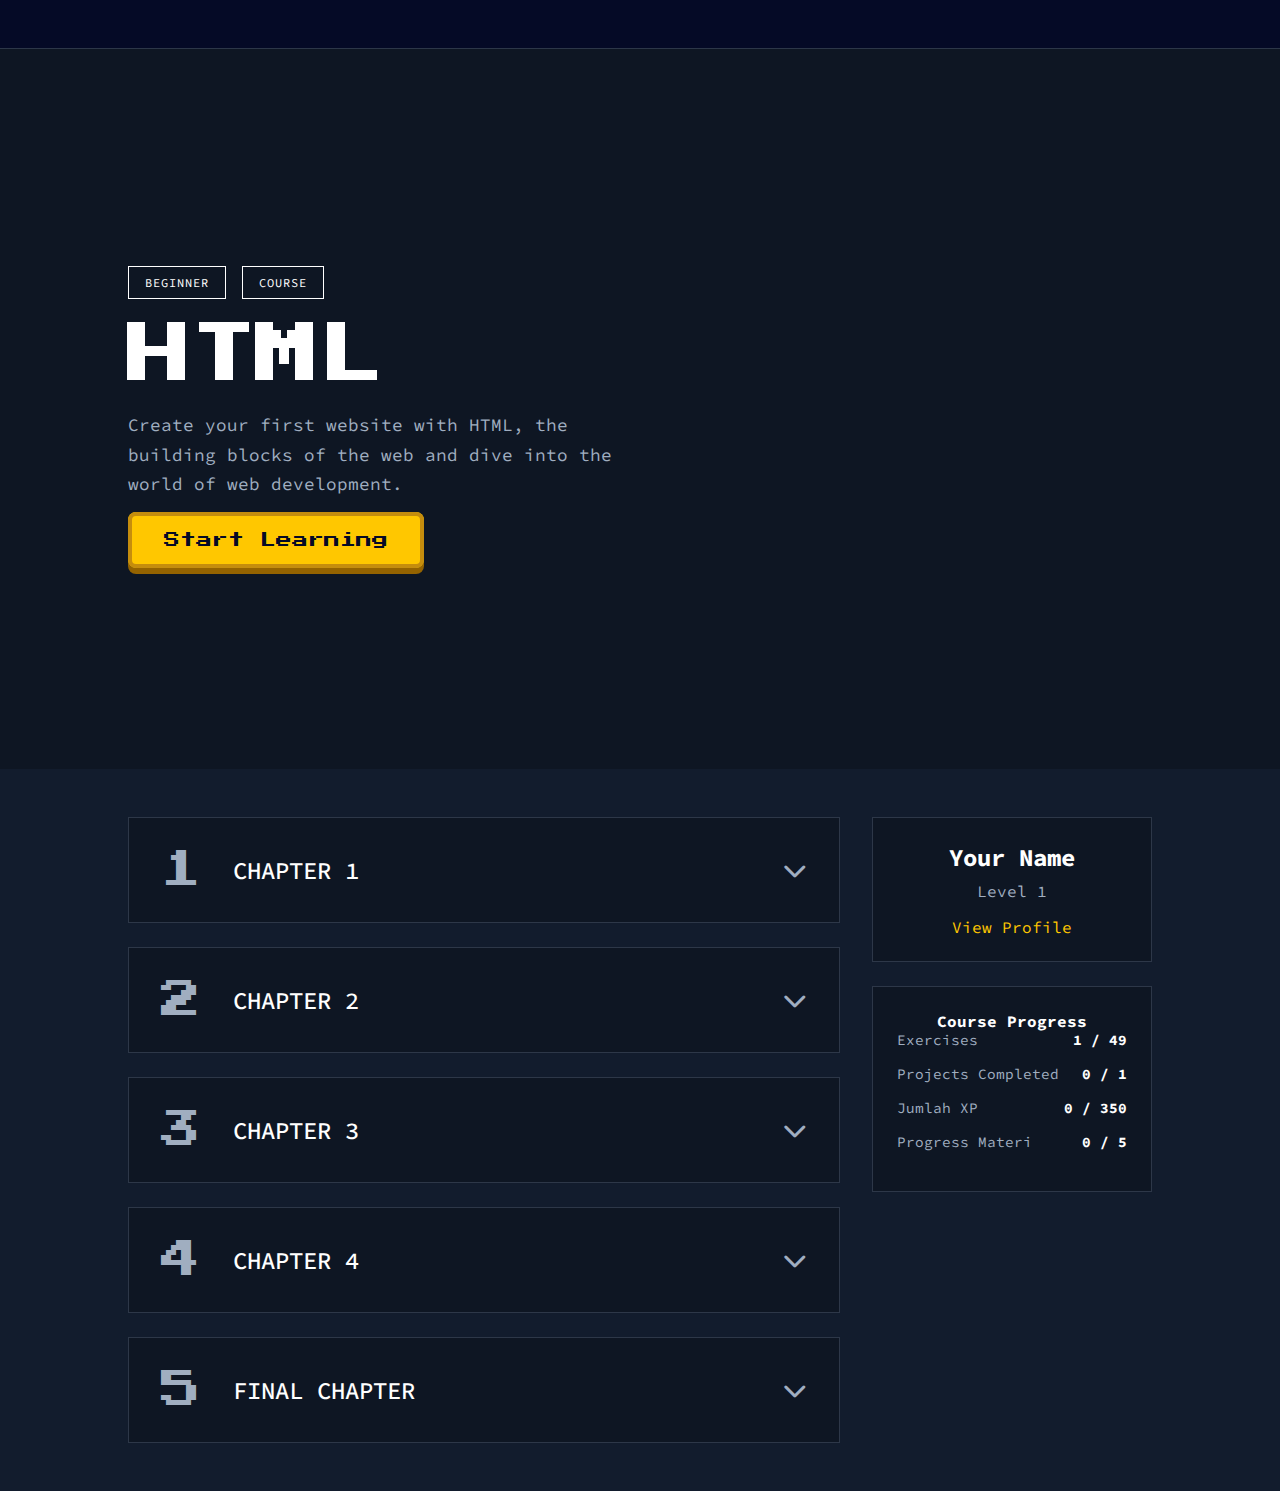
<file: belajar-gabungan.html>
<!DOCTYPE html>
<html lang="en">
<head>
    <meta charset="UTF-8">
    <meta name="viewport" content="width=device-width, initial-scale=1.0">
    <title>HTML Course - Coding Learn</title>
    <!-- Font Pixel untuk judul -->
    <link rel="preconnect" href="https://fonts.googleapis.com">
    <link rel="preconnect" href="https://fonts.gstatic.com" crossorigin>
    <link href="https://fonts.googleapis.com/css2?family=Press+Start+2P&display=swap" rel="stylesheet">
    <!-- Font utama Anda -->
    <link href="https://fonts.googleapis.com/css2?family=Source+Code+Pro:ital,wght@0,200..900;1,200..900&display=swap" rel="stylesheet">
    <link rel="stylesheet" href="https://cdnjs.cloudflare.com/ajax/libs/font-awesome/6.6.0/css/all.min.css">
    
    <style>
        :root {
            --primary: #050a26;
            --secondery: #ffc700;
            --latar: #0E1623;
            --border-color: #2d3748;
            --text-primary: #ffffff;
            --text-secondary: #a0aec0;
            --blue-btn: #3b82f6;
            --blue-btn-hover: #60a5fa;
            --pixel-border-yellow: #c58d0d; /* [DIUBAH] Warna border kuning */
            --pixel-shadow-yellow: #946300; /* [BARU] Warna bayangan kuning */
            --pixel-border-blue: #1e40af;  /* [DIUBAH] Warna border biru */
            --pixel-shadow-blue: #1e3a8a;   /* [BARU] Warna bayangan biru */
        }
        * { margin: 0; padding: 0; box-sizing: border-box; }
        body { 
            background-color: var(--latar); 
            color: var(--text-primary);
            font-family: "Source Code Pro", monospace;
        }
        .placeholder-navbar {
            padding: 1.5rem 2rem;
            background-color: var(--primary);
            border-bottom: 1px solid var(--border-color);
            color: var(--text-secondary);
            font-size: 1rem;
        }
        .hero-container {
            height: 80vh;
            width: 100%;
            background-image: url('');
            background-size: cover;
            background-position: center;
            display: flex;
            align-items: center;
            padding: 0 10%;
        }
        .hero-content { max-width: 600px; }
        .hero-tags { display: flex; gap: 1rem; margin-bottom: 1.5rem; }
        .hero-tags span {
            border: 1.5px solid var(--text-primary);
            padding: 0.5rem 1rem;
            font-size: 0.75rem;
            letter-spacing: 1px;
        }
        .hero-title {
            font-family: 'Press Start 2P', cursive;
            font-size: 4rem;
            margin-bottom: 1.5rem;
        }
        .hero-description {
            font-size: 1.1rem;
            line-height: 1.7;
            color: var(--text-secondary);
            max-width: 500px;
            margin-bottom: 2rem;
        }
        /* [UPDATED] Pixel Button Style */
        .pixel-btn {
            font-family: 'Press Start 2P', cursive;
            text-decoration: none;
            cursor: pointer;
            border: 4px solid;
            border-radius: 8px;
            padding: 1rem 2rem;
            font-size: 1rem;
            position: relative; /* Diperlukan untuk efek bayangan */
            top: 0;
            transition: all 0.1s ease-in-out;
        }
        .pixel-btn:active {
            top: 6px; /* Bergerak ke bawah saat ditekan */
            box-shadow: none; /* Menghilangkan bayangan saat ditekan */
        }
        .pixel-btn.yellow {
            background-color: var(--secondery);
            color: var(--primary);
            border-color: var(--pixel-border-yellow);
            box-shadow: 0 6px 0 0 var(--pixel-shadow-yellow); /* Bayangan tebal di bawah */
        }
        .pixel-btn.blue {
            background-color: var(--blue-btn);
            color: var(--text-primary);
            border-color: var(--pixel-border-blue);
            box-shadow: 0 6px 0 0 var(--pixel-shadow-blue); /* Bayangan tebal di bawah */
        }
        .progress-section {
            display: flex;
            justify-content: space-between;
            background-color: #121C2D;
            padding: 3rem 10%;
            gap: 2rem;
            flex-wrap: wrap;
        }
        .chapters-container {
            flex: 3;
            display: flex;
            flex-direction: column;
            gap: 1.5rem;
        }
        .chapter-card {
            display: flex;
            flex-direction: column;
            background-color: var(--latar);
            padding: 2rem;
            border: 1px solid var(--border-color);
            cursor: pointer;
            transition: background-color 0.2s ease;
        }
        .chapter-card:hover {
            background-color: #1a263a;
        }
        .chapter-header {
            display: flex;
            align-items: center;
            width: 100%;
        }
        .chapter-number {
            font-family: 'Press Start 2P', cursive;
            font-size: 2.5rem;
            color: var(--text-secondary);
            margin-right: 2rem;
        }
        .chapter-title {
            font-size: 1.5rem;
            font-weight: 500;
            flex-grow: 1;
        }
        .chapter-toggle-icon {
            color: var(--text-secondary);
            transition: transform 0.3s ease;
            font-size: 1.5rem;
        }
        .chapter-card.active .chapter-toggle-icon {
            transform: rotate(180deg);
        }
        .exercises-list {
            max-height: 0;
            overflow: hidden;
            transition: max-height 0.4s ease-out, padding-top 0.4s ease-out;
        }
        .chapter-card.active .exercises-list {
            max-height: 1000px;
            padding-top: 1.5rem;
            transition: max-height 0.4s ease-in, padding-top 0.4s ease-in;
        }
        .chapter-description {
            color: var(--text-secondary);
            margin-bottom: 1.5rem;
            padding-left: calc(2.5rem + 2rem);
        }
        .exercise-item {
            display: flex;
            align-items: center;
            padding: 1rem;
            border: 1px solid var(--border-color);
            background-color: #121C2D;
            margin-bottom: 0.5rem;
            border-radius: 8px;
            margin-left: calc(2.5rem + 2rem);
        }
        .exercise-item > span:first-of-type {
            color: var(--text-secondary);
            width: 100px;
        }
        .exercise-item > span:nth-of-type(2) {
            flex-grow: 1;
        }
        .status-container {
            margin-left: auto;
            display: flex;
            align-items: center;
        }
        .status-completed, .status-available, .status-locked { display: none; }
        .status-completed { align-items: center; }
        .exercise-item[data-status="completed"] .status-completed { display: flex; }
        .exercise-item[data-status="available"] .status-available { display: block; }
        .exercise-item[data-status="locked"] .status-locked { display: block; }
        .status-badge { padding: 0.5rem 1.5rem; border-radius: 5px; font-weight: bold; font-size: 0.9rem; text-align: center; }
        .status-badge.done { background: none; border: 2px solid var(--text-primary); color: var(--text-primary); }
        .status-badge.pending { background: #334155; color: #94a3b8; }
        .status-badge.start {
            font-family: 'Press Start 2P', cursive;
            padding: 0.75rem 1.5rem;
            font-size: 0.8rem;
            border-width: 2px; /* Menyesuaikan ketebalan border untuk tombol kecil */
            border-bottom-width: 4px;
        }
        .status-badge.start:active {
            transform: translateY(2px);
            border-bottom-width: 2px;
        }
        .xp-badge { background-color: var(--secondery); color: var(--primary); padding: 0.5rem 1rem; font-weight: bold; border-radius: 5px; margin-left: 1rem; font-size: 0.9rem; }
        .user-progress-container { flex: 1; min-width: 280px; }
        .user-profile-card { background-color: var(--latar); border: 1px solid var(--border-color); padding: 1.5rem; margin-bottom: 1.5rem; text-align: center; }
        .user-name { font-size: 1.5rem; font-weight: bold; margin-bottom: 0.5rem; }
        .user-level { color: var(--text-secondary); margin-bottom: 1rem; }
        .view-profile-btn { color: var(--secondery); text-decoration: none; }
        .progress-details-card h4 {text-align: center;}
        .progress-details-card { background-color: var(--latar); border: 1px solid var(--border-color); padding: 1.5rem; }
        .progress-item { display: flex; justify-content: space-between; margin-bottom: 1rem; font-size: 0.9rem; }
        .progress-label { color: var(--text-secondary); }
        .progress-value { font-weight: bold; }
        .club-tag { background-color: #3b82f6; color: white; padding: 2px 6px; font-size: 0.7rem; border-radius: 4px; margin-left: 0.5rem; }
    </style>
</head>
<body>
    <div class="placeholder-navbar">
        <!-- The real navbar will be rendered here -->
    </div>

    <main>
        <section class="hero-container">
            <div class="hero-content">
                <div class="hero-tags">
                    <span>BEGINNER</span><span>COURSE</span>
                </div>
                <h1 class="hero-title">HTML</h1>
                <p class="hero-description">Create your first website with HTML, the building blocks of the web and dive into the world of web development.</p>
                <a href="#" class="hero-button pixel-btn yellow">Start Learning</a>
            </div>
        </section>

        <section class="progress-section">
            <div class="chapters-container">
                <!-- Chapter 1: Elements -->
                <div class="chapter-card">
                    <div class="chapter-header">
                        <span class="chapter-number">1</span><h2 class="chapter-title">CHAPTER 1</h2><i class="fas fa-chevron-down chapter-toggle-icon"></i>
                    </div>
                    <div class="exercises-list">
                        <p class="chapter-description">Create your first web page by learning about basic elements and tags.</p>
                        <div class="exercise-item" data-status="locked"><span>Exercise 1</span><span>Shooting Star</span><div class="status-container"><div class="status-completed"><div class="status-badge done">Done!</div><div class="xp-badge">+10XP</div></div><div class="status-available"><button class="status-badge start pixel-btn blue">Start</button></div><div class="status-locked"><div class="status-badge pending">???</div></div></div></div>
                        <div class="exercise-item" data-status="locked"><span>Exercise 2</span><span>Elemental</span><div class="status-container"><div class="status-completed"><div class="status-badge done">Done!</div><div class="xp-badge">+10XP</div></div><div class="status-available"><button class="status-badge start pixel-btn blue">Start</button></div><div class="status-locked"><div class="status-badge pending">???</div></div></div></div>
                        <div class="exercise-item" data-status="locked"><span>Exercise 3</span><span>Newspaper</span><div class="status-container"><div class="status-completed"><div class="status-badge done">Done!</div><div class="xp-badge">+10XP</div></div><div class="status-available"><button class="status-badge start pixel-btn blue">Start</button></div><div class="status-locked"><div class="status-badge pending">???</div></div></div></div>
                        <div class="exercise-item" data-status="locked"><span>Exercise 4</span><span>Corporate Talk</span><div class="status-container"><div class="status-completed"><div class="status-badge done">Done!</div><div class="xp-badge">+10XP</div></div><div class="status-available"><button class="status-badge start pixel-btn blue">Start</button></div><div class="status-locked"><div class="status-badge pending">???</div></div></div></div>
                        <div class="exercise-item" data-status="locked"><span>Exercise 5</span><span>Sous-Chef</span><div class="status-container"><div class="status-completed"><div class="status-badge done">Done!</div><div class="xp-badge">+10XP</div></div><div class="status-available"><button class="status-badge start pixel-btn blue">Start</button></div><div class="status-locked"><div class="status-badge pending">???</div></div></div></div>
                        <div class="exercise-item" data-status="locked"><span>Exercise 6</span><span>Lost Pet</span><div class="status-container"><div class="status-completed"><div class="status-badge done">Done!</div><div class="xp-badge">+10XP</div></div><div class="status-available"><button class="status-badge start pixel-btn blue">Start</button></div><div class="status-locked"><div class="status-badge pending">???</div></div></div></div>
                        <div class="exercise-item" data-status="locked"><span>Exercise 7</span><span>Final Element</span><div class="status-container"><div class="status-completed"><div class="status-badge done">Done!</div><div class="xp-badge">+10XP</div></div><div class="status-available"><button class="status-badge start pixel-btn blue">Start</button></div><div class="status-locked"><div class="status-badge pending">???</div></div></div></div>
                    </div>
                </div>
                <!-- Other Chapters... (structured the same way) -->
                <div class="chapter-card">
                    <div class="chapter-header"><span class="chapter-number">2</span><h2 class="chapter-title">CHAPTER 2</h2><i class="fas fa-chevron-down chapter-toggle-icon"></i></div>
                     <div class="exercises-list">
                        <p class="chapter-description">Learn how to structure your HTML document properly.</p>
                        <div class="exercise-item" data-status="locked"><span>Exercise 1</span><span>Anatomy</span><div class="status-container"><div class="status-completed"><div class="status-badge done">Done!</div><div class="xp-badge">+10XP</div></div><div class="status-available"><button class="status-badge start pixel-btn blue">Start</button></div><div class="status-locked"><div class="status-badge pending">???</div></div></div></div>
                        <div class="exercise-item" data-status="locked"><span>Exercise 2</span><span>Elemental</span><div class="status-container"><div class="status-completed"><div class="status-badge done">Done!</div><div class="xp-badge">+10XP</div></div><div class="status-available"><button class="status-badge start pixel-btn blue">Start</button></div><div class="status-locked"><div class="status-badge pending">???</div></div></div></div>
                        <div class="exercise-item" data-status="locked"><span>Exercise 3</span><span>Newspaper</span><div class="status-container"><div class="status-completed"><div class="status-badge done">Done!</div><div class="xp-badge">+10XP</div></div><div class="status-available"><button class="status-badge start pixel-btn blue">Start</button></div><div class="status-locked"><div class="status-badge pending">???</div></div></div></div>
                        <div class="exercise-item" data-status="locked"><span>Exercise 4</span><span>Corporate Talk</span><div class="status-container"><div class="status-completed"><div class="status-badge done">Done!</div><div class="xp-badge">+10XP</div></div><div class="status-available"><button class="status-badge start pixel-btn blue">Start</button></div><div class="status-locked"><div class="status-badge pending">???</div></div></div></div>
                        <div class="exercise-item" data-status="locked"><span>Exercise 5</span><span>Sous-Chef</span><div class="status-container"><div class="status-completed"><div class="status-badge done">Done!</div><div class="xp-badge">+10XP</div></div><div class="status-available"><button class="status-badge start pixel-btn blue">Start</button></div><div class="status-locked"><div class="status-badge pending">???</div></div></div></div>
                        <div class="exercise-item" data-status="locked"><span>Exercise 6</span><span>Lost Pet</span><div class="status-container"><div class="status-completed"><div class="status-badge done">Done!</div><div class="xp-badge">+10XP</div></div><div class="status-available"><button class="status-badge start pixel-btn blue">Start</button></div><div class="status-locked"><div class="status-badge pending">???</div></div></div></div>
                        <div class="exercise-item" data-status="locked"><span>Exercise 7</span><span>Final Element</span><div class="status-container"><div class="status-completed"><div class="status-badge done">Done!</div><div class="xp-badge">+10XP</div></div><div class="status-available"><button class="status-badge start pixel-btn blue">Start</button></div><div class="status-locked"><div class="status-badge pending">???</div></div></div></div>
                        <!-- ... 6 more exercises -->
                    </div>
                </div>
                <div class="chapter-card">
                     <div class="chapter-header"><span class="chapter-number">3</span><h2 class="chapter-title">CHAPTER 3</h2><i class="fas fa-chevron-down chapter-toggle-icon"></i></div>
                    <div class="exercises-list">
                        <p class="chapter-description">Understand how to collect user input with forms.</p>
                        <div class="exercise-item" data-status="locked"><span>Exercise 1</span><span>Form Tag</span><div class="status-container"><div class="status-completed"><div class="status-badge done">Done!</div><div class="xp-badge">+10XP</div></div><div class="status-available"><button class="status-badge start pixel-btn blue">Start</button></div><div class="status-locked"><div class="status-badge pending">???</div></div></div></div>
                        <div class="exercise-item" data-status="locked"><span>Exercise 2</span><span>Elemental</span><div class="status-container"><div class="status-completed"><div class="status-badge done">Done!</div><div class="xp-badge">+10XP</div></div><div class="status-available"><button class="status-badge start pixel-btn blue">Start</button></div><div class="status-locked"><div class="status-badge pending">???</div></div></div></div>
                        <div class="exercise-item" data-status="locked"><span>Exercise 3</span><span>Newspaper</span><div class="status-container"><div class="status-completed"><div class="status-badge done">Done!</div><div class="xp-badge">+10XP</div></div><div class="status-available"><button class="status-badge start pixel-btn blue">Start</button></div><div class="status-locked"><div class="status-badge pending">???</div></div></div></div>
                        <div class="exercise-item" data-status="locked"><span>Exercise 4</span><span>Corporate Talk</span><div class="status-container"><div class="status-completed"><div class="status-badge done">Done!</div><div class="xp-badge">+10XP</div></div><div class="status-available"><button class="status-badge start pixel-btn blue">Start</button></div><div class="status-locked"><div class="status-badge pending">???</div></div></div></div>
                        <div class="exercise-item" data-status="locked"><span>Exercise 5</span><span>Sous-Chef</span><div class="status-container"><div class="status-completed"><div class="status-badge done">Done!</div><div class="xp-badge">+10XP</div></div><div class="status-available"><button class="status-badge start pixel-btn blue">Start</button></div><div class="status-locked"><div class="status-badge pending">???</div></div></div></div>
                        <div class="exercise-item" data-status="locked"><span>Exercise 6</span><span>Lost Pet</span><div class="status-container"><div class="status-completed"><div class="status-badge done">Done!</div><div class="xp-badge">+10XP</div></div><div class="status-available"><button class="status-badge start pixel-btn blue">Start</button></div><div class="status-locked"><div class="status-badge pending">???</div></div></div></div>
                        <div class="exercise-item" data-status="locked"><span>Exercise 7</span><span>Final Element</span><div class="status-container"><div class="status-completed"><div class="status-badge done">Done!</div><div class="xp-badge">+10XP</div></div><div class="status-available"><button class="status-badge start pixel-btn blue">Start</button></div><div class="status-locked"><div class="status-badge pending">???</div></div></div></div>
                        <!-- ... 6 more exercises -->
                    </div>
                </div>
                <div class="chapter-card">
                    <div class="chapter-header"><span class="chapter-number">4</span><h2 class="chapter-title">CHAPTER 4</h2><i class="fas fa-chevron-down chapter-toggle-icon"></i></div>
                    <div class="exercises-list">
                        <p class="chapter-description">Write more meaningful and accessible HTML with semantic tags.</p>
                        <div class="exercise-item" data-status="locked"><span>Exercise 1</span><span>Header</span><div class="status-container"><div class="status-completed"><div class="status-badge done">Done!</div><div class="xp-badge">+10XP</div></div><div class="status-available"><button class="status-badge start pixel-btn blue">Start</button></div><div class="status-locked"><div class="status-badge pending">???</div></div></div></div>
                        <div class="exercise-item" data-status="locked"><span>Exercise 2</span><span>Elemental</span><div class="status-container"><div class="status-completed"><div class="status-badge done">Done!</div><div class="xp-badge">+10XP</div></div><div class="status-available"><button class="status-badge start pixel-btn blue">Start</button></div><div class="status-locked"><div class="status-badge pending">???</div></div></div></div>
                        <div class="exercise-item" data-status="locked"><span>Exercise 3</span><span>Newspaper</span><div class="status-container"><div class="status-completed"><div class="status-badge done">Done!</div><div class="xp-badge">+10XP</div></div><div class="status-available"><button class="status-badge start pixel-btn blue">Start</button></div><div class="status-locked"><div class="status-badge pending">???</div></div></div></div>
                        <div class="exercise-item" data-status="locked"><span>Exercise 4</span><span>Corporate Talk</span><div class="status-container"><div class="status-completed"><div class="status-badge done">Done!</div><div class="xp-badge">+10XP</div></div><div class="status-available"><button class="status-badge start pixel-btn blue">Start</button></div><div class="status-locked"><div class="status-badge pending">???</div></div></div></div>
                        <div class="exercise-item" data-status="locked"><span>Exercise 5</span><span>Sous-Chef</span><div class="status-container"><div class="status-completed"><div class="status-badge done">Done!</div><div class="xp-badge">+10XP</div></div><div class="status-available"><button class="status-badge start pixel-btn blue">Start</button></div><div class="status-locked"><div class="status-badge pending">???</div></div></div></div>
                        <div class="exercise-item" data-status="locked"><span>Exercise 6</span><span>Lost Pet</span><div class="status-container"><div class="status-completed"><div class="status-badge done">Done!</div><div class="xp-badge">+10XP</div></div><div class="status-available"><button class="status-badge start pixel-btn blue">Start</button></div><div class="status-locked"><div class="status-badge pending">???</div></div></div></div>
                        <div class="exercise-item" data-status="locked"><span>Exercise 7</span><span>Final Element</span><div class="status-container"><div class="status-completed"><div class="status-badge done">Done!</div><div class="xp-badge">+10XP</div></div><div class="status-available"><button class="status-badge start pixel-btn blue">Start</button></div><div class="status-locked"><div class="status-badge pending">???</div></div></div></div>
                        <!-- ... 6 more exercises -->
                    </div>
                </div>
                <div class="chapter-card">
                    <div class="chapter-header"><span class="chapter-number">5</span><h2 class="chapter-title">FINAL CHAPTER</h2><i class="fas fa-chevron-down chapter-toggle-icon"></i></div>
                    <div class="exercises-list">
                        <p class="chapter-description">Combine all your knowledge to build a simple project from scratch.</p>
                        <div class="exercise-item" data-status="locked"><span>Exercise 1</span><span>Recipe Page</span><div class="status-container"><div class="status-completed"><div class="status-badge done">Done!</div><div class="xp-badge">+20XP</div></div><div class="status-available"><button class="status-badge start pixel-btn blue">Start</button></div><div class="status-locked"><div class="status-badge pending">???</div></div></div></div>
                        <div class="exercise-item" data-status="locked"><span>Exercise 2</span><span>Elemental</span><div class="status-container"><div class="status-completed"><div class="status-badge done">Done!</div><div class="xp-badge">+10XP</div></div><div class="status-available"><button class="status-badge start pixel-btn blue">Start</button></div><div class="status-locked"><div class="status-badge pending">???</div></div></div></div>
                        <div class="exercise-item" data-status="locked"><span>Exercise 3</span><span>Newspaper</span><div class="status-container"><div class="status-completed"><div class="status-badge done">Done!</div><div class="xp-badge">+10XP</div></div><div class="status-available"><button class="status-badge start pixel-btn blue">Start</button></div><div class="status-locked"><div class="status-badge pending">???</div></div></div></div>
                        <div class="exercise-item" data-status="locked"><span>Exercise 4</span><span>Corporate Talk</span><div class="status-container"><div class="status-completed"><div class="status-badge done">Done!</div><div class="xp-badge">+10XP</div></div><div class="status-available"><button class="status-badge start pixel-btn blue">Start</button></div><div class="status-locked"><div class="status-badge pending">???</div></div></div></div>
                        <div class="exercise-item" data-status="locked"><span>Exercise 5</span><span>Sous-Chef</span><div class="status-container"><div class="status-completed"><div class="status-badge done">Done!</div><div class="xp-badge">+10XP</div></div><div class="status-available"><button class="status-badge start pixel-btn blue">Start</button></div><div class="status-locked"><div class="status-badge pending">???</div></div></div></div>
                        <div class="exercise-item" data-status="locked"><span>Exercise 6</span><span>Lost Pet</span><div class="status-container"><div class="status-completed"><div class="status-badge done">Done!</div><div class="xp-badge">+10XP</div></div><div class="status-available"><button class="status-badge start pixel-btn blue">Start</button></div><div class="status-locked"><div class="status-badge pending">???</div></div></div></div>
                        <div class="exercise-item" data-status="locked"><span>Exercise 7</span><span>Final Element</span><div class="status-container"><div class="status-completed"><div class="status-badge done">Done!</div><div class="xp-badge">+10XP</div></div><div class="status-available"><button class="status-badge start pixel-btn blue">Start</button></div><div class="status-locked"><div class="status-badge pending">???</div></div></div></div>
                        <!-- ... 6 more exercises -->
                    </div>
                </div>
            </div>
            <aside class="user-progress-container">
                <div class="user-profile-card">
                    <h3 class="user-name">Your Name</h3>
                    <p class="user-level">Level 1</p>
                    <a href="#" class="view-profile-btn">View Profile</a>
                </div>
                <div class="progress-details-card">
                    <h4>Course Progress</h4>
                    <div class="progress-item">
                        <span class="progress-label">Exercises</span><span class="progress-value">1 / 49</span>
                    </div>
                    <div class="progress-item">
                        <span class="progress-label">Projects Completed</span><span class="progress-value">0 / 1</span>
                    </div>
                    <div class="progress-item">
                        <span class="progress-label">Jumlah XP</span><span class="progress-value">0 / 350</span>
                    </div>
                    <div class="progress-item">
                        <span class="progress-label">Progress Materi</span><span class="progress-value">0 / 5</span>
                    </div>
                </div>
            </aside>
        </section>
    </main>

    <script>
        document.addEventListener('DOMContentLoaded', () => {
            // Accordion logic
            const chapterCards = document.querySelectorAll(".chapter-card");
            chapterCards.forEach(card => {
                const header = card.querySelector('.chapter-header');
                if (header) {
                    header.addEventListener('click', () => {
                        const wasActive = card.classList.contains('active');
                        chapterCards.forEach(c => {
                            if (c !== card) c.classList.remove('active');
                        });
                        card.classList.toggle('active', !wasActive);
                    });
                }
            });

            // Dynamic hero button logic
            const completedExercises = document.querySelectorAll('.exercise-item[data-status="completed"]');
            const learningButton = document.querySelector('.hero-button');
            if (completedExercises.length > 0 && learningButton) {
                learningButton.textContent = 'Resume Learning';
            }

            // Sequential Exercise Logic
            function updateExerciseState() {
                const allExercises = document.querySelectorAll('.exercise-item');
                let previousCompleted = true;

                allExercises.forEach(exercise => {
                    const currentStatus = exercise.getAttribute('data-status');
                    if (currentStatus === 'completed') {
                        previousCompleted = true;
                    } else {
                        if (previousCompleted) {
                            exercise.setAttribute('data-status', 'available');
                            previousCompleted = false;
                        } else {
                            exercise.setAttribute('data-status', 'locked');
                        }
                    }
                });
                addStartButtonListeners();
            }

            function addStartButtonListeners() {
                document.querySelectorAll('.status-badge.start').forEach(button => {
                    // This is a trick to remove old event listeners
                    const newButton = button.cloneNode(true);
                    button.parentNode.replaceChild(newButton, button);
                });

                document.querySelectorAll('.status-badge.start').forEach(button => {
                    button.addEventListener('click', (e) => {
                        e.stopPropagation();
                        const exerciseItem = e.target.closest('.exercise-item');
                        
                        // In a real app, this would open a lab/modal.
                        // Here, we simulate completion.
                        alert(`Starting lab for: "${exerciseItem.querySelector('span:nth-of-type(2)').textContent}"`);
                        
                        exerciseItem.setAttribute('data-status', 'completed');
                        updateExerciseState();
                    });
                });
            }

            // Initial setup on page load
            updateExerciseState();
        });
    </script>
</body>
</html>
</file>
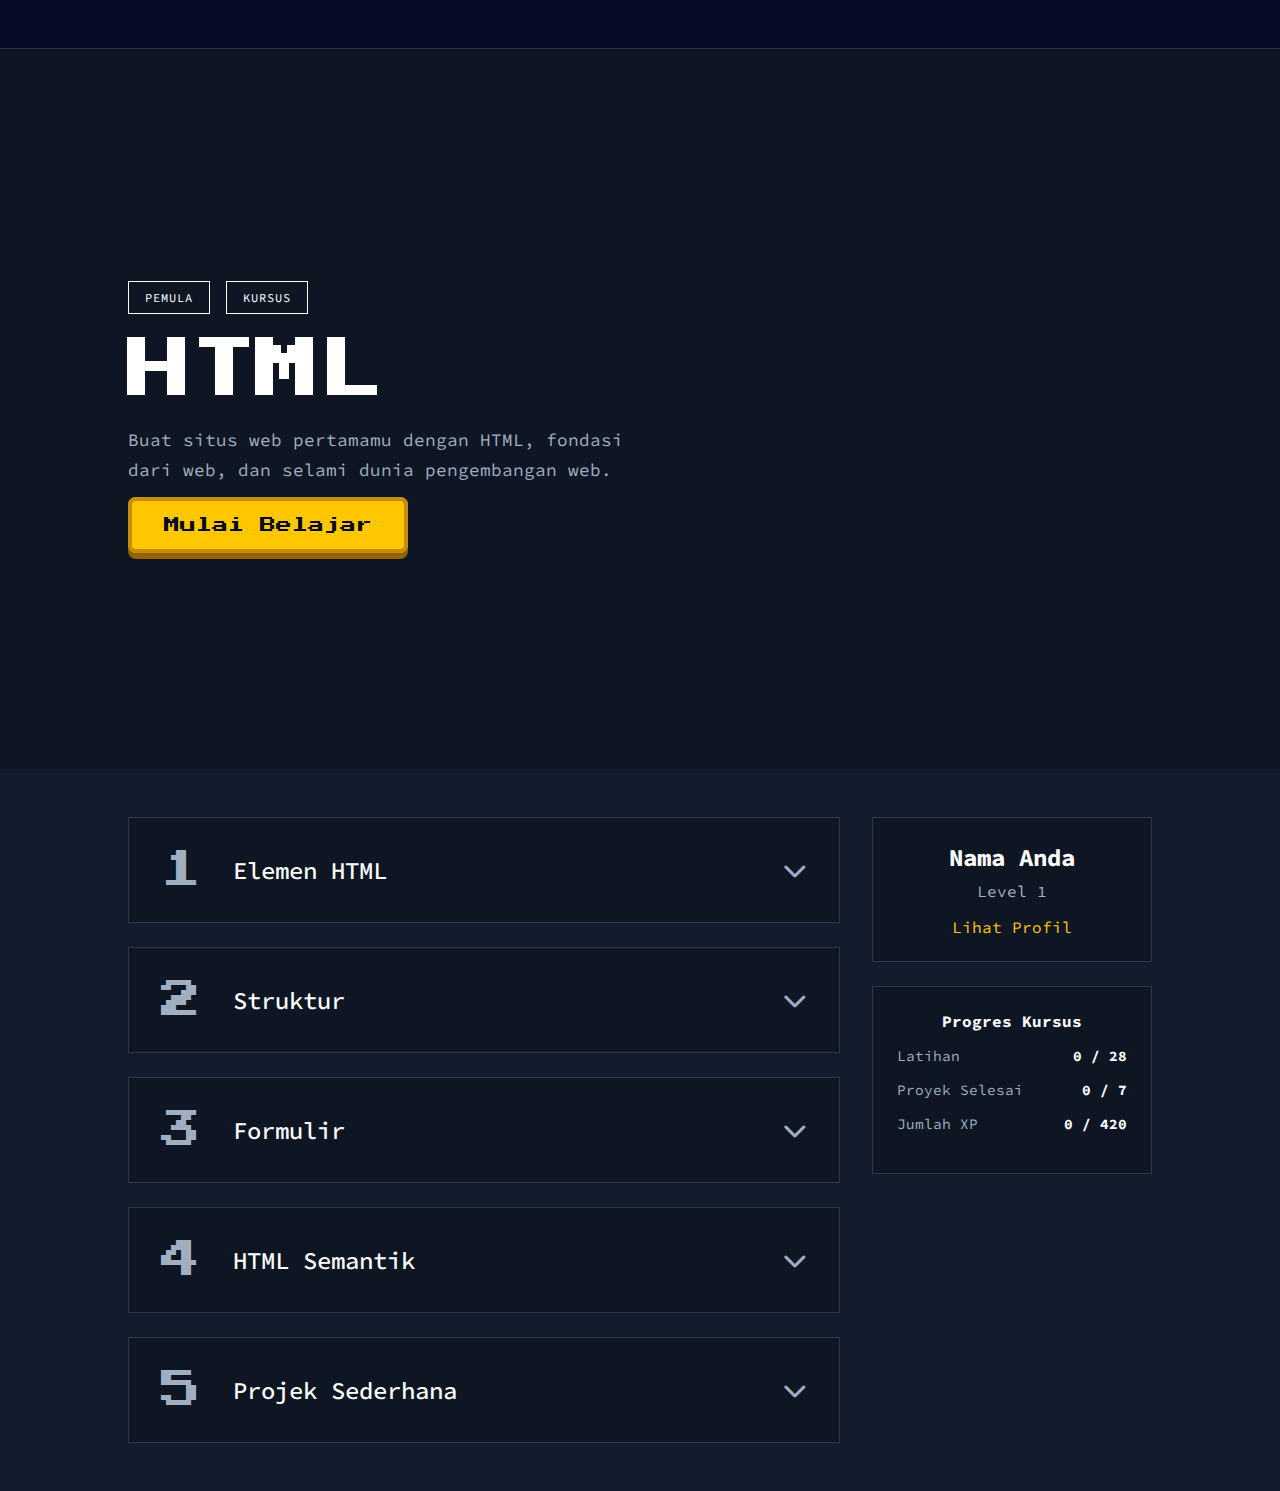
<file: belajar-html.html>
<!DOCTYPE html>
<html lang="id">
<head>
    <meta charset="UTF-8">
    <meta name="viewport" content="width=device-width, initial-scale=1.0">
    <title>Kursus HTML - Coding Learn</title>
    <!-- Font Pixel untuk judul -->
    <link rel="preconnect" href="https://fonts.googleapis.com">
    <link rel="preconnect" href="https://fonts.gstatic.com" crossorigin>
    <link href="https://fonts.googleapis.com/css2?family=Press+Start+2P&display=swap" rel="stylesheet">
    <!-- Font utama  -->
    <link href="https://fonts.googleapis.com/css2?family=Source+Code+Pro:ital,wght@0,200..900;1,200..900&display=swap" rel="stylesheet">
    <link rel="stylesheet" href="https://cdnjs.cloudflare.com/ajax/libs/font-awesome/6.6.0/css/all.min.css">
    
    <style>
        :root {
            --primary: #050a26;
            --secondery: #ffc700;
            --latar: #0E1623;
            --border-color: #2d3748;
            --text-primary: #ffffff;
            --text-secondary: #a0aec0;
            --blue-btn: #3b82f6;
            --blue-btn-hover: #60a5fa;
            --pixel-border-yellow: #c58d0d;
            --pixel-shadow-yellow: #946300;
            --pixel-border-blue: #1e40af;
            --pixel-shadow-blue: #1e3a8a;
        }
        * { margin: 0; padding: 0; box-sizing: border-box; }
        body { 
            background-color: var(--latar); 
            color: var(--text-primary);
            font-family: "Source Code Pro", monospace;
        }
        .placeholder-navbar {
            padding: 1.5rem 2rem;
            background-color: var(--primary);
            border-bottom: 1px solid var(--border-color);
            color: var(--text-secondary);
            font-size: 1rem;
        }
        .hero-container {
            height: 80vh;
            width: 100%;
            background-image: url('');
            background-size: cover;
            background-position: center;
            display: flex;
            align-items: center;
            padding: 0 10%;
        }
        .hero-content { max-width: 600px; }
        .hero-tags { display: flex; gap: 1rem; margin-bottom: 1.5rem; }
        .hero-tags span {
            border: 1.5px solid var(--text-primary);
            padding: 0.5rem 1rem;
            font-size: 0.75rem;
            letter-spacing: 1px;
        }
        .hero-title {
            font-family: 'Press Start 2P', cursive;
            font-size: 4rem;
            margin-bottom: 1.5rem;
        }
        .hero-description {
            font-size: 1.1rem;
            line-height: 1.7;
            color: var(--text-secondary);
            max-width: 500px;
            margin-bottom: 2rem;
        }
        .pixel-btn {
            font-family: 'Press Start 2P', cursive;
            text-decoration: none;
            cursor: pointer;
            border: 4px solid;
            border-radius: 8px;
            padding: 1rem 2rem;
            font-size: 1rem;
            position: relative;
            top: 0;
            transition: all 0.1s ease-in-out;
        }
        .pixel-btn:active {
            top: 6px;
            box-shadow: none;
        }
        .pixel-btn.yellow {
            background-color: var(--secondery);
            color: var(--primary);
            border-color: var(--pixel-border-yellow);
            box-shadow: 0 6px 0 0 var(--pixel-shadow-yellow);
        }
        .pixel-btn.blue {
            background-color: var(--blue-btn);
            color: var(--text-primary);
            border-color: var(--pixel-border-blue);
            box-shadow: 0 6px 0 0 var(--pixel-shadow-blue);
        }
        .progress-section {
            display: flex;
            justify-content: space-between;
            background-color: #121C2D;
            padding: 3rem 10%;
            gap: 2rem;
            flex-wrap: wrap;
        }
        .chapters-container {
            flex: 3;
            display: flex;
            flex-direction: column;
            gap: 1.5rem;
        }
        .chapter-card {
            display: flex;
            flex-direction: column;
            background-color: var(--latar);
            padding: 2rem;
            border: 1px solid var(--border-color);
            transition: background-color 0.2s ease;
        }
        .chapter-header {
            cursor: pointer;
        }
        .chapter-card:hover {
            background-color: #1a263a;
        }
        .chapter-header {
            display: flex;
            align-items: center;
            width: 100%;
        }
        .chapter-number {
            font-family: 'Press Start 2P', cursive;
            font-size: 2.5rem;
            color: var(--text-secondary);
            margin-right: 2rem;
        }
        .chapter-title {
            font-size: 1.5rem;
            font-weight: 500;
            flex-grow: 1;
        }
        .chapter-toggle-icon {
            color: var(--text-secondary);
            transition: transform 0.3s ease;
            font-size: 1.5rem;
        }
        .chapter-card.active .chapter-toggle-icon {
            transform: rotate(180deg);
        }
        .exercises-list {
            max-height: 0;
            overflow: hidden;
            transition: max-height 0.4s ease-out, padding-top 0.4s ease-out;
        }
        .chapter-card.active .exercises-list {
            max-height: 1000px;
            padding-top: 1.5rem;
            transition: max-height 0.4s ease-in, padding-top 0.4s ease-in;
        }
        .chapter-description {
            color: var(--text-secondary);
            margin-bottom: 1.5rem;
            padding-left: calc(2.5rem + 2rem);
        }
        .exercise-item {
            display: flex;
            align-items: center;
            padding: 1rem;
            border: 1px solid var(--border-color);
            background-color: #121C2D;
            margin-bottom: 0.5rem;
            border-radius: 8px;
            margin-left: calc(2.5rem + 2rem);
        }
        .exercise-item > span:first-of-type {
            color: var(--text-secondary);
            width: 100px;
        }
        .exercise-item > span:nth-of-type(2) {
            flex-grow: 1;
        }
        .status-container {
            margin-left: auto;
            display: flex;
            align-items: center;
        }
        .status-completed, .status-available, .status-locked { display: none; }
        .status-completed { align-items: center; }
        .exercise-item[data-status="completed"] .status-completed { display: flex; }
        .exercise-item[data-status="available"] .status-available { display: block; }
        .exercise-item[data-status="locked"] .status-locked { display: block; }
        .status-badge { padding: 0.5rem 1.5rem; border-radius: 5px; font-weight: bold; font-size: 0.9rem; text-align: center; }
        .status-badge.done { background: none; border: 2px solid var(--text-primary); color: var(--text-primary); }
        .status-badge.pending { background: #334155; color: #94a3b8; }
        .status-badge.start {
            font-family: 'Press Start 2P', cursive;
            padding: 0.75rem 1.5rem;
            font-size: 0.8rem;
            border-width: 2px;
            border-bottom-width: 4px;
        }
        .status-badge.start:active {
            transform: translateY(2px);
            border-bottom-width: 2px;
        }
        .xp-badge { background-color: var(--secondery); color: var(--primary); padding: 0.5rem 1rem; font-weight: bold; border-radius: 5px; margin-left: 1rem; font-size: 0.9rem; }
        .user-progress-container { flex: 1; min-width: 280px; }
        .user-profile-card { background-color: var(--latar); border: 1px solid var(--border-color); padding: 1.5rem; margin-bottom: 1.5rem; text-align: center; }
        .user-name { font-size: 1.5rem; font-weight: bold; margin-bottom: 0.5rem; }
        .user-level { color: var(--text-secondary); margin-bottom: 1rem; }
        .view-profile-btn { color: var(--secondery); text-decoration: none; }
        .progress-details-card h4 {text-align: center; margin-bottom: 1rem;}
        .progress-details-card { background-color: var(--latar); border: 1px solid var(--border-color); padding: 1.5rem; }
        .progress-item { display: flex; justify-content: space-between; margin-bottom: 1rem; font-size: 0.9rem; }
        .progress-label { color: var(--text-secondary); }
        .progress-value { font-weight: bold; }
    </style>
</head>
<body>
    <div class="placeholder-navbar">
        <!-- Navbar Placeholder -->
    </div>

    <main>
        <section class="hero-container">
            <div class="hero-content">
                <div class="hero-tags">
                    <span>PEMULA</span><span>KURSUS</span>
                </div>
                <h1 class="hero-title">HTML</h1>
                <p class="hero-description">Buat situs web pertamamu dengan HTML, fondasi dari web, dan selami dunia pengembangan web.</p>
                <a href="lab-html.html" class="hero-button pixel-btn yellow">Mulai Belajar</a>
            </div>
        </section>

        <section class="progress-section">
            <div class="chapters-container">
                <!-- Chapter 1: Elemen HTML -->
                <div class="chapter-card" data-chapter-id="1">
                    <div class="chapter-header">
                        <span class="chapter-number">1</span><h2 class="chapter-title">Elemen HTML</h2><i class="fas fa-chevron-down chapter-toggle-icon"></i>
                    </div>
                    <div class="exercises-list">
                        <p class="chapter-description">Buat halaman web pertamamu dengan mempelajari elemen dan tag dasar.</p>
                        <!-- Exercises 1-7 -->
                        <div class="exercise-item" data-exercise-id="1"><span>Latihan 1</span><span>Bintang Jatuh</span><div class="status-container"><div class="status-completed"><div class="status-badge done">Selesai!</div><div class="xp-badge">+10XP</div></div><div class="status-available"><a href="lab-html.html?exercise=1" class="status-badge start pixel-btn blue">Mulai</a></div><div class="status-locked"><div class="status-badge pending">???</div></div></div></div>
                        <div class="exercise-item" data-exercise-id="2"><span>Latihan 2</span><span>Dasar Elemen</span><div class="status-container"><div class="status-completed"><div class="status-badge done">Selesai!</div><div class="xp-badge">+10XP</div></div><div class="status-available"><a href="lab-html.html?exercise=2" class="status-badge start pixel-btn blue">Mulai</a></div><div class="status-locked"><div class="status-badge pending">???</div></div></div></div>
                        <div class="exercise-item" data-exercise-id="3"><span>Latihan 3</span><span>Surat Kabar</span><div class="status-container"><div class="status-completed"><div class="status-badge done">Selesai!</div><div class="xp-badge">+10XP</div></div><div class="status-available"><a href="lab-html.html?exercise=3" class="status-badge start pixel-btn blue">Mulai</a></div><div class="status-locked"><div class="status-badge pending">???</div></div></div></div>
                        <div class="exercise-item" data-exercise-id="4"><span>Latihan 4</span><span>Penekanan Teks</span><div class="status-container"><div class="status-completed"><div class="status-badge done">Selesai!</div><div class="xp-badge">+10XP</div></div><div class="status-available"><a href="lab-html.html?exercise=4" class="status-badge start pixel-btn blue">Mulai</a></div><div class="status-locked"><div class="status-badge pending">???</div></div></div></div>
                        <div class="exercise-item" data-exercise-id="5"><span>Latihan 5</span><span>Daftar Belanja</span><div class="status-container"><div class="status-completed"><div class="status-badge done">Selesai!</div><div class="xp-badge">+10XP</div></div><div class="status-available"><a href="lab-html.html?exercise=5" class="status-badge start pixel-btn blue">Mulai</a></div><div class="status-locked"><div class="status-badge pending">???</div></div></div></div>
                        <div class="exercise-item" data-exercise-id="6"><span>Latihan 6</span><span>Hewan Hilang</span><div class="status-container"><div class="status-completed"><div class="status-badge done">Selesai!</div><div class="xp-badge">+10XP</div></div><div class="status-available"><a href="lab-html.html?exercise=6" class="status-badge start pixel-btn blue">Mulai</a></div><div class="status-locked"><div class="status-badge pending">???</div></div></div></div>
                        <div class="exercise-item" data-exercise-id="7"><span>Latihan 7</span><span>Elemen Terakhir</span><div class="status-container"><div class="status-completed"><div class="status-badge done">Selesai!</div><div class="xp-badge">+10XP</div></div><div class="status-available"><a href="lab-html.html?exercise=7" class="status-badge start pixel-btn blue">Mulai</a></div><div class="status-locked"><div class="status-badge pending">???</div></div></div></div>
                    </div>
                </div>
                <!-- CHAPTER 2: Struktur -->
                <div class="chapter-card" data-chapter-id="2">
                   <div class="chapter-header"><span class="chapter-number">2</span><h2 class="chapter-title">Struktur</h2><i class="fas fa-chevron-down chapter-toggle-icon"></i></div>
                       <div class="exercises-list">
                            <p class="chapter-description">Pelajari cara menyusun dokumen HTML-mu dengan benar.</p>
                            <!-- Exercises 8-14 -->
                            <div class="exercise-item" data-exercise-id="8"><span>Latihan 1</span><span>Cetak Biru</span><div class="status-container"><div class="status-completed"><div class="status-badge done">Selesai!</div><div class="xp-badge">+10XP</div></div><div class="status-available"><a href="lab-html.html?exercise=8" class="status-badge start pixel-btn blue">Mulai</a></div><div class="status-locked"><div class="status-badge pending">???</div></div></div></div>
                            <div class="exercise-item" data-exercise-id="9"><span>Latihan 2</span><span>Kepala & Badan</span><div class="status-container"><div class="status-completed"><div class="status-badge done">Selesai!</div><div class="xp-badge">+10XP</div></div><div class="status-available"><a href="lab-html.html?exercise=9" class="status-badge start pixel-btn blue">Mulai</a></div><div class="status-locked"><div class="status-badge pending">???</div></div></div></div>
                            <div class="exercise-item" data-exercise-id="10"><span>Latihan 3</span><span>Judul Halaman</span><div class="status-container"><div class="status-completed"><div class="status-badge done">Selesai!</div><div class="xp-badge">+10XP</div></div><div class="status-available"><a href="lab-html.html?exercise=10" class="status-badge start pixel-btn blue">Mulai</a></div><div class="status-locked"><div class="status-badge pending">???</div></div></div></div>
                            <div class="exercise-item" data-exercise-id="11"><span>Latihan 4</span><span>Info Meta</span><div class="status-container"><div class="status-completed"><div class="status-badge done">Selesai!</div><div class="xp-badge">+10XP</div></div><div class="status-available"><a href="lab-html.html?exercise=11" class="status-badge start pixel-btn blue">Mulai</a></div><div class="status-locked"><div class="status-badge pending">???</div></div></div></div>
                            <div class="exercise-item" data-exercise-id="12"><span>Latihan 5</span><span>Komentar</span><div class="status-container"><div class="status-completed"><div class="status-badge done">Selesai!</div><div class="xp-badge">+10XP</div></div><div class="status-available"><a href="lab-html.html?exercise=12" class="status-badge start pixel-btn blue">Mulai</a></div><div class="status-locked"><div class="status-badge pending">???</div></div></div></div>
                            <div class="exercise-item" data-exercise-id="13"><span>Latihan 6</span><span>Div & Span</span><div class="status-container"><div class="status-completed"><div class="status-badge done">Selesai!</div><div class="xp-badge">+10XP</div></div><div class="status-available"><a href="lab-html.html?exercise=13" class="status-badge start pixel-btn blue">Mulai</a></div><div class="status-locked"><div class="status-badge pending">???</div></div></div></div>
                            <div class="exercise-item" data-exercise-id="14"><span>Latihan 7</span><span>Struktur Lengkap</span><div class="status-container"><div class="status-completed"><div class="status-badge done">Selesai!</div><div class="xp-badge">+10XP</div></div><div class="status-available"><a href="lab-html.html?exercise=14" class="status-badge start pixel-btn blue">Mulai</a></div><div class="status-locked"><div class="status-badge pending">???</div></div></div></div>
                        </div>
                </div>
                <!-- CHAPTER 3: Forms -->
                <div class="chapter-card" data-chapter-id="3">
                    <div class="chapter-header"><span class="chapter-number">3</span><h2 class="chapter-title">Formulir</h2><i class="fas fa-chevron-down chapter-toggle-icon"></i></div>
                    <div class="exercises-list">
                        <p class="chapter-description">Pahami cara mengumpulkan input pengguna dengan formulir.</p>
                        <!-- Exercises 15-21 -->
                        <div class="exercise-item" data-exercise-id="15"><span>Latihan 1</span><span>Wadah Formulir</span><div class="status-container"><div class="status-completed"><div class="status-badge done">Selesai!</div><div class="xp-badge">+10XP</div></div><div class="status-available"><a href="lab-html.html?exercise=15" class="status-badge start pixel-btn blue">Mulai</a></div><div class="status-locked"><div class="status-badge pending">???</div></div></div></div>
                        <div class="exercise-item" data-exercise-id="16"><span>Latihan 2</span><span>Input Teks</span><div class="status-container"><div class="status-completed"><div class="status-badge done">Selesai!</div><div class="xp-badge">+10XP</div></div><div class="status-available"><a href="lab-html.html?exercise=16" class="status-badge start pixel-btn blue">Mulai</a></div><div class="status-locked"><div class="status-badge pending">???</div></div></div></div>
                        <div class="exercise-item" data-exercise-id="17"><span>Latihan 3</span><span>Beri Label</span><div class="status-container"><div class="status-completed"><div class="status-badge done">Selesai!</div><div class="xp-badge">+10XP</div></div><div class="status-available"><a href="lab-html.html?exercise=17" class="status-badge start pixel-btn blue">Mulai</a></div><div class="status-locked"><div class="status-badge pending">???</div></div></div></div>
                        <div class="exercise-item" data-exercise-id="18"><span>Latihan 4</span><span>Area Teks</span><div class="status-container"><div class="status-completed"><div class="status-badge done">Selesai!</div><div class="xp-badge">+10XP</div></div><div class="status-available"><a href="lab-html.html?exercise=18" class="status-badge start pixel-btn blue">Mulai</a></div><div class="status-locked"><div class="status-badge pending">???</div></div></div></div>
                        <div class="exercise-item" data-exercise-id="19"><span>Latihan 5</span><span>Kotak Pilihan</span><div class="status-container"><div class="status-completed"><div class="status-badge done">Selesai!</div><div class="xp-badge">+10XP</div></div><div class="status-available"><a href="lab-html.html?exercise=19" class="status-badge start pixel-btn blue">Mulai</a></div><div class="status-locked"><div class="status-badge pending">???</div></div></div></div>
                        <div class="exercise-item" data-exercise-id="20"><span>Latihan 6</span><span>Jenis Input</span><div class="status-container"><div class="status-completed"><div class="status-badge done">Selesai!</div><div class="xp-badge">+10XP</div></div><div class="status-available"><a href="lab-html.html?exercise=20" class="status-badge start pixel-btn blue">Mulai</a></div><div class="status-locked"><div class="status-badge pending">???</div></div></div></div>
                        <div class="exercise-item" data-exercise-id="21"><span>Latihan 7</span><span>Tombol Kirim</span><div class="status-container"><div class="status-completed"><div class="status-badge done">Selesai!</div><div class="xp-badge">+10XP</div></div><div class="status-available"><a href="lab-html.html?exercise=21" class="status-badge start pixel-btn blue">Mulai</a></div><div class="status-locked"><div class="status-badge pending">???</div></div></div></div>
                    </div>
                </div>
                <!-- CHAPTER 4: Semantic HTML -->
                <div class="chapter-card" data-chapter-id="4">
                    <div class="chapter-header"><span class="chapter-number">4</span><h2 class="chapter-title">HTML Semantik</h2><i class="fas fa-chevron-down chapter-toggle-icon"></i></div>
                    <div class="exercises-list">
                        <p class="chapter-description">Tulis HTML yang lebih bermakna dan mudah diakses dengan tag semantik.</p>
                        <!-- Exercises 22-28 -->
                        <div class="exercise-item" data-exercise-id="22"><span>Latihan 1</span><span>Header</span><div class="status-container"><div class="status-completed"><div class="status-badge done">Selesai!</div><div class="xp-badge">+10XP</div></div><div class="status-available"><a href="lab-html.html?exercise=22" class="status-badge start pixel-btn blue">Mulai</a></div><div class="status-locked"><div class="status-badge pending">???</div></div></div></div>
                        <div class="exercise-item" data-exercise-id="23"><span>Latihan 2</span><span>Navigasi</span><div class="status-container"><div class="status-completed"><div class="status-badge done">Selesai!</div><div class="xp-badge">+10XP</div></div><div class="status-available"><a href="lab-html.html?exercise=23" class="status-badge start pixel-btn blue">Mulai</a></div><div class="status-locked"><div class="status-badge pending">???</div></div></div></div>
                        <div class="exercise-item" data-exercise-id="24"><span>Latihan 3</span><span>Konten Utama</span><div class="status-container"><div class="status-completed"><div class="status-badge done">Selesai!</div><div class="xp-badge">+10XP</div></div><div class="status-available"><a href="lab-html.html?exercise=24" class="status-badge start pixel-btn blue">Mulai</a></div><div class="status-locked"><div class="status-badge pending">???</div></div></div></div>
                        <div class="exercise-item" data-exercise-id="25"><span>Latihan 4</span><span>Seksi</span><div class="status-container"><div class="status-completed"><div class="status-badge done">Selesai!</div><div class="xp-badge">+10XP</div></div><div class="status-available"><a href="lab-html.html?exercise=25" class="status-badge start pixel-btn blue">Mulai</a></div><div class="status-locked"><div class="status-badge pending">???</div></div></div></div>
                        <div class="exercise-item" data-exercise-id="26"><span>Latihan 5</span><span>Artikel</span><div class="status-container"><div class="status-completed"><div class="status-badge done">Selesai!</div><div class="xp-badge">+10XP</div></div><div class="status-available"><a href="lab-html.html?exercise=26" class="status-badge start pixel-btn blue">Mulai</a></div><div class="status-locked"><div class="status-badge pending">???</div></div></div></div>
                        <div class="exercise-item" data-exercise-id="27"><span>Latihan 6</span><span>Konten Samping</span><div class="status-container"><div class="status-completed"><div class="status-badge done">Selesai!</div><div class="xp-badge">+10XP</div></div><div class="status-available"><a href="lab-html.html?exercise=27" class="status-badge start pixel-btn blue">Mulai</a></div><div class="status-locked"><div class="status-badge pending">???</div></div></div></div>
                        <div class="exercise-item" data-exercise-id="28"><span>Latihan 7</span><span>Footer</span><div class="status-container"><div class="status-completed"><div class="status-badge done">Selesai!</div><div class="xp-badge">+10XP</div></div><div class="status-available"><a href="lab-html.html?exercise=28" class="status-badge start pixel-btn blue">Mulai</a></div><div class="status-locked"><div class="status-badge pending">???</div></div></div></div>
                    </div>
                </div>
                <!-- CHAPTER 5: Projek Sederhana -->
                <div class="chapter-card" data-chapter-id="5">
                    <div class="chapter-header"><span class="chapter-number">5</span><h2 class="chapter-title">Projek Sederhana</h2><i class="fas fa-chevron-down chapter-toggle-icon"></i></div>
                    <div class="exercises-list">
                        <p class="chapter-description">Gabungkan semua pengetahuanmu untuk membangun proyek sederhana dari awal.</p>
                        <!-- Exercises 29-35 -->
                        <div class="exercise-item" data-exercise-id="29"><span>Proyek 1</span><span>Struktur Halaman</span><div class="status-container"><div class="status-completed"><div class="status-badge done">Selesai!</div><div class="xp-badge">+20XP</div></div><div class="status-available"><a href="lab-html.html?exercise=29" class="status-badge start pixel-btn blue">Mulai</a></div><div class="status-locked"><div class="status-badge pending">???</div></div></div></div>
                        <div class="exercise-item" data-exercise-id="30"><span>Proyek 2</span><span>Header & Judul</span><div class="status-container"><div class="status-completed"><div class="status-badge done">Selesai!</div><div class="xp-badge">+20XP</div></div><div class="status-available"><a href="lab-html.html?exercise=30" class="status-badge start pixel-btn blue">Mulai</a></div><div class="status-locked"><div class="status-badge pending">???</div></div></div></div>
                        <div class="exercise-item" data-exercise-id="31"><span>Proyek 3</span><span>Tambah Gambar</span><div class="status-container"><div class="status-completed"><div class="status-badge done">Selesai!</div><div class="xp-badge">+20XP</div></div><div class="status-available"><a href="lab-html.html?exercise=31" class="status-badge start pixel-btn blue">Mulai</a></div><div class="status-locked"><div class="status-badge pending">???</div></div></div></div>
                        <div class="exercise-item" data-exercise-id="32"><span>Proyek 4</span><span>Deskripsi Diri</span><div class="status-container"><div class="status-completed"><div class="status-badge done">Selesai!</div><div class="xp-badge">+20XP</div></div><div class="status-available"><a href="lab-html.html?exercise=32" class="status-badge start pixel-btn blue">Mulai</a></div><div class="status-locked"><div class="status-badge pending">???</div></div></div></div>
                        <div class="exercise-item" data-exercise-id="33"><span>Proyek 5</span><span>Daftar Keahlian</span><div class="status-container"><div class="status-completed"><div class="status-badge done">Selesai!</div><div class="xp-badge">+20XP</div></div><div class="status-available"><a href="lab-html.html?exercise=33" class="status-badge start pixel-btn blue">Mulai</a></div><div class="status-locked"><div class="status-badge pending">???</div></div></div></div>
                        <div class="exercise-item" data-exercise-id="34"><span>Proyek 6</span><span>Formulir Kontak</span><div class="status-container"><div class="status-completed"><div class="status-badge done">Selesai!</div><div class="xp-badge">+20XP</div></div><div class="status-available"><a href="lab-html.html?exercise=34" class="status-badge start pixel-btn blue">Mulai</a></div><div class="status-locked"><div class="status-badge pending">???</div></div></div></div>
                        <div class="exercise-item" data-exercise-id="35"><span>Proyek 7</span><span>Info Footer</span><div class="status-container"><div class="status-completed"><div class="status-badge done">Selesai!</div><div class="xp-badge">+20XP</div></div><div class="status-available"><a href="lab-html.html?exercise=35" class="status-badge start pixel-btn blue">Mulai</a></div><div class="status-locked"><div class="status-badge pending">???</div></div></div></div>
                    </div>
                </div>
            </div>
            <aside class="user-progress-container">
                <div class="user-profile-card">
                    <h3 class="user-name">Nama Anda</h3>
                    <p class="user-level">Level 1</p>
                    <a href="#" class="view-profile-btn">Lihat Profil</a>
                </div>
                <div class="progress-details-card">
                    <h4>Progres Kursus</h4>
                    <div class="progress-item">
                        <span class="progress-label">Latihan</span><span class="progress-value" id="progress-exercises">0 / 28</span>
                    </div>
                    <div class="progress-item">
                        <span class="progress-label">Proyek Selesai</span><span class="progress-value" id="progress-projects">0 / 7</span>
                    </div>
                    <div class="progress-item">
                        <span class="progress-label">Jumlah XP</span><span class="progress-value" id="progress-xp">0 / 420</span>
                    </div>
                </div>
            </aside>
        </section>
    </main>

    <script>
    document.addEventListener('DOMContentLoaded', () => {
        const chapterCards = document.querySelectorAll(".chapter-card");
        const heroButton = document.querySelector('.hero-button');

        chapterCards.forEach(card => {
            const header = card.querySelector('.chapter-header');
            if (header) {
                header.addEventListener('click', () => {
                    card.classList.toggle('active');
                });
            }
        });

        function updateUI() {
            const progress = JSON.parse(localStorage.getItem('htmlLabProgress')) || {};
            let totalCompletedCount = 0;
            let totalProjectCount = 0;
            let totalXp = 0;
            const exercisesXP = 10;
            const projectExercisesXP = 20;

            let firstOverallUncompletedId = null;

            chapterCards.forEach(card => {
                const exercises = card.querySelectorAll('.exercise-item');
                let isPrevInChapterComplete = true; 

                exercises.forEach((exerciseEl, index) => {
                    const id = exerciseEl.dataset.exerciseId;
                    const isCompleted = progress[id]?.isCompleted || false;

                    if (isCompleted) {
                        exerciseEl.setAttribute('data-status', 'completed');
                        totalCompletedCount++;
                        totalXp += (parseInt(id) >= 29) ? projectExercisesXP : exercisesXP;
                        if (parseInt(id) >= 29) totalProjectCount++;

                    } else {
                        if (index === 0 || isPrevInChapterComplete) {
                            exerciseEl.setAttribute('data-status', 'available');
                            if (!firstOverallUncompletedId) {
                                firstOverallUncompletedId = id;
                            }
                        } else {
                            exerciseEl.setAttribute('data-status', 'locked');
                        }
                        isPrevInChapterComplete = false;
                    }
                });
            });
            
            document.getElementById('progress-exercises').textContent = `${totalCompletedCount - totalProjectCount} / 28`;
            document.getElementById('progress-projects').textContent = `${totalProjectCount} / 7`;
            document.getElementById('progress-xp').textContent = `${totalXp} / 420`;


            if (totalCompletedCount > 0) {
                heroButton.textContent = "Lanjutkan Belajar";
                if (firstOverallUncompletedId) {
                    heroButton.href = `lab-html.html?exercise=${firstOverallUncompletedId}`;
                } else {
                    heroButton.textContent = "Kursus Selesai!";
                    heroButton.href = "#"; 
                }
            } else {
                heroButton.href = `lab-html.html?exercise=1`;
            }
        }

        updateUI();
    });
    </script>
</body>
</html>
</file>
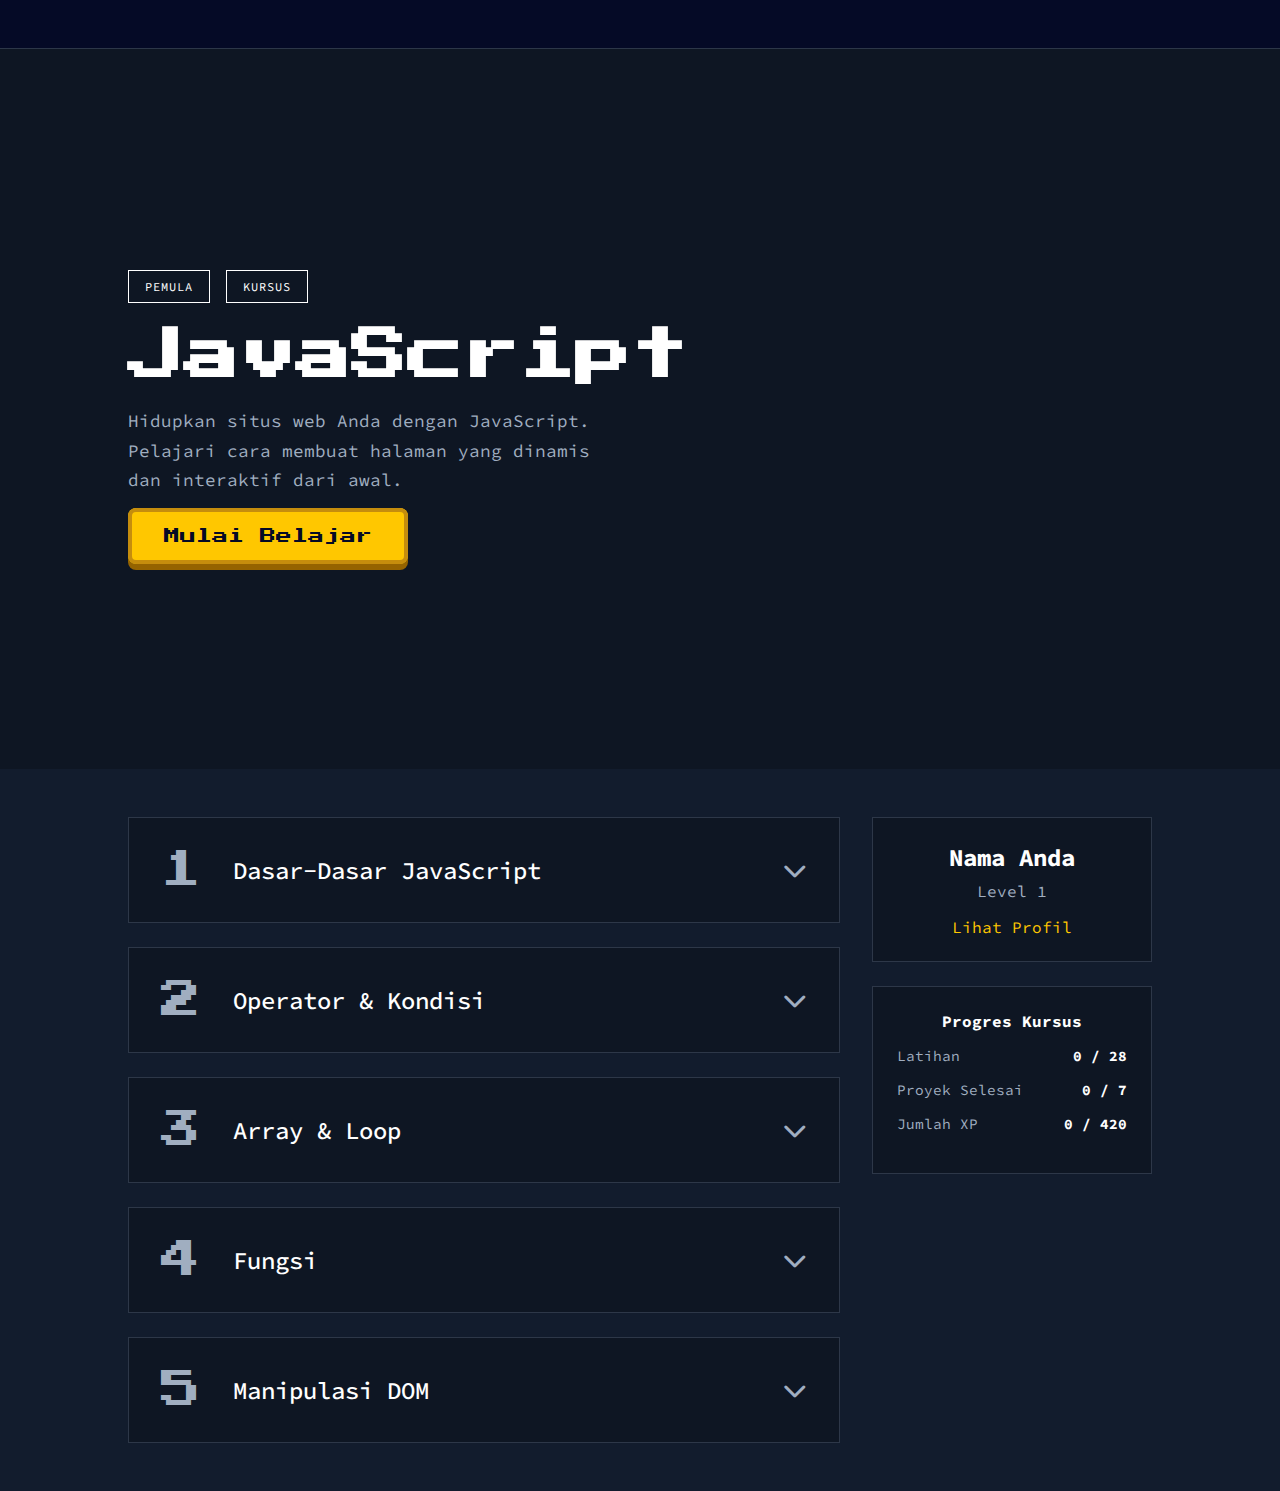
<file: belajar-javascript.html>
<!DOCTYPE html>
<html lang="id">
<head>
    <meta charset="UTF-8">
    <meta name="viewport" content="width=device-width, initial-scale=1.0">
    <title>Kursus JavaScript - Coding Learn</title>
    <!-- Font Pixel untuk judul -->
    <link rel="preconnect" href="https://fonts.googleapis.com">
    <link rel="preconnect" href="https://fonts.gstatic.com" crossorigin>
    <link href="https://fonts.googleapis.com/css2?family=Press+Start+2P&display=swap" rel="stylesheet">
    <!-- Font utama  -->
    <link href="https://fonts.googleapis.com/css2?family=Source+Code+Pro:ital,wght@0,200..900;1,200..900&display=swap" rel="stylesheet">
    <link rel="stylesheet" href="https://cdnjs.cloudflare.com/ajax/libs/font-awesome/6.6.0/css/all.min.css">
    
    <style>
        :root {
            --primary: #050a26;
            --secondery: #ffc700;
            --latar: #0E1623;
            --border-color: #2d3748;
            --text-primary: #ffffff;
            --text-secondary: #a0aec0;
            --blue-btn: #3b82f6;
            --blue-btn-hover: #60a5fa;
            --pixel-border-yellow: #c58d0d;
            --pixel-shadow-yellow: #946300;
            --pixel-border-blue: #1e40af;
            --pixel-shadow-blue: #1e3a8a;
        }
        * { margin: 0; padding: 0; box-sizing: border-box; }
        body { 
            background-color: var(--latar); 
            color: var(--text-primary);
            font-family: "Source Code Pro", monospace;
        }
        .placeholder-navbar {
            padding: 1.5rem 2rem;
            background-color: var(--primary);
            border-bottom: 1px solid var(--border-color);
            color: var(--text-secondary);
            font-size: 1rem;
        }
        .hero-container {
            height: 80vh;
            width: 100%;
            background-image: url('');
            background-size: cover;
            background-position: center;
            display: flex;
            align-items: center;
            padding: 0 10%;
        }
        .hero-content { max-width: 600px; }
        .hero-tags { display: flex; gap: 1rem; margin-bottom: 1.5rem; }
        .hero-tags span {
            border: 1.5px solid var(--text-primary);
            padding: 0.5rem 1rem;
            font-size: 0.75rem;
            letter-spacing: 1px;
        }
        .hero-title {
            font-family: 'Press Start 2P', cursive;
            font-size: 3.5rem;
            margin-bottom: 1.5rem;
        }
        .hero-description {
            font-size: 1.1rem;
            line-height: 1.7;
            color: var(--text-secondary);
            max-width: 500px;
            margin-bottom: 2rem;
        }
        .pixel-btn {
            font-family: 'Press Start 2P', cursive;
            text-decoration: none;
            cursor: pointer;
            border: 4px solid;
            border-radius: 8px;
            padding: 1rem 2rem;
            font-size: 1rem;
            position: relative;
            top: 0;
            transition: all 0.1s ease-in-out;
        }
        .pixel-btn:active {
            top: 6px;
            box-shadow: none;
        }
        .pixel-btn.yellow {
            background-color: var(--secondery);
            color: var(--primary);
            border-color: var(--pixel-border-yellow);
            box-shadow: 0 6px 0 0 var(--pixel-shadow-yellow);
        }
        .pixel-btn.blue {
            background-color: var(--blue-btn);
            color: var(--text-primary);
            border-color: var(--pixel-border-blue);
            box-shadow: 0 6px 0 0 var(--pixel-shadow-blue);
        }
        .progress-section {
            display: flex;
            justify-content: space-between;
            background-color: #121C2D;
            padding: 3rem 10%;
            gap: 2rem;
            flex-wrap: wrap;
        }
        .chapters-container {
            flex: 3;
            display: flex;
            flex-direction: column;
            gap: 1.5rem;
        }
        .chapter-card {
            display: flex;
            flex-direction: column;
            background-color: var(--latar);
            padding: 2rem;
            border: 1px solid var(--border-color);
            transition: background-color 0.2s ease;
        }
        .chapter-header {
            cursor: pointer;
        }
        .chapter-card:hover {
            background-color: #1a263a;
        }
        .chapter-header {
            display: flex;
            align-items: center;
            width: 100%;
        }
        .chapter-number {
            font-family: 'Press Start 2P', cursive;
            font-size: 2.5rem;
            color: var(--text-secondary);
            margin-right: 2rem;
        }
        .chapter-title {
            font-size: 1.5rem;
            font-weight: 500;
            flex-grow: 1;
        }
        .chapter-toggle-icon {
            color: var(--text-secondary);
            transition: transform 0.3s ease;
            font-size: 1.5rem;
        }
        .chapter-card.active .chapter-toggle-icon {
            transform: rotate(180deg);
        }
        .exercises-list {
            max-height: 0;
            overflow: hidden;
            transition: max-height 0.4s ease-out, padding-top 0.4s ease-out;
        }
        .chapter-card.active .exercises-list {
            max-height: 1000px;
            padding-top: 1.5rem;
            transition: max-height 0.4s ease-in, padding-top 0.4s ease-in;
        }
        .chapter-description {
            color: var(--text-secondary);
            margin-bottom: 1.5rem;
            padding-left: calc(2.5rem + 2rem);
        }
        .exercise-item {
            display: flex;
            align-items: center;
            padding: 1rem;
            border: 1px solid var(--border-color);
            background-color: #121C2D;
            margin-bottom: 0.5rem;
            border-radius: 8px;
            margin-left: calc(2.5rem + 2rem);
        }
        .exercise-item > span:first-of-type {
            color: var(--text-secondary);
            width: 100px;
        }
        .exercise-item > span:nth-of-type(2) {
            flex-grow: 1;
        }
        .status-container {
            margin-left: auto;
            display: flex;
            align-items: center;
        }
        .status-completed, .status-available, .status-locked { display: none; }
        .status-completed { align-items: center; }
        .exercise-item[data-status="completed"] .status-completed { display: flex; }
        .exercise-item[data-status="available"] .status-available { display: block; }
        .exercise-item[data-status="locked"] .status-locked { display: block; }
        .status-badge { padding: 0.5rem 1.5rem; border-radius: 5px; font-weight: bold; font-size: 0.9rem; text-align: center; }
        .status-badge.done { background: none; border: 2px solid var(--text-primary); color: var(--text-primary); }
        .status-badge.pending { background: #334155; color: #94a3b8; }
        .status-badge.start {
            font-family: 'Press Start 2P', cursive;
            padding: 0.75rem 1.5rem;
            font-size: 0.8rem;
            border-width: 2px;
            border-bottom-width: 4px;
        }
        .status-badge.start:active {
            transform: translateY(2px);
            border-bottom-width: 2px;
        }
        .xp-badge { background-color: var(--secondery); color: var(--primary); padding: 0.5rem 1rem; font-weight: bold; border-radius: 5px; margin-left: 1rem; font-size: 0.9rem; }
        .user-progress-container { flex: 1; min-width: 280px; }
        .user-profile-card { background-color: var(--latar); border: 1px solid var(--border-color); padding: 1.5rem; margin-bottom: 1.5rem; text-align: center; }
        .user-name { font-size: 1.5rem; font-weight: bold; margin-bottom: 0.5rem; }
        .user-level { color: var(--text-secondary); margin-bottom: 1rem; }
        .view-profile-btn { color: var(--secondery); text-decoration: none; }
        .progress-details-card h4 {text-align: center; margin-bottom: 1rem;}
        .progress-details-card { background-color: var(--latar); border: 1px solid var(--border-color); padding: 1.5rem; }
        .progress-item { display: flex; justify-content: space-between; margin-bottom: 1rem; font-size: 0.9rem; }
        .progress-label { color: var(--text-secondary); }
        .progress-value { font-weight: bold; }
    </style>
</head>
<body>
    <div class="placeholder-navbar">
        <!-- Navbar Placeholder -->
    </div>

    <main>
        <section class="hero-container">
            <div class="hero-content">
                <div class="hero-tags">
                    <span>PEMULA</span><span>KURSUS</span>
                </div>
                <h1 class="hero-title">JavaScript</h1>
                <p class="hero-description">Hidupkan situs web Anda dengan JavaScript. Pelajari cara membuat halaman yang dinamis dan interaktif dari awal.</p>
                <a href="lab-javascript.html" class="hero-button pixel-btn yellow">Mulai Belajar</a>
            </div>
        </section>

        <section class="progress-section">
            <div class="chapters-container">
                <!-- Chapter 1: Dasar-Dasar JavaScript -->
                <div class="chapter-card" data-chapter-id="1">
                    <div class="chapter-header">
                        <span class="chapter-number">1</span><h2 class="chapter-title">Dasar-Dasar JavaScript</h2><i class="fas fa-chevron-down chapter-toggle-icon"></i>
                    </div>
                    <div class="exercises-list">
                        <p class="chapter-description">Mulai perjalananmu dengan mempelajari konsep paling mendasar dari JavaScript.</p>
                        <div class="exercise-item" data-exercise-id="1"><span>Latihan 1</span><span>Hello, World!</span><div class="status-container"><div class="status-completed"><div class="status-badge done">Selesai!</div><div class="xp-badge">+10XP</div></div><div class="status-available"><a href="lab-javascript.html?exercise=1" class="status-badge start pixel-btn blue">Mulai</a></div><div class="status-locked"><div class="status-badge pending">???</div></div></div></div>
                        <div class="exercise-item" data-exercise-id="2"><span>Latihan 2</span><span>Komentar Kode</span><div class="status-container"><div class="status-completed"><div class="status-badge done">Selesai!</div><div class="xp-badge">+10XP</div></div><div class="status-available"><a href="lab-javascript.html?exercise=2" class="status-badge start pixel-btn blue">Mulai</a></div><div class="status-locked"><div class="status-badge pending">???</div></div></div></div>
                        <div class="exercise-item" data-exercise-id="3"><span>Latihan 3</span><span>Variabel</span><div class="status-container"><div class="status-completed"><div class="status-badge done">Selesai!</div><div class="xp-badge">+10XP</div></div><div class="status-available"><a href="lab-javascript.html?exercise=3" class="status-badge start pixel-btn blue">Mulai</a></div><div class="status-locked"><div class="status-badge pending">???</div></div></div></div>
                        <div class="exercise-item" data-exercise-id="4"><span>Latihan 4</span><span>Tipe Data: String</span><div class="status-container"><div class="status-completed"><div class="status-badge done">Selesai!</div><div class="xp-badge">+10XP</div></div><div class="status-available"><a href="lab-javascript.html?exercise=4" class="status-badge start pixel-btn blue">Mulai</a></div><div class="status-locked"><div class="status-badge pending">???</div></div></div></div>
                        <div class="exercise-item" data-exercise-id="5"><span>Latihan 5</span><span>Tipe Data: Angka</span><div class="status-container"><div class="status-completed"><div class="status-badge done">Selesai!</div><div class="xp-badge">+10XP</div></div><div class="status-available"><a href="lab-javascript.html?exercise=5" class="status-badge start pixel-btn blue">Mulai</a></div><div class="status-locked"><div class="status-badge pending">???</div></div></div></div>
                        <div class="exercise-item" data-exercise-id="6"><span>Latihan 6</span><span>Variabel const & let</span><div class="status-container"><div class="status-completed"><div class="status-badge done">Selesai!</div><div class="xp-badge">+10XP</div></div><div class="status-available"><a href="lab-javascript.html?exercise=6" class="status-badge start pixel-btn blue">Mulai</a></div><div class="status-locked"><div class="status-badge pending">???</div></div></div></div>
                        <div class="exercise-item" data-exercise-id="7"><span>Latihan 7</span><span>Penggabungan String</span><div class="status-container"><div class="status-completed"><div class="status-badge done">Selesai!</div><div class="xp-badge">+10XP</div></div><div class="status-available"><a href="lab-javascript.html?exercise=7" class="status-badge start pixel-btn blue">Mulai</a></div><div class="status-locked"><div class="status-badge pending">???</div></div></div></div>
                    </div>
                </div>
                <!-- Chapter 2: Operator & Kondisi -->
                <div class="chapter-card" data-chapter-id="2">
                   <div class="chapter-header"><span class="chapter-number">2</span><h2 class="chapter-title">Operator & Kondisi</h2><i class="fas fa-chevron-down chapter-toggle-icon"></i></div>
                       <div class="exercises-list">
                            <p class="chapter-description">Pelajari cara membuat programmu mengambil keputusan dengan operator dan logika kondisional.</p>
                            <div class="exercise-item" data-exercise-id="8"><span>Latihan 1</span><span>Operator Aritmatika</span><div class="status-container"><div class="status-completed"><div class="status-badge done">Selesai!</div><div class="xp-badge">+10XP</div></div><div class="status-available"><a href="lab-javascript.html?exercise=8" class="status-badge start pixel-btn blue">Mulai</a></div><div class="status-locked"><div class="status-badge pending">???</div></div></div></div>
                            <div class="exercise-item" data-exercise-id="9"><span>Latihan 2</span><span>Operator Perbandingan</span><div class="status-container"><div class="status-completed"><div class="status-badge done">Selesai!</div><div class="xp-badge">+10XP</div></div><div class="status-available"><a href="lab-javascript.html?exercise=9" class="status-badge start pixel-btn blue">Mulai</a></div><div class="status-locked"><div class="status-badge pending">???</div></div></div></div>
                            <div class="exercise-item" data-exercise-id="10"><span>Latihan 3</span><span>Pernyataan If</span><div class="status-container"><div class="status-completed"><div class="status-badge done">Selesai!</div><div class="xp-badge">+10XP</div></div><div class="status-available"><a href="lab-javascript.html?exercise=10" class="status-badge start pixel-btn blue">Mulai</a></div><div class="status-locked"><div class="status-badge pending">???</div></div></div></div>
                            <div class="exercise-item" data-exercise-id="11"><span>Latihan 4</span><span>If...Else</span><div class="status-container"><div class="status-completed"><div class="status-badge done">Selesai!</div><div class="xp-badge">+10XP</div></div><div class="status-available"><a href="lab-javascript.html?exercise=11" class="status-badge start pixel-btn blue">Mulai</a></div><div class="status-locked"><div class="status-badge pending">???</div></div></div></div>
                            <div class="exercise-item" data-exercise-id="12"><span>Latihan 5</span><span>Operator Logika</span><div class="status-container"><div class="status-completed"><div class="status-badge done">Selesai!</div><div class="xp-badge">+10XP</div></div><div class="status-available"><a href="lab-javascript.html?exercise=12" class="status-badge start pixel-btn blue">Mulai</a></div><div class="status-locked"><div class="status-badge pending">???</div></div></div></div>
                            <div class="exercise-item" data-exercise-id="13"><span>Latihan 6</span><span>Tipe Data: Boolean</span><div class="status-container"><div class="status-completed"><div class="status-badge done">Selesai!</div><div class="xp-badge">+10XP</div></div><div class="status-available"><a href="lab-javascript.html?exercise=13" class="status-badge start pixel-btn blue">Mulai</a></div><div class="status-locked"><div class="status-badge pending">???</div></div></div></div>
                            <div class="exercise-item" data-exercise-id="14"><span>Latihan 7</span><span>Else If</span><div class="status-container"><div class="status-completed"><div class="status-badge done">Selesai!</div><div class="xp-badge">+10XP</div></div><div class="status-available"><a href="lab-javascript.html?exercise=14" class="status-badge start pixel-btn blue">Mulai</a></div><div class="status-locked"><div class="status-badge pending">???</div></div></div></div>
                        </div>
                </div>
                <!-- Chapter 3: Array & Loop -->
                <div class="chapter-card" data-chapter-id="3">
                    <div class="chapter-header"><span class="chapter-number">3</span><h2 class="chapter-title">Array & Loop</h2><i class="fas fa-chevron-down chapter-toggle-icon"></i></div>
                    <div class="exercises-list">
                        <p class="chapter-description">Kelola kumpulan data dengan array dan lakukan tugas berulang menggunakan loop.</p>
                        <div class="exercise-item" data-exercise-id="15"><span>Latihan 1</span><span>Membuat Array</span><div class="status-container"><div class="status-completed"><div class="status-badge done">Selesai!</div><div class="xp-badge">+10XP</div></div><div class="status-available"><a href="lab-javascript.html?exercise=15" class="status-badge start pixel-btn blue">Mulai</a></div><div class="status-locked"><div class="status-badge pending">???</div></div></div></div>
                        <div class="exercise-item" data-exercise-id="16"><span>Latihan 2</span><span>Mengakses Elemen</span><div class="status-container"><div class="status-completed"><div class="status-badge done">Selesai!</div><div class="xp-badge">+10XP</div></div><div class="status-available"><a href="lab-javascript.html?exercise=16" class="status-badge start pixel-btn blue">Mulai</a></div><div class="status-locked"><div class="status-badge pending">???</div></div></div></div>
                        <div class="exercise-item" data-exercise-id="17"><span>Latihan 3</span><span>Properti .length</span><div class="status-container"><div class="status-completed"><div class="status-badge done">Selesai!</div><div class="xp-badge">+10XP</div></div><div class="status-available"><a href="lab-javascript.html?exercise=17" class="status-badge start pixel-btn blue">Mulai</a></div><div class="status-locked"><div class="status-badge pending">???</div></div></div></div>
                        <div class="exercise-item" data-exercise-id="18"><span>Latihan 4</span><span>Metode .push()</span><div class="status-container"><div class="status-completed"><div class="status-badge done">Selesai!</div><div class="xp-badge">+10XP</div></div><div class="status-available"><a href="lab-javascript.html?exercise=18" class="status-badge start pixel-btn blue">Mulai</a></div><div class="status-locked"><div class="status-badge pending">???</div></div></div></div>
                        <div class="exercise-item" data-exercise-id="19"><span>Latihan 5</span><span>Loop For</span><div class="status-container"><div class="status-completed"><div class="status-badge done">Selesai!</div><div class="xp-badge">+10XP</div></div><div class="status-available"><a href="lab-javascript.html?exercise=19" class="status-badge start pixel-btn blue">Mulai</a></div><div class="status-locked"><div class="status-badge pending">???</div></div></div></div>
                        <div class="exercise-item" data-exercise-id="20"><span>Latihan 6</span><span>Loop While</span><div class="status-container"><div class="status-completed"><div class="status-badge done">Selesai!</div><div class="xp-badge">+10XP</div></div><div class="status-available"><a href="lab-javascript.html?exercise=20" class="status-badge start pixel-btn blue">Mulai</a></div><div class="status-locked"><div class="status-badge pending">???</div></div></div></div>
                        <div class="exercise-item" data-exercise-id="21"><span>Latihan 7</span><span>Iterasi Array</span><div class="status-container"><div class="status-completed"><div class="status-badge done">Selesai!</div><div class="xp-badge">+10XP</div></div><div class="status-available"><a href="lab-javascript.html?exercise=21" class="status-badge start pixel-btn blue">Mulai</a></div><div class="status-locked"><div class="status-badge pending">???</div></div></div></div>
                    </div>
                </div>
                <!-- Chapter 4: Fungsi -->
                <div class="chapter-card" data-chapter-id="4">
                    <div class="chapter-header"><span class="chapter-number">4</span><h2 class="chapter-title">Fungsi</h2><i class="fas fa-chevron-down chapter-toggle-icon"></i></div>
                    <div class="exercises-list">
                        <p class="chapter-description">Tulis kode yang dapat digunakan kembali dan terorganisir dengan baik menggunakan fungsi.</p>
                        <div class="exercise-item" data-exercise-id="22"><span>Latihan 1</span><span>Deklarasi Fungsi</span><div class="status-container"><div class="status-completed"><div class="status-badge done">Selesai!</div><div class="xp-badge">+10XP</div></div><div class="status-available"><a href="lab-javascript.html?exercise=22" class="status-badge start pixel-btn blue">Mulai</a></div><div class="status-locked"><div class="status-badge pending">???</div></div></div></div>
                        <div class="exercise-item" data-exercise-id="23"><span>Latihan 2</span><span>Memanggil Fungsi</span><div class="status-container"><div class="status-completed"><div class="status-badge done">Selesai!</div><div class="xp-badge">+10XP</div></div><div class="status-available"><a href="lab-javascript.html?exercise=23" class="status-badge start pixel-btn blue">Mulai</a></div><div class="status-locked"><div class="status-badge pending">???</div></div></div></div>
                        <div class="exercise-item" data-exercise-id="24"><span>Latihan 3</span><span>Parameter</span><div class="status-container"><div class="status-completed"><div class="status-badge done">Selesai!</div><div class="xp-badge">+10XP</div></div><div class="status-available"><a href="lab-javascript.html?exercise=24" class="status-badge start pixel-btn blue">Mulai</a></div><div class="status-locked"><div class="status-badge pending">???</div></div></div></div>
                        <div class="exercise-item" data-exercise-id="25"><span>Latihan 4</span><span>Argumen</span><div class="status-container"><div class="status-completed"><div class="status-badge done">Selesai!</div><div class="xp-badge">+10XP</div></div><div class="status-available"><a href="lab-javascript.html?exercise=25" class="status-badge start pixel-btn blue">Mulai</a></div><div class="status-locked"><div class="status-badge pending">???</div></div></div></div>
                        <div class="exercise-item" data-exercise-id="26"><span>Latihan 5</span><span>Pernyataan Return</span><div class="status-container"><div class="status-completed"><div class="status-badge done">Selesai!</div><div class="xp-badge">+10XP</div></div><div class="status-available"><a href="lab-javascript.html?exercise=26" class="status-badge start pixel-btn blue">Mulai</a></div><div class="status-locked"><div class="status-badge pending">???</div></div></div></div>
                        <div class="exercise-item" data-exercise-id="27"><span>Latihan 6</span><span>Ekspresi Fungsi</span><div class="status-container"><div class="status-completed"><div class="status-badge done">Selesai!</div><div class="xp-badge">+10XP</div></div><div class="status-available"><a href="lab-javascript.html?exercise=27" class="status-badge start pixel-btn blue">Mulai</a></div><div class="status-locked"><div class="status-badge pending">???</div></div></div></div>
                        <div class="exercise-item" data-exercise-id="28"><span>Latihan 7</span><span>Scope</span><div class="status-container"><div class="status-completed"><div class="status-badge done">Selesai!</div><div class="xp-badge">+10XP</div></div><div class="status-available"><a href="lab-javascript.html?exercise=28" class="status-badge start pixel-btn blue">Mulai</a></div><div class="status-locked"><div class="status-badge pending">???</div></div></div></div>
                    </div>
                </div>
                <!-- Chapter 5: Manipulasi DOM -->
                <div class="chapter-card" data-chapter-id="5">
                    <div class="chapter-header"><span class="chapter-number">5</span><h2 class="chapter-title">Manipulasi DOM</h2><i class="fas fa-chevron-down chapter-toggle-icon"></i></div>
                    <div class="exercises-list">
                        <p class="chapter-description">Pelajari cara JavaScript berinteraksi dengan HTML untuk membuat halaman web yang dinamis.</p>
                        <div class="exercise-item" data-exercise-id="29"><span>Proyek 1</span><span>getElementById</span><div class="status-container"><div class="status-completed"><div class="status-badge done">Selesai!</div><div class="xp-badge">+20XP</div></div><div class="status-available"><a href="lab-javascript.html?exercise=29" class="status-badge start pixel-btn blue">Mulai</a></div><div class="status-locked"><div class="status-badge pending">???</div></div></div></div>
                        <div class="exercise-item" data-exercise-id="30"><span>Proyek 2</span><span>querySelector</span><div class="status-container"><div class="status-completed"><div class="status-badge done">Selesai!</div><div class="xp-badge">+20XP</div></div><div class="status-available"><a href="lab-javascript.html?exercise=30" class="status-badge start pixel-btn blue">Mulai</a></div><div class="status-locked"><div class="status-badge pending">???</div></div></div></div>
                        <div class="exercise-item" data-exercise-id="31"><span>Proyek 3</span><span>textContent</span><div class="status-container"><div class="status-completed"><div class="status-badge done">Selesai!</div><div class="xp-badge">+20XP</div></div><div class="status-available"><a href="lab-javascript.html?exercise=31" class="status-badge start pixel-btn blue">Mulai</a></div><div class="status-locked"><div class="status-badge pending">???</div></div></div></div>
                        <div class="exercise-item" data-exercise-id="32"><span>Proyek 4</span><span>Mengubah Style</span><div class="status-container"><div class="status-completed"><div class="status-badge done">Selesai!</div><div class="xp-badge">+20XP</div></div><div class="status-available"><a href="lab-javascript.html?exercise=32" class="status-badge start pixel-btn blue">Mulai</a></div><div class="status-locked"><div class="status-badge pending">???</div></div></div></div>
                        <div class="exercise-item" data-exercise-id="33"><span>Proyek 5</span><span>setAttribute</span><div class="status-container"><div class="status-completed"><div class="status-badge done">Selesai!</div><div class="xp-badge">+20XP</div></div><div class="status-available"><a href="lab-javascript.html?exercise=33" class="status-badge start pixel-btn blue">Mulai</a></div><div class="status-locked"><div class="status-badge pending">???</div></div></div></div>
                        <div class="exercise-item" data-exercise-id="34"><span>Proyek 6</span><span>addEventListener</span><div class="status-container"><div class="status-completed"><div class="status-badge done">Selesai!</div><div class="xp-badge">+20XP</div></div><div class="status-available"><a href="lab-javascript.html?exercise=34" class="status-badge start pixel-btn blue">Mulai</a></div><div class="status-locked"><div class="status-badge pending">???</div></div></div></div>
                        <div class="exercise-item" data-exercise-id="35"><span>Proyek 7</span><span>Event 'click'</span><div class="status-container"><div class="status-completed"><div class="status-badge done">Selesai!</div><div class="xp-badge">+20XP</div></div><div class="status-available"><a href="lab-javascript.html?exercise=35" class="status-badge start pixel-btn blue">Mulai</a></div><div class="status-locked"><div class="status-badge pending">???</div></div></div></div>
                    </div>
                </div>
            </div>
            <aside class="user-progress-container">
                <div class="user-profile-card">
                    <h3 class="user-name">Nama Anda</h3>
                    <p class="user-level">Level 1</p>
                    <a href="#" class="view-profile-btn">Lihat Profil</a>
                </div>
                <div class="progress-details-card">
                    <h4>Progres Kursus</h4>
                    <div class="progress-item">
                        <span class="progress-label">Latihan</span><span class="progress-value" id="progress-exercises">0 / 28</span>
                    </div>
                    <div class="progress-item">
                        <span class="progress-label">Proyek Selesai</span><span class="progress-value" id="progress-projects">0 / 7</span>
                    </div>
                    <div class="progress-item">
                        <span class="progress-label">Jumlah XP</span><span class="progress-value" id="progress-xp">0 / 420</span>
                    </div>
                </div>
            </aside>
        </section>
    </main>

    <script>
    document.addEventListener('DOMContentLoaded', () => {
        const chapterCards = document.querySelectorAll(".chapter-card");
        const heroButton = document.querySelector('.hero-button');
        const localStorageKey = 'jsLabProgress'; // Kunci unik untuk progress JS

        chapterCards.forEach(card => {
            const header = card.querySelector('.chapter-header');
            if (header) {
                header.addEventListener('click', () => {
                    card.classList.toggle('active');
                });
            }
        });

        function updateUI() {
            const progress = JSON.parse(localStorage.getItem(localStorageKey)) || {};
            let totalCompletedCount = 0;
            let totalProjectCount = 0;
            let totalXp = 0;
            const exercisesXP = 10;
            const projectExercisesXP = 20;

            let firstOverallUncompletedId = null;

            chapterCards.forEach(card => {
                const exercises = card.querySelectorAll('.exercise-item');
                let isPrevInChapterComplete = true; 

                exercises.forEach((exerciseEl, index) => {
                    const id = exerciseEl.dataset.exerciseId;
                    const isCompleted = progress[id]?.isCompleted || false;

                    if (isCompleted) {
                        exerciseEl.setAttribute('data-status', 'completed');
                        totalCompletedCount++;
                        totalXp += (parseInt(id) >= 29) ? projectExercisesXP : exercisesXP;
                        if (parseInt(id) >= 29) totalProjectCount++;

                    } else {
                        if (index === 0 || isPrevInChapterComplete) {
                            exerciseEl.setAttribute('data-status', 'available');
                            if (!firstOverallUncompletedId) {
                                firstOverallUncompletedId = id;
                            }
                        } else {
                            exerciseEl.setAttribute('data-status', 'locked');
                        }
                        isPrevInChapterComplete = false;
                    }
                });
            });
            
            document.getElementById('progress-exercises').textContent = `${totalCompletedCount - totalProjectCount} / 28`;
            document.getElementById('progress-projects').textContent = `${totalProjectCount} / 7`;
            document.getElementById('progress-xp').textContent = `${totalXp} / 420`;


            if (totalCompletedCount > 0) {
                heroButton.textContent = "Lanjutkan Belajar";
                if (firstOverallUncompletedId) {
                    heroButton.href = `lab-javascript.html?exercise=${firstOverallUncompletedId}`;
                } else {
                    heroButton.textContent = "Kursus Selesai!";
                    heroButton.href = "#"; 
                }
            } else {
                heroButton.href = `lab-javascript.html?exercise=1`;
            }
        }

        updateUI();
    });
    </script>
</body>
</html>
</file>
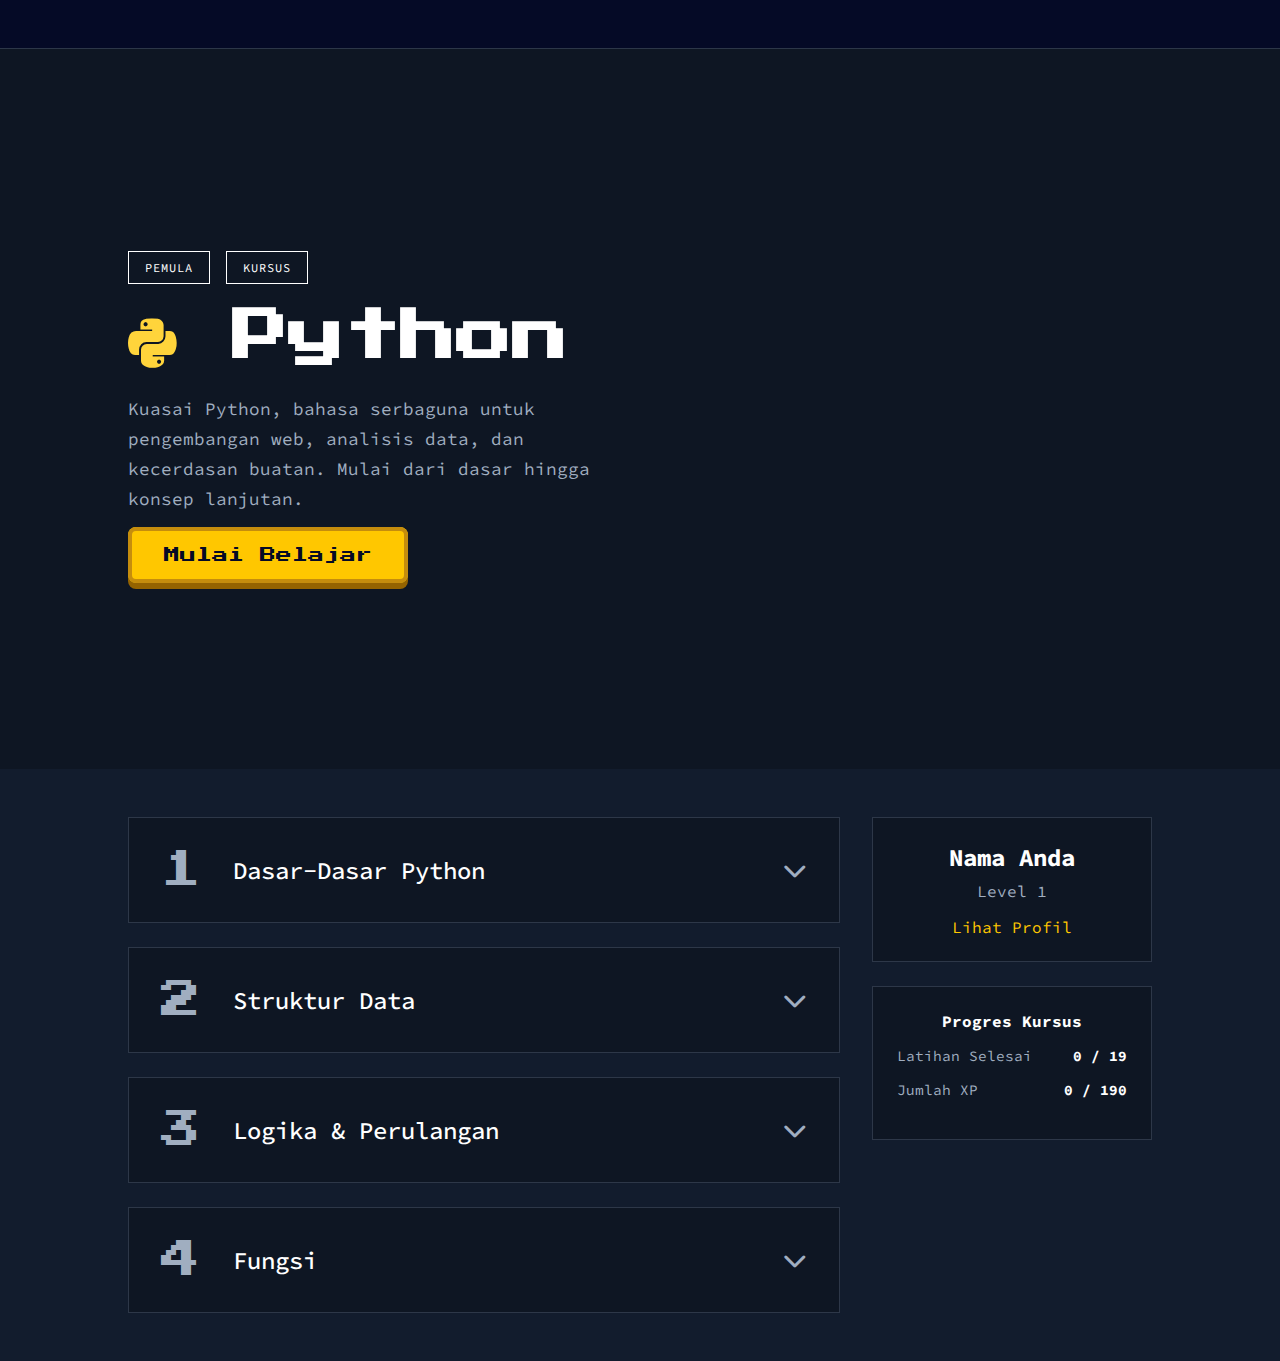
<file: belajar-python.html>
<!DOCTYPE html>
<html lang="id">
<head>
    <meta charset="UTF-8">
    <meta name="viewport" content="width=device-width, initial-scale=1.0">
    <title>Kursus Python - Coding Learn</title>
    <!-- Font Pixel untuk judul -->
    <link rel="preconnect" href="https://fonts.googleapis.com">
    <link rel="preconnect" href="https://fonts.gstatic.com" crossorigin>
    <link href="https://fonts.googleapis.com/css2?family=Press+Start+2P&display=swap" rel="stylesheet">
    <!-- Font utama  -->
    <link href="https://fonts.googleapis.com/css2?family=Source+Code+Pro:ital,wght@0,200..900;1,200..900&display=swap" rel="stylesheet">
    <link rel="stylesheet" href="https://cdnjs.cloudflare.com/ajax/libs/font-awesome/6.6.0/css/all.min.css">
    
    <style>
        :root {
            --primary: #050a26;
            --secondery: #ffc700;
            --latar: #0E1623;
            --border-color: #2d3748;
            --text-primary: #ffffff;
            --text-secondary: #a0aec0;
            --blue-btn: #3b82f6;
            --blue-btn-hover: #60a5fa;
            --pixel-border-yellow: #c58d0d;
            --pixel-shadow-yellow: #946300;
            --pixel-border-blue: #1e40af;
            --pixel-shadow-blue: #1e3a8a;
            --python-blue: #3776ab;
            --python-yellow: #ffd43b;
        }
        * { margin: 0; padding: 0; box-sizing: border-box; }
        body { 
            background-color: var(--latar); 
            color: var(--text-primary);
            font-family: "Source Code Pro", monospace;
        }
        .placeholder-navbar {
            padding: 1.5rem 2rem;
            background-color: var(--primary);
            border-bottom: 1px solid var(--border-color);
            color: var(--text-secondary);
            font-size: 1rem;
        }
        .hero-container {
            height: 80vh;
            width: 100%;
            background-image: url('');
            background-size: cover;
            background-position: center;
            display: flex;
            align-items: center;
            padding: 0 10%;
        }
        .hero-content { max-width: 600px; }
        .hero-tags { display: flex; gap: 1rem; margin-bottom: 1.5rem; }
        .hero-tags span {
            border: 1.5px solid var(--text-primary);
            padding: 0.5rem 1rem;
            font-size: 0.75rem;
            letter-spacing: 1px;
        }
        .hero-title {
            font-family: 'Press Start 2P', cursive;
            font-size: 3.5rem;
            margin-bottom: 1.5rem;
        }
        .hero-title i {
            color: var(--python-yellow);
        }
        .hero-description {
            font-size: 1.1rem;
            line-height: 1.7;
            color: var(--text-secondary);
            max-width: 500px;
            margin-bottom: 2rem;
        }
        .pixel-btn {
            font-family: 'Press Start 2P', cursive;
            text-decoration: none;
            cursor: pointer;
            border: 4px solid;
            border-radius: 8px;
            padding: 1rem 2rem;
            font-size: 1rem;
            position: relative;
            top: 0;
            transition: all 0.1s ease-in-out;
        }
        .pixel-btn:active {
            top: 6px;
            box-shadow: none;
        }
        .pixel-btn.yellow {
            background-color: var(--secondery);
            color: var(--primary);
            border-color: var(--pixel-border-yellow);
            box-shadow: 0 6px 0 0 var(--pixel-shadow-yellow);
        }
        .pixel-btn.blue {
            background-color: var(--blue-btn);
            color: var(--text-primary);
            border-color: var(--pixel-border-blue);
            box-shadow: 0 6px 0 0 var(--pixel-shadow-blue);
        }
        .progress-section {
            display: flex;
            justify-content: space-between;
            background-color: #121C2D;
            padding: 3rem 10%;
            gap: 2rem;
            flex-wrap: wrap;
        }
        .chapters-container {
            flex: 3;
            display: flex;
            flex-direction: column;
            gap: 1.5rem;
        }
        .chapter-card {
            display: flex;
            flex-direction: column;
            background-color: var(--latar);
            padding: 2rem;
            border: 1px solid var(--border-color);
            transition: background-color 0.2s ease;
        }
        .chapter-header {
            cursor: pointer;
        }
        .chapter-card:hover {
            background-color: #1a263a;
        }
        .chapter-header {
            display: flex;
            align-items: center;
            width: 100%;
        }
        .chapter-number {
            font-family: 'Press Start 2P', cursive;
            font-size: 2.5rem;
            color: var(--text-secondary);
            margin-right: 2rem;
        }
        .chapter-title {
            font-size: 1.5rem;
            font-weight: 500;
            flex-grow: 1;
        }
        .chapter-toggle-icon {
            color: var(--text-secondary);
            transition: transform 0.3s ease;
            font-size: 1.5rem;
        }
        .chapter-card.active .chapter-toggle-icon {
            transform: rotate(180deg);
        }
        .exercises-list {
            max-height: 0;
            overflow: hidden;
            transition: max-height 0.4s ease-out, padding-top 0.4s ease-out;
        }
        .chapter-card.active .exercises-list {
            max-height: 1000px;
            padding-top: 1.5rem;
            transition: max-height 0.4s ease-in, padding-top 0.4s ease-in;
        }
        .chapter-description {
            color: var(--text-secondary);
            margin-bottom: 1.5rem;
            padding-left: calc(2.5rem + 2rem);
        }
        .exercise-item {
            display: flex;
            align-items: center;
            padding: 1rem;
            border: 1px solid var(--border-color);
            background-color: #121C2D;
            margin-bottom: 0.5rem;
            border-radius: 8px;
            margin-left: calc(2.5rem + 2rem);
        }
        .exercise-item > span:first-of-type {
            color: var(--text-secondary);
            width: 100px;
        }
        .exercise-item > span:nth-of-type(2) {
            flex-grow: 1;
        }
        .status-container {
            margin-left: auto;
            display: flex;
            align-items: center;
        }
        .status-completed, .status-available, .status-locked { display: none; }
        .status-completed { align-items: center; }
        .exercise-item[data-status="completed"] .status-completed { display: flex; }
        .exercise-item[data-status="available"] .status-available { display: block; }
        .exercise-item[data-status="locked"] .status-locked { display: block; }
        .status-badge { padding: 0.5rem 1.5rem; border-radius: 5px; font-weight: bold; font-size: 0.9rem; text-align: center; }
        .status-badge.done { background: none; border: 2px solid var(--text-primary); color: var(--text-primary); }
        .status-badge.pending { background: #334155; color: #94a3b8; }
        .status-badge.start {
            font-family: 'Press Start 2P', cursive;
            padding: 0.75rem 1.5rem;
            font-size: 0.8rem;
            border-width: 2px;
            border-bottom-width: 4px;
        }
        .status-badge.start:active {
            transform: translateY(2px);
            border-bottom-width: 2px;
        }
        .xp-badge { background-color: var(--secondery); color: var(--primary); padding: 0.5rem 1rem; font-weight: bold; border-radius: 5px; margin-left: 1rem; font-size: 0.9rem; }
        .user-progress-container { flex: 1; min-width: 280px; }
        .user-profile-card { background-color: var(--latar); border: 1px solid var(--border-color); padding: 1.5rem; margin-bottom: 1.5rem; text-align: center; }
        .user-name { font-size: 1.5rem; font-weight: bold; margin-bottom: 0.5rem; }
        .user-level { color: var(--text-secondary); margin-bottom: 1rem; }
        .view-profile-btn { color: var(--secondery); text-decoration: none; }
        .progress-details-card h4 {text-align: center; margin-bottom: 1rem;}
        .progress-details-card { background-color: var(--latar); border: 1px solid var(--border-color); padding: 1.5rem; }
        .progress-item { display: flex; justify-content: space-between; margin-bottom: 1rem; font-size: 0.9rem; }
        .progress-label { color: var(--text-secondary); }
        .progress-value { font-weight: bold; }
    </style>
</head>
<body>
    <div class="placeholder-navbar">
        <!-- Navbar Placeholder -->
    </div>

    <main>
        <section class="hero-container">
            <div class="hero-content">
                <div class="hero-tags">
                    <span>PEMULA</span><span>KURSUS</span>
                </div>
                <h1 class="hero-title"><i class="fab fa-python"></i> Python</h1>
                <p class="hero-description">Kuasai Python, bahasa serbaguna untuk pengembangan web, analisis data, dan kecerdasan buatan. Mulai dari dasar hingga konsep lanjutan.</p>
                <a href="lab-python.html" class="hero-button pixel-btn yellow">Mulai Belajar</a>
            </div>
        </section>

        <section class="progress-section">
            <div class="chapters-container">
                <!-- Chapter 1: Dasar-Dasar Python -->
                <div class="chapter-card" data-chapter-id="1">
                    <div class="chapter-header">
                        <span class="chapter-number">1</span><h2 class="chapter-title">Dasar-Dasar Python</h2><i class="fas fa-chevron-down chapter-toggle-icon"></i>
                    </div>
                    <div class="exercises-list">
                        <p class="chapter-description">Mulai perjalananmu dengan mempelajari konsep paling mendasar dari Python.</p>
                        <div class="exercise-item" data-exercise-id="1"><span>Latihan 1</span><span>Hello, World!</span><div class="status-container"><div class="status-completed"><div class="status-badge done">Selesai!</div><div class="xp-badge">+10XP</div></div><div class="status-available"><a href="lab-python.html?exercise=1" class="status-badge start pixel-btn blue">Mulai</a></div><div class="status-locked"><div class="status-badge pending">???</div></div></div></div>
                        <div class="exercise-item" data-exercise-id="2"><span>Latihan 2</span><span>Komentar</span><div class="status-container"><div class="status-completed"><div class="status-badge done">Selesai!</div><div class="xp-badge">+10XP</div></div><div class="status-available"><a href="lab-python.html?exercise=2" class="status-badge start pixel-btn blue">Mulai</a></div><div class="status-locked"><div class="status-badge pending">???</div></div></div></div>
                        <div class="exercise-item" data-exercise-id="3"><span>Latihan 3</span><span>Variabel</span><div class="status-container"><div class="status-completed"><div class="status-badge done">Selesai!</div><div class="xp-badge">+10XP</div></div><div class="status-available"><a href="lab-python.html?exercise=3" class="status-badge start pixel-btn blue">Mulai</a></div><div class="status-locked"><div class="status-badge pending">???</div></div></div></div>
                        <div class="exercise-item" data-exercise-id="4"><span>Latihan 4</span><span>Tipe Data</span><div class="status-container"><div class="status-completed"><div class="status-badge done">Selesai!</div><div class="xp-badge">+10XP</div></div><div class="status-available"><a href="lab-python.html?exercise=4" class="status-badge start pixel-btn blue">Mulai</a></div><div class="status-locked"><div class="status-badge pending">???</div></div></div></div>
                        <div class="exercise-item" data-exercise-id="5"><span>Latihan 5</span><span>F-Strings</span><div class="status-container"><div class="status-completed"><div class="status-badge done">Selesai!</div><div class="xp-badge">+10XP</div></div><div class="status-available"><a href="lab-python.html?exercise=5" class="status-badge start pixel-btn blue">Mulai</a></div><div class="status-locked"><div class="status-badge pending">???</div></div></div></div>
                    </div>
                </div>
                <!-- Chapter 2: Struktur Data -->
                <div class="chapter-card" data-chapter-id="2">
                   <div class="chapter-header"><span class="chapter-number">2</span><h2 class="chapter-title">Struktur Data</h2><i class="fas fa-chevron-down chapter-toggle-icon"></i></div>
                       <div class="exercises-list">
                            <p class="chapter-description">Pelajari cara mengelola data secara efisien menggunakan List dan Dictionary.</p>
                            <div class="exercise-item" data-exercise-id="6"><span>Latihan 1</span><span>List</span><div class="status-container"><div class="status-completed"><div class="status-badge done">Selesai!</div><div class="xp-badge">+10XP</div></div><div class="status-available"><a href="lab-python.html?exercise=6" class="status-badge start pixel-btn blue">Mulai</a></div><div class="status-locked"><div class="status-badge pending">???</div></div></div></div>
                            <div class="exercise-item" data-exercise-id="7"><span>Latihan 2</span><span>Mengakses List</span><div class="status-container"><div class="status-completed"><div class="status-badge done">Selesai!</div><div class="xp-badge">+10XP</div></div><div class="status-available"><a href="lab-python.html?exercise=7" class="status-badge start pixel-btn blue">Mulai</a></div><div class="status-locked"><div class="status-badge pending">???</div></div></div></div>
                            <div class="exercise-item" data-exercise-id="8"><span>Latihan 3</span><span>Metode .append()</span><div class="status-container"><div class="status-completed"><div class="status-badge done">Selesai!</div><div class="xp-badge">+10XP</div></div><div class="status-available"><a href="lab-python.html?exercise=8" class="status-badge start pixel-btn blue">Mulai</a></div><div class="status-locked"><div class="status-badge pending">???</div></div></div></div>
                            <div class="exercise-item" data-exercise-id="9"><span>Latihan 4</span><span>Dictionary</span><div class="status-container"><div class="status-completed"><div class="status-badge done">Selesai!</div><div class="xp-badge">+10XP</div></div><div class="status-available"><a href="lab-python.html?exercise=9" class="status-badge start pixel-btn blue">Mulai</a></div><div class="status-locked"><div class="status-badge pending">???</div></div></div></div>
                            <div class="exercise-item" data-exercise-id="10"><span>Latihan 5</span><span>Mengakses Dictionary</span><div class="status-container"><div class="status-completed"><div class="status-badge done">Selesai!</div><div class="xp-badge">+10XP</div></div><div class="status-available"><a href="lab-python.html?exercise=10" class="status-badge start pixel-btn blue">Mulai</a></div><div class="status-locked"><div class="status-badge pending">???</div></div></div></div>
                        </div>
                </div>
                <!-- Chapter 3: Logika & Perulangan -->
                <div class="chapter-card" data-chapter-id="3">
                    <div class="chapter-header"><span class="chapter-number">3</span><h2 class="chapter-title">Logika & Perulangan</h2><i class="fas fa-chevron-down chapter-toggle-icon"></i></div>
                    <div class="exercises-list">
                        <p class="chapter-description">Buat program yang cerdas dengan logika kondisional dan otomatiskan tugas dengan perulangan.</p>
                        <div class="exercise-item" data-exercise-id="11"><span>Latihan 1</span><span>Operator Perbandingan</span><div class="status-container"><div class="status-completed"><div class="status-badge done">Selesai!</div><div class="xp-badge">+10XP</div></div><div class="status-available"><a href="lab-python.html?exercise=11" class="status-badge start pixel-btn blue">Mulai</a></div><div class="status-locked"><div class="status-badge pending">???</div></div></div></div>
                        <div class="exercise-item" data-exercise-id="12"><span>Latihan 2</span><span>if...else</span><div class="status-container"><div class="status-completed"><div class="status-badge done">Selesai!</div><div class="xp-badge">+10XP</div></div><div class="status-available"><a href="lab-python.html?exercise=12" class="status-badge start pixel-btn blue">Mulai</a></div><div class="status-locked"><div class="status-badge pending">???</div></div></div></div>
                        <div class="exercise-item" data-exercise-id="13"><span>Latihan 3</span><span>if...elif...else</span><div class="status-container"><div class="status-completed"><div class="status-badge done">Selesai!</div><div class="xp-badge">+10XP</div></div><div class="status-available"><a href="lab-python.html?exercise=13" class="status-badge start pixel-btn blue">Mulai</a></div><div class="status-locked"><div class="status-badge pending">???</div></div></div></div>
                        <div class="exercise-item" data-exercise-id="14"><span>Latihan 4</span><span>Loop For</span><div class="status-container"><div class="status-completed"><div class="status-badge done">Selesai!</div><div class="xp-badge">+10XP</div></div><div class="status-available"><a href="lab-python.html?exercise=14" class="status-badge start pixel-btn blue">Mulai</a></div><div class="status-locked"><div class="status-badge pending">???</div></div></div></div>
                        <div class="exercise-item" data-exercise-id="15"><span>Latihan 5</span><span>Fungsi range()</span><div class="status-container"><div class="status-completed"><div class="status-badge done">Selesai!</div><div class="xp-badge">+10XP</div></div><div class="status-available"><a href="lab-python.html?exercise=15" class="status-badge start pixel-btn blue">Mulai</a></div><div class="status-locked"><div class="status-badge pending">???</div></div></div></div>
                    </div>
                </div>
                <!-- Chapter 4: Fungsi -->
                <div class="chapter-card" data-chapter-id="4">
                    <div class="chapter-header"><span class="chapter-number">4</span><h2 class="chapter-title">Fungsi</h2><i class="fas fa-chevron-down chapter-toggle-icon"></i></div>
                    <div class="exercises-list">
                        <p class="chapter-description">Tulis kode yang bersih dan dapat digunakan kembali dengan mendefinisikan fungsi Anda sendiri.</p>
                        <div class="exercise-item" data-exercise-id="16"><span>Latihan 1</span><span>Membuat Fungsi</span><div class="status-container"><div class="status-completed"><div class="status-badge done">Selesai!</div><div class="xp-badge">+10XP</div></div><div class="status-available"><a href="lab-python.html?exercise=16" class="status-badge start pixel-btn blue">Mulai</a></div><div class="status-locked"><div class="status-badge pending">???</div></div></div></div>
                        <div class="exercise-item" data-exercise-id="17"><span>Latihan 2</span><span>Parameter</span><div class="status-container"><div class="status-completed"><div class="status-badge done">Selesai!</div><div class="xp-badge">+10XP</div></div><div class="status-available"><a href="lab-python.html?exercise=17" class="status-badge start pixel-btn blue">Mulai</a></div><div class="status-locked"><div class="status-badge pending">???</div></div></div></div>
                        <div class="exercise-item" data-exercise-id="18"><span>Latihan 3</span><span>Return Value</span><div class="status-container"><div class="status-completed"><div class="status-badge done">Selesai!</div><div class="xp-badge">+10XP</div></div><div class="status-available"><a href="lab-python.html?exercise=18" class="status-badge start pixel-btn blue">Mulai</a></div><div class="status-locked"><div class="status-badge pending">???</div></div></div></div>
                        <div class="exercise-item" data-exercise-id="19"><span>Latihan 4</span><span>Default Argument</span><div class="status-container"><div class="status-completed"><div class="status-badge done">Selesai!</div><div class="xp-badge">+10XP</div></div><div class="status-available"><a href="lab-python.html?exercise=19" class="status-badge start pixel-btn blue">Mulai</a></div><div class="status-locked"><div class="status-badge pending">???</div></div></div></div>
                    </div>
                </div>
            </div>
            <aside class="user-progress-container">
                <div class="user-profile-card">
                    <h3 class="user-name">Nama Anda</h3>
                    <p class="user-level">Level 1</p>
                    <a href="#" class="view-profile-btn">Lihat Profil</a>
                </div>
                <div class="progress-details-card">
                    <h4>Progres Kursus</h4>
                    <div class="progress-item">
                        <span class="progress-label">Latihan Selesai</span><span class="progress-value" id="progress-exercises">0 / 19</span>
                    </div>
                    <div class="progress-item">
                        <span class="progress-label">Jumlah XP</span><span class="progress-value" id="progress-xp">0 / 190</span>
                    </div>
                </div>
            </aside>
        </section>
    </main>

    <script>
    document.addEventListener('DOMContentLoaded', () => {
        const chapterCards = document.querySelectorAll(".chapter-card");
        const heroButton = document.querySelector('.hero-button');
        const localStorageKey = 'pythonLabProgress'; 

        const allExercises = [
            { id: 1, chapter: 1, name: "Hello, World!"}, { id: 2, chapter: 1, name: "Komentar"}, { id: 3, chapter: 1, name: "Variabel"}, { id: 4, chapter: 1, name: "Tipe Data"}, { id: 5, chapter: 1, name: "F-Strings"},
            { id: 6, chapter: 2, name: "List"}, { id: 7, chapter: 2, name: "Mengakses List"}, { id: 8, chapter: 2, name: "Metode .append()"}, { id: 9, chapter: 2, name: "Dictionary"}, { id: 10, chapter: 2, name: "Mengakses Dictionary"},
            { id: 11, chapter: 3, name: "Operator Perbandingan"}, { id: 12, chapter: 3, name: "if...else"}, { id: 13, chapter: 3, name: "if...elif...else"}, { id: 14, chapter: 3, name: "Loop For"}, { id: 15, chapter: 3, name: "Fungsi range()"},
            { id: 16, chapter: 4, name: "Membuat Fungsi"}, { id: 17, chapter: 4, name: "Parameter"}, { id: 18, chapter: 4, name: "Return Value"}, { id: 19, chapter: 4, name: "Default Argument"},
        ];

        chapterCards.forEach(clickedCard => {
            const header = clickedCard.querySelector('.chapter-header');
            if (header) {
                header.addEventListener('click', () => {
                    // Tutup semua chapter lain
                    chapterCards.forEach(otherCard => {
                        if (otherCard !== clickedCard) {
                            otherCard.classList.remove('active');
                        }
                    });
                    // Buka/tutup chapter yang diklik
                    clickedCard.classList.toggle('active');
                });
            }
        });

        function updateUI() {
            const progress = JSON.parse(localStorage.getItem(localStorageKey)) || {};
            let totalCompletedCount = 0;
            const totalExercises = allExercises.length;
            const exerciseXP = 10;
            let firstOverallUncompletedId = null;

            chapterCards.forEach(card => {
                const exercisesInChapter = card.querySelectorAll('.exercise-item');
                let isPrevInChapterComplete = true; // Direset untuk setiap chapter

                exercisesInChapter.forEach((exerciseEl, index) => {
                    const id = exerciseEl.dataset.exerciseId;
                    const isCompleted = progress[id]?.isCompleted || false;

                    if (isCompleted) {
                        exerciseEl.setAttribute('data-status', 'completed');
                        totalCompletedCount++;
                    } else {
                        if (index === 0 || isPrevInChapterComplete) {
                            exerciseEl.setAttribute('data-status', 'available');
                            if (!firstOverallUncompletedId) {
                                firstOverallUncompletedId = id;
                            }
                        } else {
                            exerciseEl.setAttribute('data-status', 'locked');
                        }
                    }
                    isPrevInChapterComplete = isCompleted;
                });
            });
            
            document.getElementById('progress-exercises').textContent = `${totalCompletedCount} / ${totalExercises}`;
            document.getElementById('progress-xp').textContent = `${totalCompletedCount * exerciseXP} / ${totalExercises * exerciseXP}`;

            if (totalCompletedCount > 0 && totalCompletedCount < totalExercises) {
                heroButton.textContent = "Lanjutkan Belajar";
                heroButton.href = `lab-python.html?exercise=${firstOverallUncompletedId}`;
            } else if (totalCompletedCount === totalExercises) {
                heroButton.textContent = "Kursus Selesai!";
                heroButton.href = "#"; 
            } else {
                heroButton.href = `lab-python.html?exercise=1`;
            }
        }

        updateUI();
    });
    </script>
</body>
</html>
</file>
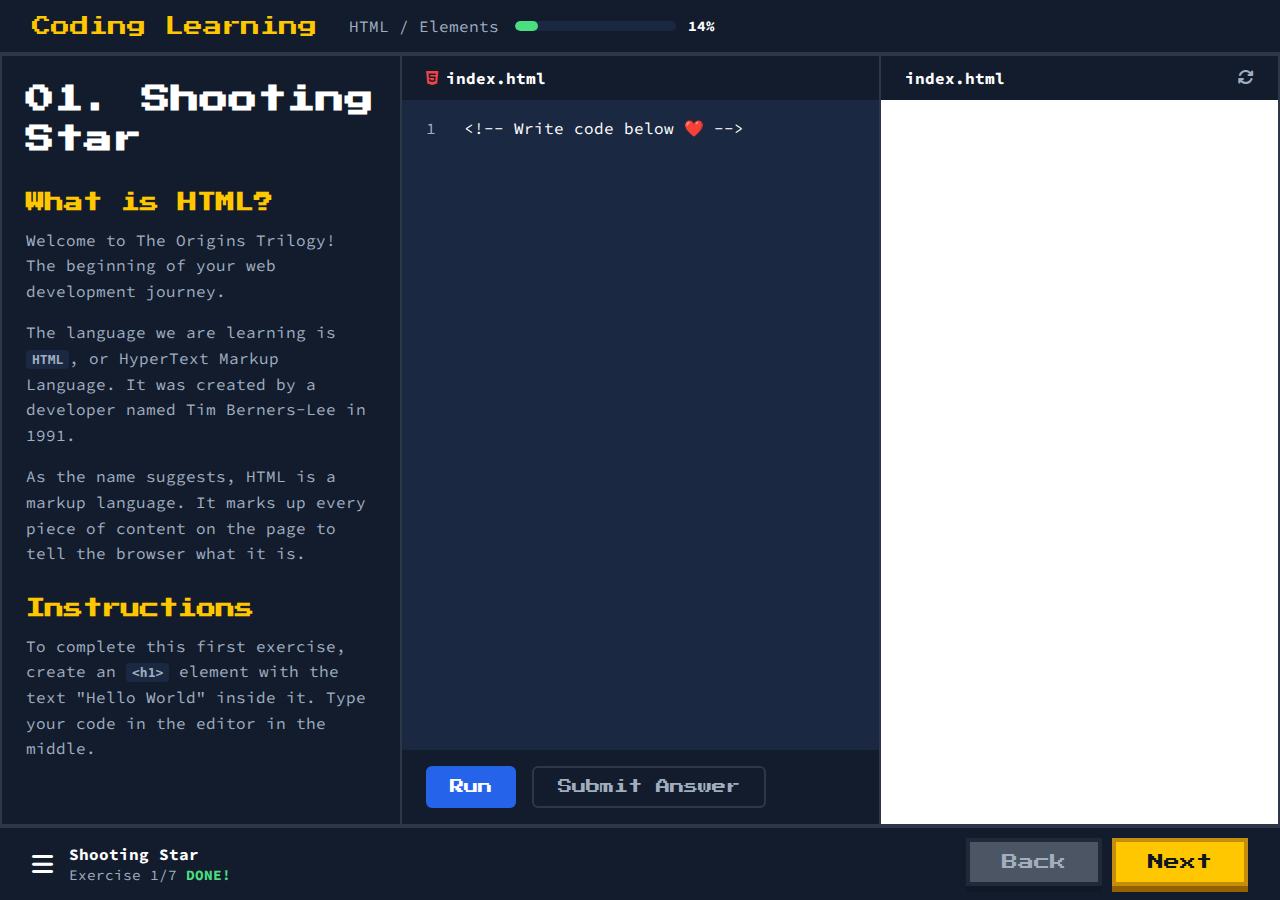
<file: lab-html.html>
<!DOCTYPE html>
<html lang="en">
<head>
    <meta charset="UTF-8">
    <meta name="viewport" content="width=device-width, initial-scale=1.0">
    <title>HTML Lab - Coding Learn</title>
    <link rel="preconnect" href="https://fonts.googleapis.com">
    <link rel="preconnect" href="https://fonts.gstatic.com" crossorigin>
    <link href="https://fonts.googleapis.com/css2?family=Press+Start+2P&display=swap" rel="stylesheet">
    <link href="https://fonts.googleapis.com/css2?family=Source+Code+Pro:wght@400;500;700&display=swap" rel="stylesheet">
    <link rel="stylesheet" href="https://cdnjs.cloudflare.com/ajax/libs/font-awesome/6.6.0/css/all.min.css">
    
    <style>
        :root {
            --bg-dark-primary: #0E1623;
            --bg-dark-secondary: #121C2D;
            --bg-editor: #1A2841;
            --text-primary: #FFFFFF;
            --text-secondary: #a0aec0;
            --border-color: #2d3748;
            --yellow: #ffc700;
            --green: #4ade80;
            --pixel-yellow-border: #c58d0d;
            --pixel-yellow-shadow: #946300;
        }

        * {
            margin: 0;
            padding: 0;
            box-sizing: border-box;
        }

        body {
            background-color: var(--bg-dark-primary);
            color: var(--text-primary);
            font-family: 'Source Code Pro', monospace;
            display: flex;
            flex-direction: column;
            height: 100vh;
            overflow: hidden;
        }

        /* Header */
        .lab-header {
            display: flex;
            align-items: center;
            padding: 1rem 2rem;
            background-color: var(--bg-dark-secondary);
            border-bottom: 2px solid var(--border-color);
            flex-shrink: 0;
        }

        .lab-header .brand {
            font-family: 'Press Start 2P', cursive;
            font-size: 1.2rem;
            color: var(--yellow);
        }

        .lab-header .breadcrumb {
            margin-left: 2rem;
            color: var(--text-secondary);
        }

        .lab-header .progress-bar-container {
            display: flex;
            align-items: center;
            margin-left: 1rem;
            flex-grow: 1;
            max-width: 200px;
        }

        .lab-header .progress-bar {
            width: 100%;
            height: 10px;
            background-color: var(--bg-editor);
            border-radius: 5px;
            overflow: hidden;
        }

        .lab-header .progress-bar-fill {
            width: 14%;
            height: 100%;
            background-color: var(--green);
            border-radius: 5px;
        }
        
        .lab-header .progress-percent {
            margin-left: 0.75rem;
            font-size: 0.9rem;
            font-weight: bold;
        }

        /* Main Content Area */
        .lab-main {
            display: grid;
            grid-template-columns: 1fr 1.2fr 1fr;
            height: calc(100vh - 120px);
            gap: 2px;
            background-color: var(--border-color);
            padding: 2px;
        }

        .panel {
            background-color: var(--bg-dark-secondary);
            padding: 1.5rem;
            overflow-y: auto;
        }

        /* Panel Kiri: Materi */
        .panel-instructions h1 {
            font-family: 'Press Start 2P', cursive;
            font-size: 1.8rem;
            margin-bottom: 2rem;
            line-height: 1.4;
        }

        .panel-instructions h2 {
            font-family: 'Press Start 2P', cursive;
            font-size: 1.2rem;
            color: var(--yellow);
            margin-bottom: 1rem;
            margin-top: 2rem;
        }
        
        .panel-instructions p {
            color: var(--text-secondary);
            line-height: 1.6;
            margin-bottom: 1rem;
        }
        
        .panel-instructions code {
            background-color: var(--bg-editor);
            padding: 2px 6px;
            border-radius: 4px;
            font-weight: bold;
        }

        /* Panel Tengah: Editor Kode */
        .panel-editor {
            display: flex;
            flex-direction: column;
            background-color: var(--bg-editor);
            padding: 0;
        }

        .editor-header {
            padding: 0.75rem 1.5rem;
            background-color: var(--bg-dark-secondary);
            font-weight: bold;
            display: flex;
            align-items: center;
            gap: 0.5rem;
        }
        
        .editor-header i {
            color: #ef4444;
        }

        /* [NEW] Editor with Line Numbers */
        .editor-area {
            display: flex;
            flex-grow: 1;
            position: relative;
        }

        #line-numbers {
            padding: 1rem 0.75rem 1rem 1.5rem;
            font-size: 1rem;
            color: var(--text-secondary);
            text-align: right;
            user-select: none;
            line-height: 1.5;
        }
        
        #code-editor {
            flex-grow: 1;
            width: 100%;
            background-color: transparent;
            border: none;
            color: var(--text-primary);
            font-family: 'Source Code Pro', monospace;
            font-size: 1rem;
            padding: 1rem;
            resize: none;
            line-height: 1.5;
        }
        
        #code-editor:focus {
            outline: none;
        }

        .editor-controls {
            padding: 1rem 1.5rem;
            background-color: var(--bg-dark-secondary);
            display: flex;
            gap: 1rem;
        }

        .editor-btn {
            font-family: 'Press Start 2P', cursive;
            padding: 0.75rem 1.5rem;
            font-size: 0.9rem;
            border: none;
            border-radius: 6px;
            cursor: pointer;
            transition: background-color 0.2s;
        }
        
        .btn-run { background-color: #2563eb; color: white; }
        .btn-run:hover { background-color: #3b82f6; }
        .btn-submit { background-color: transparent; color: var(--text-secondary); border: 2px solid var(--border-color); }
        .btn-submit:hover { background-color: var(--border-color); color: var(--text-primary); }

        /* Panel Kanan: Output */
        .panel-output {
            padding: 0;
            background-color: var(--text-primary);
            display: flex;
            flex-direction: column;
        }

        /* [NEW] Output Header */
        .output-header {
            padding: 0.75rem 1.5rem;
            background-color: var(--bg-dark-secondary);
            font-weight: bold;
            display: flex;
            justify-content: space-between;
            align-items: center;
        }

        .output-header #refresh-btn {
            background: none;
            border: none;
            color: var(--text-secondary);
            cursor: pointer;
            font-size: 1rem;
        }
        .output-header #refresh-btn:hover {
            color: var(--text-primary);
        }
        
        #output-frame {
            width: 100%;
            height: 100%;
            border: none;
            flex-grow: 1;
        }
        
        /* Footer */
        .lab-footer {
            display: flex;
            justify-content: space-between;
            align-items: center;
            padding: 1rem 2rem;
            background-color: var(--bg-dark-secondary);
            border-top: 2px solid var(--border-color);
            flex-shrink: 0;
        }
        .exercise-status { display: flex; align-items: center; gap: 1rem; }
        .exercise-status i { font-size: 1.5rem; }
        .exercise-info strong { display: block; }
        .exercise-info span { color: var(--text-secondary); font-size: 0.9rem; }
        .exercise-info .done { color: var(--green); font-weight: bold; }
        .nav-buttons .pixel-btn { padding: 0.75rem 2rem; font-size: 1rem; }
        .pixel-btn {
            font-family: 'Press Start 2P', cursive;
            text-decoration: none;
            cursor: pointer;
            border: 4px solid;
            position: relative;
            top: 0;
            transition: all 0.1s ease-in-out;
        }
        .pixel-btn:active { top: 6px; box-shadow: none; }
        .pixel-btn.yellow { background-color: var(--yellow); color: var(--bg-dark-primary); border-color: var(--pixel-yellow-border); box-shadow: 0 6px 0 0 var(--pixel-yellow-shadow); }
        .pixel-btn.gray { background-color: #4b5563; color: var(--text-secondary); border-color: #1f2937; box-shadow: 0 6px 0 0 #111827; }
    </style>
</head>
<body>

    <header class="lab-header">
        <div class="brand">Coding Learning</div>
        <div class="breadcrumb">HTML / Elements</div>
        <div class="progress-bar-container">
            <div class="progress-bar"><div class="progress-bar-fill" id="progress-fill"></div></div>
            <span class="progress-percent" id="progress-percent">14%</span>
        </div>
    </header>

    <main class="lab-main">
        <div class="panel panel-instructions">
            <div class="exercise-header">
                <h1>01. Shooting Star</h1>
            </div>
            <h2>What is HTML?</h2>
            <p>Welcome to The Origins Trilogy! The beginning of your web development journey.</p>
            <p>The language we are learning is <code>HTML</code>, or HyperText Markup Language. It was created by a developer named Tim Berners-Lee in 1991.</p>
            <p>As the name suggests, HTML is a markup language. It marks up every piece of content on the page to tell the browser what it is.</p>
            <h2>Instructions</h2>
            <p>To complete this first exercise, create an <code>&lt;h1&gt;</code> element with the text "Hello World" inside it. Type your code in the editor in the middle.</p>
        </div>

        <div class="panel panel-editor">
            <div class="editor-header">
                <i class="fa-brands fa-html5"></i>
                <span>index.html</span>
            </div>
            <!-- [UPDATED] Editor Area with line numbers -->
            <div class="editor-area">
                <div id="line-numbers"></div>
                <textarea id="code-editor" spellcheck="false"><!-- Write code below ❤️ --></textarea>
            </div>
            <div class="editor-controls">
                <button class="editor-btn btn-run" id="run-btn">Run</button>
                <button class="editor-btn btn-submit" id="submit-btn">Submit Answer</button>
            </div>
        </div>

        <div class="panel panel-output">
             <!-- [NEW] Output Header -->
            <div class="output-header">
                <span>index.html</span>
                <button id="refresh-btn" title="Refresh Output"><i class="fa-solid fa-arrows-rotate"></i></button>
            </div>
            <iframe id="output-frame"></iframe>
        </div>
    </main>

    <footer class="lab-footer">
        <div class="exercise-status">
            <i class="fa-solid fa-bars"></i>
            <div class="exercise-info">
                <strong>Shooting Star</strong>
                <span>Exercise <span id="current-exercise">1</span>/<span id="total-exercises">7</span> <span class="done">DONE!</span></span>
            </div>
        </div>
        <div class="nav-buttons">
            <a href="#" class="pixel-btn gray">Back</a>
            <a href="#" class="pixel-btn yellow">Next</a>
        </div>
    </footer>

    <script>
        document.addEventListener('DOMContentLoaded', () => {
            const codeEditor = document.getElementById('code-editor');
            const outputFrame = document.getElementById('output-frame');
            const runBtn = document.getElementById('run-btn');
            const submitBtn = document.getElementById('submit-btn');
            const refreshBtn = document.getElementById('refresh-btn');
            const lineNumbers = document.getElementById('line-numbers');

            const commentText = '<!-- Write code below ❤️ -->';

            const exercises = [
                { id: 1, name: "Shooting Star", total: 7, solution: "<h1>helloworld</h1>" },
            ];
            let currentExercise = exercises[0];

            function loadExercise(exercise) {
                document.getElementById('current-exercise').textContent = exercise.id;
                document.getElementById('total-exercises').textContent = exercise.total;
                const progress = (exercise.id / exercise.total) * 100;
                document.getElementById('progress-fill').style.width = `${progress}%`;
                document.getElementById('progress-percent').textContent = `${Math.round(progress)}%`;
            }

            // [NEW] Line Number Logic
            function updateLineNumbers() {
                const lines = codeEditor.value.split('\n').length;
                lineNumbers.innerHTML = Array.from({ length: lines }, (_, i) => `<div>${i + 1}</div>`).join('');
                lineNumbers.scrollTop = codeEditor.scrollTop;
            }

            // [UPDATED] Smarter Validation
            function validateCode(userInput) {
                const userCodeOnly = userInput.replace(commentText, '');
                const simplifiedInput = userCodeOnly.replace(/\s+/g, '').toLowerCase();
                const simplifiedSolution = currentExercise.solution;
                return simplifiedInput === simplifiedSolution;
            }

            function runCode() {
                const userInput = codeEditor.value;
                const frameDoc = outputFrame.contentWindow.document;

                if (validateCode(userInput)) {
                    frameDoc.open();
                    frameDoc.write(userInput.replace(commentText, ''));
                    frameDoc.close();
                } else {
                    frameDoc.open();
                    frameDoc.write('<p style="font-family: sans-serif; color: red;">Code is not correct. Please follow the instructions.</p>');
                    frameDoc.close();
                }
            }
            
            function submitAnswer() {
                if (validateCode(codeEditor.value)) {
                    alert("Correct! Well done. Moving to the next exercise.");
                } else {
                    alert("Not quite right. Try running your code and checking the output against the instructions.");
                }
            }

            // --- Event Listeners ---
            runBtn.addEventListener('click', runCode);
            submitBtn.addEventListener('click', submitAnswer);
            refreshBtn.addEventListener('click', runCode); // Refresh button also runs the code
            codeEditor.addEventListener('input', updateLineNumbers);
            codeEditor.addEventListener('scroll', () => {
                lineNumbers.scrollTop = codeEditor.scrollTop;
            });


            // --- Initial Load ---
            loadExercise(currentExercise);
            updateLineNumbers(); // Initial line number setup
        });
    </script>
</body>
</html>
</file>
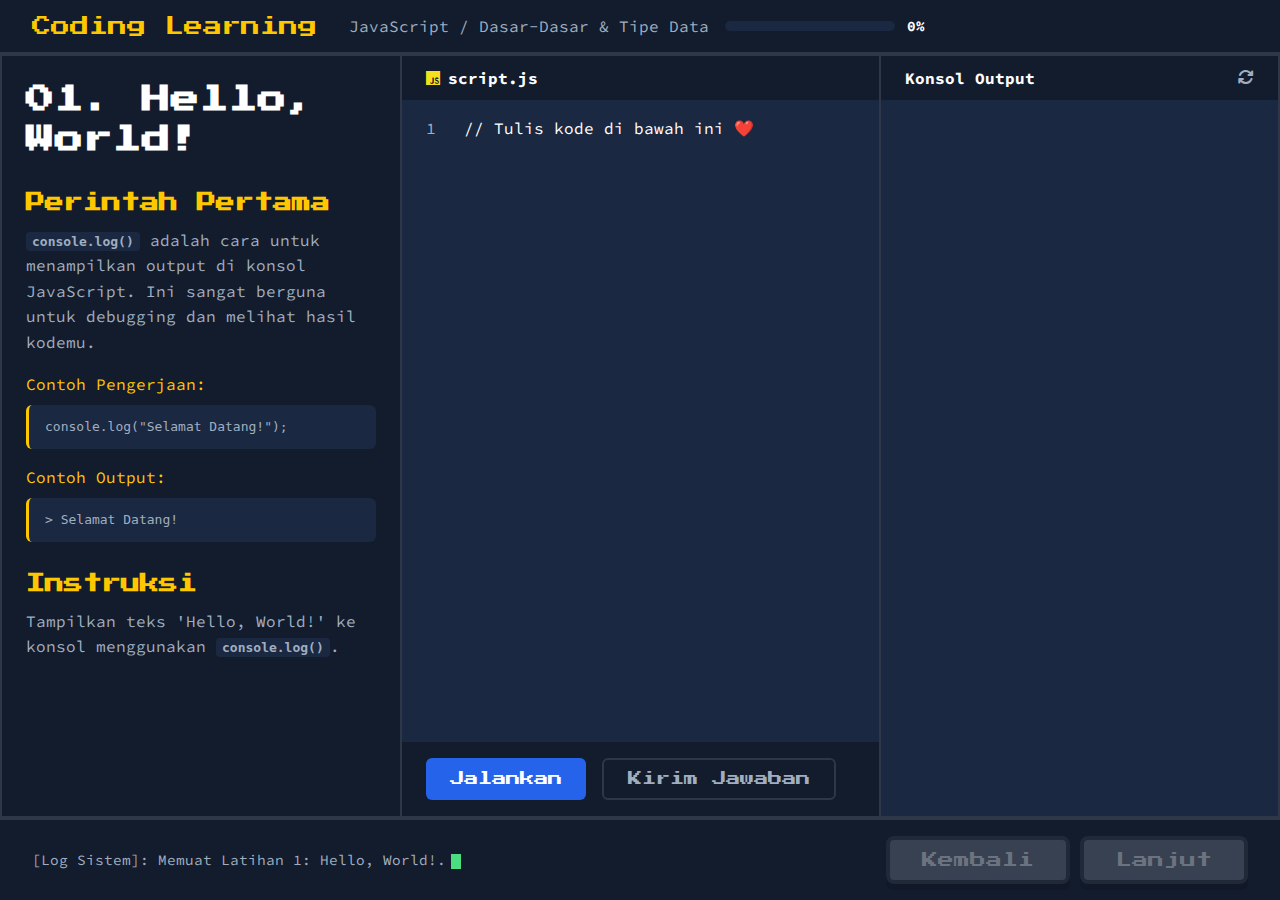
<file: lab-javascript.html>
<!DOCTYPE html>
<html lang="id">
<head>
    <meta charset="UTF-8">
    <meta name="viewport" content="width=device-width, initial-scale=1.0">
    <title>Lab JavaScript - Coding Learn</title>
    <link rel="preconnect" href="https://fonts.googleapis.com">
    <link rel="preconnect" href="https://fonts.gstatic.com" crossorigin>
    <link href="https://fonts.googleapis.com/css2?family=Press+Start+2P&display=swap" rel="stylesheet">
    <link href="https://fonts.googleapis.com/css2?family=Source+Code+Pro:wght@400;500;700&display=swap" rel="stylesheet">
    <link rel="stylesheet" href="https://cdnjs.cloudflare.com/ajax/libs/font-awesome/6.6.0/css/all.min.css">
    
    <style>
        :root {
            --bg-dark-primary: #0E1623;
            --bg-dark-secondary: #121C2D;
            --bg-editor: #1A2841;
            --text-primary: #FFFFFF;
            --text-secondary: #a0aec0;
            --border-color: #2d3748;
            --yellow: #ffc700;
            --green: #4ade80;
            --red: #f87171;
            --pixel-yellow-border: #c58d0d;
            --pixel-yellow-shadow: #946300;
        }
        * { margin: 0; padding: 0; box-sizing: border-box; }
        body {
            background-color: var(--bg-dark-primary);
            color: var(--text-primary);
            font-family: 'Source Code Pro', monospace;
            display: flex;
            flex-direction: column;
            height: 100vh;
            overflow: hidden;
        }
        .lab-header {
            display: flex; align-items: center; padding: 1rem 2rem; background-color: var(--bg-dark-secondary); border-bottom: 2px solid var(--border-color); flex-shrink: 0;
        }
        .lab-header .brand {
            font-family: 'Press Start 2P', cursive; font-size: 1.2rem; color: var(--yellow); text-decoration: none;
        }
        .lab-header .breadcrumb {
            margin-left: 2rem; color: var(--text-secondary);
        }
        .lab-header .progress-bar-container {
            display: flex; align-items: center; margin-left: 1rem; flex-grow: 1; max-width: 200px;
        }
        .lab-header .progress-bar {
            width: 100%; height: 10px; background-color: var(--bg-editor); border-radius: 5px; overflow: hidden;
        }
        .lab-header .progress-bar-fill {
            height: 100%; background-color: var(--green); border-radius: 5px; transition: width 0.3s ease;
        }
        .lab-header .progress-percent {
            margin-left: 0.75rem; font-size: 0.9rem; font-weight: bold;
        }
        .lab-main {
            display: grid; grid-template-columns: 1fr 1.2fr 1fr; height: calc(100vh - 120px); gap: 2px; background-color: var(--border-color); padding: 2px;
        }
        .panel {
            background-color: var(--bg-dark-secondary); padding: 1.5rem; overflow-y: auto;
        }
        .panel-instructions h1 {
            font-family: 'Press Start 2P', cursive; font-size: 1.8rem; margin-bottom: 2rem; line-height: 1.4;
        }
        .panel-instructions h2 {
            font-family: 'Press Start 2P', cursive; font-size: 1.2rem; color: var(--yellow); margin-bottom: 1rem; margin-top: 2rem;
        }
        .panel-instructions p {
            color: var(--text-secondary); line-height: 1.6; margin-bottom: 1rem;
        }
        .panel-instructions code {
            background-color: var(--bg-editor); padding: 2px 6px; border-radius: 4px; font-weight: bold;
        }
        .panel-instructions .code-block { 
            display: block; 
            background-color: var(--bg-editor); 
            padding: 0.75rem 1rem; 
            margin-top: 0.5rem; 
            margin-bottom: 1rem;
            border-radius: 6px; 
            white-space: pre-wrap;
            line-height: 1.5;
            font-weight: normal;
            border-left: 3px solid var(--yellow);
        }
        .panel-instructions b { 
            color: var(--yellow); 
            font-weight: normal;
        }
        .panel-editor {
            display: flex; flex-direction: column; background-color: var(--bg-editor); padding: 0;
        }
        .editor-header {
            padding: 0.75rem 1.5rem; background-color: var(--bg-dark-secondary); font-weight: bold; display: flex; align-items: center; gap: 0.5rem;
        }
        .editor-header i { color: #f7df1e; } /* Warna ikon JS */
        .editor-area { display: flex; flex-grow: 1; position: relative; }
        #line-numbers {
            padding: 1rem 0.75rem 1rem 1.5rem; font-size: 1rem; color: var(--text-secondary); text-align: right; user-select: none; line-height: 1.5;
        }
        #code-editor {
            flex-grow: 1; width: 100%; background-color: transparent; border: none; color: var(--text-primary); font-family: 'Source Code Pro', monospace; font-size: 1rem; padding: 1rem; resize: none; line-height: 1.5;
        }
        #code-editor:focus { outline: none; }
        .editor-controls {
            padding: 1rem 1.5rem; background-color: var(--bg-dark-secondary); display: flex; gap: 1rem;
        }
        .editor-btn {
            font-family: 'Press Start 2P', cursive; padding: 0.75rem 1.5rem; font-size: 0.9rem; border: none; border-radius: 6px; cursor: pointer; transition: background-color 0.2s;
        }
        .btn-run { background-color: #2563eb; color: white; }
        .btn-run:hover { background-color: #3b82f6; }
        .btn-submit { background-color: transparent; color: var(--text-secondary); border: 2px solid var(--border-color); }
        .btn-submit:hover { background-color: var(--border-color); color: var(--text-primary); }
        .panel-output {
            padding: 0; background-color: var(--bg-dark-primary); display: flex; flex-direction: column;
        }
        .output-header {
            padding: 0.75rem 1.5rem; background-color: var(--bg-dark-secondary); font-weight: bold; display: flex; justify-content: space-between; align-items: center;
        }
        .output-header #refresh-btn {
            background: none; border: none; color: var(--text-secondary); cursor: pointer; font-size: 1rem;
        }
        #output-frame {
            width: 100%; height: 100%; border: none; flex-grow: 1; background-color: #1a2841; padding: 1rem; color: white; font-family: 'Source Code Pro', monospace; overflow-y: auto;
        }
        .lab-footer {
            display: flex; justify-content: space-between; align-items: center; padding: 1rem 2rem; background-color: var(--bg-dark-secondary); border-top: 2px solid var(--border-color); flex-shrink: 0;
        }
        .system-log {
            font-family: 'Source Code Pro', monospace; color: var(--text-secondary); font-size: 0.9rem;
        }
        .system-log .cursor {
            display: inline-block; background-color: var(--green); margin-left: 5px; width: 10px; height: 1em; animation: blink 1s infinite; vertical-align: middle;
        }
        @keyframes blink { 0%, 49% { opacity: 1; } 50%, 99% { opacity: 0; } 100% { opacity: 1; } }
        .nav-buttons .pixel-btn { padding: 0.75rem 2rem; font-size: 1rem; }
        .pixel-btn {
            font-family: 'Press Start 2P', cursive; text-decoration: none; cursor: pointer; border: 4px solid; position: relative; top: 0; transition: all 0.1s ease-in-out; border-radius: 8px;
        }
        .pixel-btn:active { top: 6px; box-shadow: none; }
        .pixel-btn.yellow {
            background-color: var(--yellow); color: var(--bg-dark-primary); border-color: var(--pixel-yellow-border); box-shadow: 0 6px 0 0 var(--pixel-yellow-shadow);
        }
        .pixel-btn.gray { background-color: #4b5563; color: var(--text-secondary); border-color: #1f2937; box-shadow: 0 6px 0 0 #111827; }
        .pixel-btn:disabled {
            background-color: #374151; color: #6b7280; border-color: #1f2937; box-shadow: 0 6px 0 0 #111827; cursor: not-allowed; top: 0;
        }
        .pixel-btn:disabled:active { top: 0; }
        .feedback-modal-overlay {
            position: fixed; top: 0; left: 0; width: 100%; height: 100%;
            background-color: rgba(0, 0, 0, 0.7);
            display: none; justify-content: center; align-items: center; z-index: 1000;
        }
        .feedback-modal-content {
            background-color: var(--bg-dark-secondary);
            border: 2px solid var(--border-color);
            padding: 2.5rem 3rem;
            text-align: center;
            font-family: 'Press Start 2P', cursive;
            box-shadow: 0 10px 0 0 #000;
        }
        .feedback-modal-content h3 { font-size: 1.5rem; margin-bottom: 1.5rem; }
        .feedback-modal-content.success h3 { color: var(--green); }
        .feedback-modal-content.error h3 { color: var(--red); }
    </style>
</head>
<body>

    <header class="lab-header">
        <a href="belajar-javascript.html" class="brand">Coding Learning</a>
        <div class="breadcrumb" id="breadcrumb">JavaScript / ...</div>
        <div class="progress-bar-container">
            <div class="progress-bar"><div class="progress-bar-fill" id="progress-fill"></div></div>
            <span class="progress-percent" id="progress-percent">0%</span>
        </div>
    </header>

    <main class="lab-main">
        <div class="panel panel-instructions" id="instructions-panel"></div>
        <div class="panel panel-editor">
            <div class="editor-header"><i class="fa-brands fa-js"></i><span>script.js</span></div>
            <div class="editor-area">
                <div id="line-numbers"></div>
                <textarea id="code-editor" spellcheck="false"></textarea>
            </div>
            <div class="editor-controls">
                <button class="editor-btn btn-run" id="run-btn">Jalankan</button>
                <button class="editor-btn btn-submit" id="submit-btn">Kirim Jawaban</button>
            </div>
        </div>
        <div class="panel panel-output">
            <div class="output-header">
                <span>Konsol Output</span>
                <button id="refresh-btn" title="Muat Ulang Output"><i class="fa-solid fa-arrows-rotate"></i></button>
            </div>
            <div id="output-frame"></div>
        </div>
    </main>

    <footer class="lab-footer">
        <div class="system-log">
            <span id="log-message">[Log Sistem]: Memulai...</span><span class="cursor"></span>
        </div>
        <div class="nav-buttons">
            <button class="pixel-btn gray" id="back-btn">Kembali</button>
            <button class="pixel-btn yellow" id="next-btn">Lanjut</button>
        </div>
    </footer>
    
    <div class="feedback-modal-overlay" id="feedback-modal">
        <div class="feedback-modal-content" id="modal-content">
            <h3 id="modal-title"></h3>
            <button class="pixel-btn yellow" id="modal-close-btn">Lanjutkan</button>
        </div>
    </div>

    <script>
    document.addEventListener('DOMContentLoaded', () => {
        const UIElements = {
            codeEditor: document.getElementById('code-editor'),
            outputFrame: document.getElementById('output-frame'),
            runBtn: document.getElementById('run-btn'),
            submitBtn: document.getElementById('submit-btn'),
            refreshBtn: document.getElementById('refresh-btn'),
            lineNumbers: document.getElementById('line-numbers'),
            instructionsPanel: document.getElementById('instructions-panel'),
            breadcrumb: document.getElementById('breadcrumb'),
            progressFill: document.getElementById('progress-fill'),
            progressPercent: document.getElementById('progress-percent'),
            logMessage: document.getElementById('log-message'),
            nextBtn: document.getElementById('next-btn'),
            backBtn: document.getElementById('back-btn'),
            feedbackModal: document.getElementById('feedback-modal'),
            modalContent: document.getElementById('modal-content'),
            modalTitle: document.getElementById('modal-title'),
            modalCloseBtn: document.getElementById('modal-close-btn'),
        };

        const commentText = '// Tulis kode di bawah ini ❤️';
        const localStorageKey = 'jsLabProgress';

        const allExercises = [
            // Chapter 1: Dasar-Dasar & Tipe Data
            { id: 1, chapter: 1, chapterName: "Dasar-Dasar & Tipe Data", name: "Hello, World!", solution: { regex: /console\.log\s*\(\s*["']Hello, World!["']\s*\)/ }, content: { title: "01. Hello, World!", h2: "Perintah Pertama", paragraphs: ["<code>console.log()</code> adalah cara untuk menampilkan output di konsol JavaScript. Ini sangat berguna untuk debugging dan melihat hasil kodemu.", "<b>Contoh Pengerjaan:</b><code class='code-block'>console.log(\"Selamat Datang!\");</code><b>Contoh Output:</b><code class='code-block'>> Selamat Datang!</code>"], instructions: "Tampilkan teks 'Hello, World!' ke konsol menggunakan <code>console.log()</code>."}},
            // PERUBAHAN 1: Menambahkan flag 'validateWithComments: true'
            { id: 2, chapter: 1, chapterName: "Dasar-Dasar & Tipe Data", name: "Komentar Kode", solution: { regex: /\/\/.+/, validateWithComments: true }, content: { title: "02. Komentar", h2: "Meninggalkan Catatan", paragraphs: ["Komentar adalah baris kode yang diabaikan oleh JavaScript. Mereka digunakan untuk meninggalkan catatan untuk dirimu sendiri atau developer lain. Komentar satu baris dimulai dengan <code>//</code>.", "<b>Contoh Pengerjaan:</b><code class='code-block'>// Kode ini akan diabaikan\nlet skor = 100; // Inisialisasi skor</code><b>Contoh Output:</b><code class='code-block'>(Tidak ada output, karena komentar tidak dieksekusi)</code>"], instructions: "Tulis komentar satu baris apa pun di editor."}},
            { id: 3, chapter: 1, chapterName: "Dasar-Dasar & Tipe Data", name: "Variabel const & let", solution: { regex: /(let\s+\w+\s*=\s*.+;|const\s+\w+\s*=\s*.+;)/ }, content: { title: "03. const & let", h2: "Variabel Modern", paragraphs: ["ES6 memperkenalkan <code>let</code> dan <code>const</code>. <code>let</code> adalah variabel yang nilainya bisa diubah, sementara <code>const</code> adalah konstanta yang nilainya tidak bisa diubah setelah ditetapkan. Ini adalah cara yang lebih disarankan daripada <code>var</code>.", "<b>Contoh Pengerjaan:</b><code class='code-block'>let umur = 25;\nconst TANGGAL_LAHIR = \"20-04-1999\";\n\nconsole.log(umur);\nconsole.log(TANGGAL_LAHIR);</code><b>Contoh Output:</b><code class='code-block'>> 25\n> 20-04-1999</code>"], instructions: "Buat satu variabel bernama <code>skor</code> menggunakan <code>let</code> dan satu konstanta bernama <code>NAMA_PEMAIN</code> menggunakan <code>const</code>."}},
            { id: 4, chapter: 1, chapterName: "Dasar-Dasar & Tipe Data", name: "Tipe Data: String", solution: { regex: /let\s+\w+\s*=\s*["'].*["'];/ }, content: { title: "04. String", h2: "Data Teks", paragraphs: ["String adalah urutan karakter yang digunakan untuk menyimpan teks. String harus ditulis di dalam tanda kutip tunggal (<code>''</code>) atau ganda (<code>\"\"</code>).", "<b>Contoh Pengerjaan:</b><code class='code-block'>let salam = \"Selamat Pagi\";\nconsole.log(salam);</code><b>Contoh Output:</b><code class='code-block'>> Selamat Pagi</code>"], instructions: "Buat variabel bernama <code>kota</code> dan berikan nilai string (nama kota)."}},
            { id: 5, chapter: 1, chapterName: "Dasar-Dasar & Tipe Data", name: "Tipe Data: Number", solution: { regex: /let\s+\w+\s*=\s*\d+;/ }, content: { title: "05. Number", h2: "Data Numerik", paragraphs: ["JavaScript juga memiliki tipe data angka (Number), yang dapat berupa bilangan bulat atau desimal. Angka tidak memerlukan tanda kutip.", "<b>Contoh Pengerjaan:</b><code class='code-block'>let harga = 50000;\nlet diskon = 0.5;\nconsole.log(harga * diskon);</code><b>Contoh Output:</b><code class='code-block'>> 25000</code>"], instructions: "Buat variabel bernama <code>umur</code> dan berikan nilai berupa angka."}},
            { id: 6, chapter: 1, chapterName: "Dasar-Dasar & Tipe Data", name: "Tipe Data: Boolean", solution: { regex: /let\s+\w+\s*=\s*(true|false);/ }, content: { title: "06. Boolean", h2: "Benar atau Salah", paragraphs: ["Tipe data Boolean hanya memiliki dua nilai: <code>true</code> (benar) atau <code>false</code> (salah). Ini sering menjadi hasil dari operasi perbandingan.", "<b>Contoh Pengerjaan:</b><code class='code-block'>let sudahMakan = true;\nconsole.log(sudahMakan);</code><b>Contoh Output:</b><code class='code-block'>> true</code>"], instructions: "Buat variabel <code>isLogin</code> dan berikan nilai <code>true</code>."}},
            { id: 7, chapter: 1, chapterName: "Dasar-Dasar & Tipe Data", name: "Penggabungan String", solution: { regex: /console\.log\s*\(\s*["'].*["']\s*\+\s*\w+\s*\)/ }, content: { title: "07. Penggabungan", h2: "Menggabungkan Teks", paragraphs: ["Kamu dapat menggabungkan dua string atau lebih menggunakan operator <code>+</code>.", "<b>Contoh Pengerjaan:</b><code class='code-block'>let kata1 = \"Coding\";\nlet kata2 = \"Menyenangkan\";\nconsole.log(kata1 + \" itu \" + kata2);</code><b>Contoh Output:</b><code class='code-block'>> Coding itu Menyenangkan</code>"], instructions: "Buat variabel <code>nama</code>, lalu gabungkan string 'Halo, ' dengan variabel <code>nama</code> dan tampilkan hasilnya."}},
            { id: 8, chapter: 1, chapterName: "Dasar-Dasar & Tipe Data", name: "Template Literals", solution: { regex: /`.*\$\{.+\}.*`/ }, content: { title: "08. Template Literals", h2: "String Canggih", paragraphs: ["Template literals menggunakan back-ticks (<code>``</code>) alih-alih tanda kutip. Ini memungkinkan Anda menyisipkan variabel atau ekspresi langsung ke dalam string menggunakan sintaks <code>${...}</code>, membuatnya lebih mudah dibaca.", "<b>Contoh Pengerjaan:</b><code class='code-block'>let barang = \"Buku\";\nlet jumlah = 5;\nconsole.log(`Saya membeli ${jumlah} ${barang}.`);</code><b>Contoh Output:</b><code class='code-block'>> Saya membeli 5 Buku.</code>"], instructions: "Gunakan template literal untuk membuat kalimat 'User [nama] berumur [umur] tahun.' dengan memasukkan variabel <code>nama</code> dan <code>umur</code>."}},

            // Chapter 2: Operator & Logika Kondisional
            { id: 9, chapter: 2, chapterName: "Operator & Logika Kondisional", name: "Operator Aritmatika", solution: { regex: /\d+\s*[\+\-\*\/]\s*\d+/ }, content: { title: "09. Aritmatika", h2: "Operasi Matematika", paragraphs: ["JavaScript mendukung operator aritmatika dasar seperti penjumlahan (<code>+</code>), pengurangan (<code>-</code>), perkalian (<code>*</code>), dan pembagian (<code>/</code>).", "<b>Contoh Pengerjaan:</b><code class='code-block'>let panjang = 20;\nlet lebar = 5;\nlet luas = panjang * lebar;\nconsole.log(luas);</code><b>Contoh Output:</b><code class='code-block'>> 100</code>"], instructions: "Kalikan 10 dengan 5 dan simpan hasilnya dalam variabel <code>hasil</code>."}},
            { id: 10, chapter: 2, chapterName: "Operator & Logika Kondisional", name: "Operator Modulo", solution: { regex: /\d+\s*%\s*\d+/ }, content: { title: "10. Operator Modulo", h2: "Sisa Bagi", paragraphs: ["Operator modulo (<code>%</code>) mengembalikan sisa dari pembagian. Ini sangat berguna, misalnya, untuk menentukan apakah sebuah angka genap atau ganjil.", "<b>Contoh Pengerjaan:</b><code class='code-block'>let angka = 7;\nlet sisa = angka % 2;\nconsole.log(sisa); // Hasil 1, berarti ganjil</code><b>Contoh Output:</b><code class='code-block'>> 1</code>"], instructions: "Gunakan operator modulo untuk menemukan sisa dari 10 dibagi 3."}},
            { id: 11, chapter: 2, chapterName: "Operator & Logika Kondisional", name: "Operator Perbandingan", solution: { regex: /.+\s*(===|!==|>|<|>=|<=)\s*.+/ }, content: { title: "11. Perbandingan", h2: "Membandingkan Nilai", paragraphs: ["Operator perbandingan digunakan untuk membandingkan dua nilai dan hasilnya selalu boolean (<code>true</code> atau <code>false</code>). Gunakan <code>===</code> untuk memeriksa kesamaan nilai DAN tipe data.", "<b>Contoh Pengerjaan:</b><code class='code-block'>let a = 5;\nlet b = 5;\nconsole.log(a === b);</code><b>Contoh Output:</b><code class='code-block'>> true</code>"], instructions: "Bandingkan apakah angka <code>10</code> lebih besar dari <code>5</code> dan tampilkan hasilnya ke konsol."}},
            { id: 12, chapter: 2, chapterName: "Operator & Logika Kondisional", name: "Pernyataan If", solution: { regex: /if\s*\(\s*.*\s*\)\s*\{/ }, content: { title: "12. Pernyataan If", h2: "Membuat Keputusan", paragraphs: ["Pernyataan <code>if</code> digunakan untuk menjalankan blok kode hanya jika kondisi tertentu terpenuhi (bernilai <code>true</code>).", "<b>Contoh Pengerjaan:</b><code class='code-block'>let jam = 14;\nif (jam > 12) {\n  console.log(\"Selamat Siang!\");\n}</code><b>Contoh Output:</b><code class='code-block'>> Selamat Siang!</code>"], instructions: "Buat pernyataan <code>if</code> yang memeriksa apakah variabel <code>nilai</code> lebih besar dari 75."}},
            { id: 13, chapter: 2, chapterName: "Operator & Logika Kondisional", name: "If...Else", solution: { regex: /if\s*\(.+\)\s*\{[\s\S]*\}\s*else\s*\{/ }, content: { title: "13. If...Else", h2: "Dua Kemungkinan", paragraphs: ["Gunakan <code>else</code> untuk menentukan blok kode yang akan dijalankan jika kondisi dalam pernyataan <code>if</code> tidak terpenuhi (bernilai <code>false</code>).", "<b>Contoh Pengerjaan:</b><code class='code-block'>let baterai = 15;\nif (baterai > 20) {\n  console.log(\"Baterai cukup.\");\n} else {\n  console.log(\"Baterai lemah, harap isi daya!\");\n}</code><b>Contoh Output:</b><code class='code-block'>> Baterai lemah, harap isi daya!</code>"], instructions: "Buat struktur <code>if...else</code>. Jika <code>umur</code> di atas 17, tampilkan 'Dewasa'. Jika tidak, tampilkan 'Anak-anak'."}},
            { id: 14, chapter: 2, chapterName: "Operator & Logika Kondisional", name: "Operator Logika", solution: { regex: /.+\s*(&&|\|\|)\s*.+/ }, content: { title: "14. Logika && dan ||", h2: "Menggabungkan Kondisi", paragraphs: ["Operator logika seperti DAN (<code>&&</code>) dan ATAU (<code>||</code>) digunakan untuk menggabungkan beberapa kondisi. <code>&&</code> membutuhkan semua kondisi benar, sementara <code>||</code> hanya butuh salah satu benar.", "<b>Contoh Pengerjaan:</b><code class='code-block'>let punyaTiket = true;\nlet umur = 20;\nif (punyaTiket && umur > 17) {\n  console.log(\"Boleh masuk.\");\n}</code><b>Contoh Output:</b><code class='code-block'>> Boleh masuk.</code>"], instructions: "Gunakan operator <code>&&</code> dalam sebuah <code>if</code> untuk memeriksa apakah <code>nilaiUjian</code> di atas 80 DAN <code>absensi</code> di atas 90."}},
            { id: 15, chapter: 2, chapterName: "Operator & Logika Kondisional", name: "Pernyataan Switch", solution: { regex: /switch\s*\(\s*\w+\s*\)\s*\{[\s\S]*case\s*.*\s*:/ }, content: { title: "15. Switch", h2: "Banyak Pilihan", paragraphs: ["Pernyataan <code>switch</code> adalah alternatif dari rantai <code>if-else if-else</code> yang panjang. Ini mengevaluasi sebuah ekspresi dan mencocokkan nilainya dengan klausa <code>case</code>.", "<b>Contoh Pengerjaan:</b><code class='code-block'>let level = \"Gold\";\nswitch (level) {\n  case \"Gold\":\n    console.log(\"Diskon 15%\");\n    break;\n  case \"Silver\":\n    console.log(\"Diskon 10%\");\n    break;\n  default:\n    console.log(\"Tidak ada diskon.\");\n}</code><b>Contoh Output:</b><code class='code-block'>> Diskon 15%</code>"], instructions: "Buat pernyataan <code>switch</code> untuk variabel <code>hari</code> yang dapat menangani kasus 'Senin' dan 'Minggu'."}},

            // Chapter 3: Array & Perulangan
            { id: 16, chapter: 3, chapterName: "Array & Perulangan", name: "Membuat Array", solution: { regex: /const\s+\w+\s*=\s*\[.*,.*\];/ }, content: { title: "16. Membuat Array", h2: "Daftar Item", paragraphs: ["Array adalah variabel khusus yang dapat menampung lebih dari satu nilai sekaligus dalam urutan tertentu. Array dibuat dengan kurung siku <code>[]</code>.", "<b>Contoh Pengerjaan:</b><code class='code-block'>const warna = [\"Merah\", \"Kuning\", \"Hijau\"];\nconsole.log(warna);</code><b>Contoh Output:</b><code class='code-block'>> [\"Merah\",\"Kuning\",\"Hijau\"]</code>"], instructions: "Buat sebuah array bernama <code>buah</code> yang berisi 'Apel', 'Mangga', dan 'Jeruk'."}},
            { id: 17, chapter: 3, chapterName: "Array & Perulangan", name: "Mengakses Elemen", solution: { regex: /\w+\[\d+\]/ }, content: { title: "17. Mengakses Elemen", h2: "Mengambil Item", paragraphs: ["Kamu dapat mengakses elemen array dengan merujuk pada nomor indeksnya. Indeks array dimulai dari 0, jadi elemen pertama adalah indeks 0, kedua adalah 1, dan seterusnya.", "<b>Contoh Pengerjaan:</b><code class='code-block'>const tim = [\"Budi\", \"Citra\", \"Eka\"];\nconsole.log(tim[0]); // Mengakses Budi</code><b>Contoh Output:</b><code class='code-block'>> Budi</code>"], instructions: "Akses 'Mangga' dari array <code>buah</code> yang sudah Anda buat dan tampilkan ke konsol."}},
            { id: 18, chapter: 3, chapterName: "Array & Perulangan", name: "Properti .length", solution: { regex: /\w+\.length/ }, content: { title: "18. .length", h2: "Menghitung Item", paragraphs: ["Properti <code>.length</code> dari sebuah array mengembalikan jumlah elemen di dalam array tersebut.", "<b>Contoh Pengerjaan:</b><code class='code-block'>const belanjaan = [\"Roti\", \"Susu\", \"Keju\"];\nconsole.log(belanjaan.length);</code><b>Contoh Output:</b><code class='code-block'>> 3</code>"], instructions: "Gunakan <code>.length</code> untuk menemukan berapa banyak item di dalam array <code>buah</code>."}},
            { id: 19, chapter: 3, chapterName: "Array & Perulangan", name: "Metode .push() & .pop()", solution: { regex: /\w+\.push\s*\(.+\)/ }, content: { title: "19. .push() & .pop()", h2: "Menambah & Menghapus", paragraphs: ["Metode <code>.push()</code> menambahkan elemen baru ke **akhir** sebuah array, sedangkan <code>.pop()</code> menghapus elemen **terakhir**.", "<b>Contoh Pengerjaan:</b><code class='code-block'>const angka = [10, 20];\nangka.push(30);\nconsole.log(angka);</code><b>Contoh Output:</b><code class='code-block'>> [10,20,30]</code>"], instructions: "Tambahkan 'Durian' ke array <code>buah</code> menggunakan <code>.push()</code>."}},
            { id: 20, chapter: 3, chapterName: "Array & Perulangan", name: "Loop For", solution: { regex: /for\s*\(\s*let\s+i\s*=\s*0;\s*i\s*<\s*\w*\.?\w+;\s*i\+\+\s*\)\s*\{/ }, content: { title: "20. Loop For", h2: "Pengulangan Terhitung", paragraphs: ["Loop <code>for</code> mengulangi blok kode sebanyak jumlah yang ditentukan. Ini adalah cara paling umum untuk melakukan iterasi pada array.", "<b>Contoh Pengerjaan:</b><code class='code-block'>for (let i = 1; i <= 3; i++) {\n  console.log(\"Putaran ke-\" + i);\n}</code><b>Contoh Output:</b><code class='code-block'>> Putaran ke-1\n> Putaran ke-2\n> Putaran ke-3</code>"], instructions: "Gunakan loop <code>for</code> untuk menampilkan setiap buah dari array <code>buah</code> ke konsol, satu per satu."}},
            { id: 21, chapter: 3, chapterName: "Array & Perulangan", name: "Loop For...Of", solution: { regex: /for\s*\(\s*const\s+\w+\s+of\s+\w+\s*\)\s*\{/ }, content: { title: "21. Loop For...Of", h2: "Iterasi Modern", paragraphs: ["Loop <code>for...of</code> adalah cara yang lebih modern dan lebih mudah dibaca untuk melakukan iterasi pada item-item dari objek yang dapat diulang (seperti array).", "<b>Contoh Pengerjaan:</b><code class='code-block'>const hewan = [\"Kucing\", \"Anjing\"];\nfor (const h of hewan) {\n  console.log(h);\n}</code><b>Contoh Output:</b><code class='code-block'>> Kucing\n> Anjing</code>"], instructions: "Gunakan loop <code>for...of</code> untuk menampilkan setiap item dalam array <code>buah</code>."}},
            { id: 22, chapter: 3, chapterName: "Array & Perulangan", name: "Metode .forEach()", solution: { regex: /\w+\.forEach\s*\(\s*function\s*\(.*\)\s*\{/s }, content: { title: "22. .forEach()", h2: "Iterasi Fungsional", paragraphs: ["Metode <code>.forEach()</code> mengeksekusi fungsi yang disediakan sekali untuk setiap elemen array. Ini adalah alternatif lain yang populer untuk loop <code>for</code>.", "<b>Contoh Pengerjaan:</b><code class='code-block'>const angka = [1, 2, 3];\nangka.forEach(function(n) {\n  console.log(\"Angka \" + n);\n});</code><b>Contoh Output:</b><code class='code-block'>> Angka 1\n> Angka 2\n> Angka 3</code>"], instructions: "Gunakan metode <code>.forEach()</code> pada array <code>buah</code> untuk menampilkan setiap buah ke konsol."}},

            // Chapter 4: Fungsi & Objek
            { id: 23, chapter: 4, chapterName: "Fungsi & Objek", name: "Deklarasi Fungsi", solution: { regex: /function\s+\w+\s*\(\s*(\w+)?\s*\)\s*\{/ }, content: { title: "23. Deklarasi Fungsi", h2: "Blok Kode Bernama", paragraphs: ["Fungsi adalah blok kode yang dapat digunakan kembali untuk melakukan tugas tertentu. Fungsi dideklarasikan dengan kata kunci <code>function</code>, diikuti oleh nama, tanda kurung untuk parameter, dan kurung kurawal untuk isi fungsi.", "<b>Contoh Pengerjaan:</b><code class='code-block'>function sapa(nama) {\n  console.log(\"Halo, \" + nama);\n}\n\nsapa(\"Budi\");</code><b>Contoh Output:</b><code class='code-block'>> Halo, Budi</code>"], instructions: "Deklarasikan sebuah fungsi bernama <code>hitungLuas</code> yang menerima parameter <code>panjang</code> dan <code>lebar</code>."}},
            { id: 24, chapter: 4, chapterName: "Fungsi & Objek", name: "Return & Memanggil Fungsi", solution: { regex: /return\s+.+;\s*[\s\S]*\w+\(\s*\d+\s*,\s*\d+\s*\)/s }, content: { title: "24. Return & Memanggil", h2: "Mengembalikan & Menjalankan", paragraphs: ["Pernyataan <code>return</code> menghentikan eksekusi fungsi dan mengembalikan sebuah nilai. Untuk menjalankan fungsi dan mendapatkan nilainya, Anda harus 'memanggilnya' dengan namanya diikuti tanda kurung berisi argumen.", "<b>Contoh Pengerjaan:</b><code class='code-block'>function tambah(a, b) {\n  return a + b;\n}\nlet hasil = tambah(5, 3);\nconsole.log(hasil);</code><b>Contoh Output:</b><code class='code-block'>> 8</code>"], instructions: "Di dalam fungsi <code>hitungLuas</code>, kembalikan hasil perkalian <code>panjang * lebar</code>. Kemudian, panggil fungsi tersebut dengan argumen 5 dan 10, simpan hasilnya di variabel <code>luasPersegi</code>."}},
            { id: 25, chapter: 4, chapterName: "Fungsi & Objek", name: "Arrow Function", solution: { regex: /const\s+\w+\s*=\s*\([\w,\s]*\)\s*=>/ }, content: { title: "25. Arrow Function", h2: "Sintaks Ringkas", paragraphs: ["Arrow function (<code>=></code>) adalah cara yang lebih ringkas untuk menulis ekspresi fungsi. Jika fungsi hanya memiliki satu baris <code>return</code>, Anda bahkan bisa menghilangkan kurung kurawal dan kata kunci <code>return</code>.", "<b>Contoh Pengerjaan:</b><code class='code-block'>const kaliDua = (angka) => angka * 2;\nconsole.log(kaliDua(5));</code><b>Contoh Output:</b><code class='code-block'>> 10</code>"], instructions: "Ubah fungsi <code>hitungLuas</code> dari latihan sebelumnya menjadi sebuah arrow function."}},
            { id: 26, chapter: 4, chapterName: "Fungsi & Objek", name: "Membuat Objek", solution: { regex: /const\s+\w+\s*=\s*\{[\s\S]*\};/ }, content: { title: "26. Membuat Objek", h2: "Data Terstruktur", paragraphs: ["Objek adalah kumpulan pasangan 'key-value' (kunci-nilai) yang digunakan untuk menyimpan data yang lebih kompleks. Objek dibuat menggunakan kurung kurawal <code>{}</code>.", "<b>Contoh Pengerjaan:</b><code class='code-block'>const buku = {\n  judul: \"Belajar JavaScript\",\n  halaman: 150,\n  terbit: true\n};\nconsole.log(buku);</code><b>Contoh Output:</b><code class='code-block'>> {\"judul\":\"Belajar JavaScript\",\"halaman\":150,\"terbit\":true}</code>"], instructions: "Buat sebuah objek bernama <code>mahasiswa</code> dengan properti <code>nama</code> (string), <code>semester</code> (number), dan <code>lulus</code> (boolean)."}},
            { id: 27, chapter: 4, chapterName: "Fungsi & Objek", name: "Mengakses Properti", solution: { regex: /\w+\.\w+/ }, content: { title: "27. Mengakses Properti", h2: "Dot Notation", paragraphs: ["Anda dapat mengakses nilai properti dari sebuah objek menggunakan 'dot notation' (notasi titik), yaitu <code>namaObjek.namaProperti</code>. Anda juga bisa menggunakan notasi kurung siku <code>namaObjek['namaProperti']</code>.", "<b>Contoh Pengerjaan:</b><code class='code-block'>const user = { nama: \"Andi\", online: true };\nconsole.log(user.nama);</code><b>Contoh Output:</b><code class='code-block'>> Andi</code>"], instructions: "Akses properti <code>nama</code> dari objek <code>mahasiswa</code> dan tampilkan ke konsol."}},
            { id: 28, chapter: 4, chapterName: "Fungsi & Objek", name: "Metode Objek", solution: { regex: /\w+:\s*function\s*\(\s*\)\s*\{/ }, content: { title: "28. Metode Objek", h2: "Fungsi di Dalam Objek", paragraphs: ["Ketika sebuah fungsi adalah properti dari sebuah objek, itu disebut sebagai 'metode'.", "<b>Contoh Pengerjaan:</b><code class='code-block'>const mobil = {\n  merek: \"Toyota\",\n  klakson: function() {\n    console.log(\"Beep beep!\");\n  }\n};\nmobil.klakson();</code><b>Contoh Output:</b><code class='code-block'>> Beep beep!</code>"], instructions: "Tambahkan sebuah metode bernama <code>sapa</code> ke objek <code>mahasiswa</code>. Metode ini harus menampilkan 'Halo!' ke konsol."}},
            { id: 29, chapter: 4, chapterName: "Fungsi & Objek", name: "Keyword 'this'", solution: { regex: /this\.\w+/ }, content: { title: "29. Keyword 'this'", h2: "Merujuk Diri Sendiri", paragraphs: ["Di dalam sebuah metode objek, kata kunci <code>this</code> merujuk ke objek itu sendiri. Ini memungkinkan Anda mengakses properti lain dari objek yang sama dari dalam metode tersebut.", "<b>Contoh Pengerjaan:</b><code class='code-block'>const user = {\n  nama: \"Citra\",\n  info: function() {\n    console.log(\"Nama user: \" + this.nama);\n  }\n};\nuser.info();</code><b>Contoh Output:</b><code class='code-block'>> Nama user: Citra</code>"], instructions: "Ubah metode <code>sapa</code> agar menampilkan 'Halo, nama saya [nama]' dengan mengambil nama dari properti objek menggunakan <code>this</code>."}},

            // Chapter 5: Manipulasi DOM
            { id: 30, chapter: 5, chapterName: "Manipulasi DOM", name: "getElementById", solution: { regex: /document\.getElementById\(\s*".*"\s*\)/ }, content: { title: "30. getElementById", h2: "Memilih Elemen", paragraphs: ["Document Object Model (DOM) adalah representasi HTML sebagai objek yang bisa dimanipulasi JavaScript. <code>getElementById()</code> memilih sebuah elemen unik berdasarkan atribut <code>id</code>-nya.", "<b>Contoh Pengerjaan:</b><code class='code-block'>// Anggap di HTML ada: <h1 id=\"judul\">Judul Lama</h1>\nconst judulElement = document.getElementById('judul');\nconsole.log(judulElement);</code><b>Contoh Output:</b><code class='code-block'>> [object HTMLHeadingElement]\n(Ini adalah objek elemen HTML, bukan teksnya)</code>"], instructions: "Gunakan <code>document.getElementById()</code> untuk memilih elemen. (Hanya untuk validasi, tidak akan ada output visual, anggap ada elemen dengan id 'judul')."}},
            { id: 31, chapter: 5, chapterName: "Manipulasi DOM", name: "querySelector", solution: { regex: /document\.querySelector\(\s*".*"\s*\)/ }, content: { title: "31. querySelector", h2: "Selektor Serbaguna", paragraphs: ["<code>querySelector()</code> adalah metode yang lebih modern dan fleksibel untuk memilih elemen **pertama** yang cocok dengan selektor CSS yang ditentukan (contoh: '#id', '.kelas', 'tag').", "<b>Contoh Pengerjaan:</b><code class='code-block'>// Anggap di HTML ada: <p class=\"info\">Ini info.</p>\nconst infoElement = document.querySelector('.info');\nconsole.log(infoElement);</code><b>Contoh Output:</b><code class='code-block'>> [object HTMLParagraphElement]</code>"], instructions: "Gunakan <code>document.querySelector()</code> untuk memilih elemen dengan kelas CSS '.deskripsi'."}},
            { id: 32, chapter: 5, chapterName: "Manipulasi DOM", name: "textContent", solution: { regex: /\.textContent\s*=\s*".*";/ }, content: { title: "32. textContent", h2: "Mengubah Teks", paragraphs: ["Properti <code>.textContent</code> digunakan untuk mendapatkan atau mengatur konten teks dari sebuah elemen. Ini adalah cara yang aman untuk mengubah teks karena mengabaikan tag HTML.", "<b>Contoh Pengerjaan:</b><code class='code-block'>// Anggap ada <h1 id=\"judul\">Judul Lama</h1>\nconst judul = document.getElementById('judul');\njudul.textContent = 'Judul Baru dari JS';</code><b>Contoh Output:</b><code class='code-block'>(Tidak ada output konsol. Teks di halaman akan berubah menjadi 'Judul Baru dari JS')</code>"], instructions: "Pilih sebuah elemen, lalu ubah <code>.textContent</code>-nya menjadi 'Judul Baru'."}},
            { id: 33, chapter: 5, chapterName: "Manipulasi DOM", name: "Mengubah Style", solution: { regex: /\.style\.color\s*=\s*".*";/ }, content: { title: "33. Mengubah Style", h2: "Styling dengan JS", paragraphs: ["Kamu dapat mengubah gaya CSS sebuah elemen secara langsung menggunakan properti <code>.style</code>. Perhatikan bahwa properti CSS seperti <code>background-color</code> ditulis menjadi <code>backgroundColor</code> (camelCase) di JavaScript.", "<b>Contoh Pengerjaan:</b><code class='code-block'>// Anggap ada <p id=\"teks\">Teks ini.</p>\nconst teks = document.getElementById('teks');\nteks.style.fontSize = '24px';</code><b>Contoh Output:</b><code class='code-block'>(Tidak ada output konsol. Ukuran font teks di halaman akan membesar)</code>"], instructions: "Pilih sebuah elemen dan ubah properti <code>.style.color</code>-nya menjadi 'red'."}},
            { id: 34, chapter: 5, chapterName: "Manipulasi DOM", name: "Mengelola Kelas", solution: { regex: /\.classList\.add\(\s*".*"\s*\)/ }, content: { title: "34. Mengelola Kelas", h2: "classList", paragraphs: ["Mengubah style satu per satu bisa merepotkan. Cara yang lebih baik adalah dengan menambah atau menghapus kelas CSS. Gunakan <code>.classList.add()</code> untuk menambah kelas dan <code>.classList.remove()</code> untuk menghapusnya.", "<b>Contoh Pengerjaan:</b><code class='code-block'>// Anggap ada <div id=\"box\"></div>\nconst box = document.getElementById('box');\nbox.classList.add('highlight');</code><b>Contoh Output:</b><code class='code-block'>(Tidak ada output konsol. Elemen div dengan id 'box' akan mendapatkan style dari kelas '.highlight')</code>"], instructions: "Pilih sebuah elemen dan tambahkan kelas CSS bernama 'aktif' menggunakan <code>.classList.add()</code>."}},
            { id: 35, chapter: 5, chapterName: "Manipulasi DOM", name: "addEventListener", solution: { regex: /\.addEventListener\(\s*["']click["']\s*,\s*function/ }, content: { title: "35. Event Listener", h2: "Merespon Aksi", paragraphs: ["<code>.addEventListener()</code> adalah cara untuk membuat elemen 'mendengarkan' sebuah aksi pengguna (disebut 'event'), seperti klik mouse atau penekanan tombol, lalu menjalankan sebuah fungsi sebagai respon.", "<b>Contoh Pengerjaan:</b><code class='code-block'>// Anggap ada <button id=\"tombol\">Klik Saya</button>\nconst tombol = document.getElementById('tombol');\ntombol.addEventListener('click', function() {\n  console.log('Tombol telah diklik!');\n});</code><b>Contoh Output:</b><code class='code-block'>(Tidak ada output awal. Setelah tombol di halaman diklik, konsol akan menampilkan:)\n> Tombol telah diklik!</code>"], instructions: "Pilih sebuah elemen (misal sebuah tombol) dan tambahkan event listener untuk event <code>'click'</code> yang menjalankan sebuah fungsi."}}
        ];

        let currentExerciseIndex = 0;
        let progress = {};

        function saveProgress() {
            localStorage.setItem(localStorageKey, JSON.stringify(progress));
        }

        function loadProgress() {
            progress = JSON.parse(localStorage.getItem(localStorageKey)) || {};
        }

        function updateSystemLog(message) {
            UIElements.logMessage.textContent = `[Log Sistem]: ${message}`;
        }
        
        function updateChapterProgress() {
            const currentChapter = allExercises[currentExerciseIndex].chapter;
            const exercisesInChapter = allExercises.filter(ex => ex.chapter === currentChapter);
            const completedInChapter = exercisesInChapter.filter(ex => progress[ex.id]?.isCompleted).length;
            const chapterProgress = (completedInChapter / exercisesInChapter.length) * 100;
            UIElements.progressFill.style.width = `${chapterProgress}%`;
            UIElements.progressPercent.textContent = `${Math.round(chapterProgress)}%`;
        }
        
        function loadExercise(index) {
            currentExerciseIndex = index;
            const exercise = allExercises[index];
            UIElements.breadcrumb.textContent = `JavaScript / ${exercise.chapterName}`;
            UIElements.instructionsPanel.innerHTML = `<h1>${exercise.content.title}</h1><h2>${exercise.content.h2}</h2>${exercise.content.paragraphs.map(p => `<p>${p}</p>`).join('')}<h2>Instruksi</h2><p>${exercise.content.instructions}</p>`;
            UIElements.codeEditor.value = progress[exercise.id]?.userCode || commentText;
            updateChapterProgress();
            runCode();
            updateLineNumbers();
            UIElements.backBtn.disabled = index === 0;
            const isLastExercise = index === allExercises.length - 1;
            const isCompleted = progress[exercise.id]?.isCompleted || false;
            UIElements.nextBtn.disabled = !isLastExercise && !isCompleted;
            UIElements.nextBtn.textContent = (isLastExercise && isCompleted) ? "Selesai" : "Lanjut";
            updateSystemLog(`Memuat Latihan ${exercise.id}: ${exercise.name}.`);
        }

        function updateLineNumbers() {
            const lines = UIElements.codeEditor.value.split('\n').length;
            UIElements.lineNumbers.innerHTML = Array.from({ length: lines }, (_, i) => `<div>${i + 1}</div>`).join('');
        }

        // PERUBAHAN 2: Memperbarui fungsi validasi
        function validateCode(userInput) {
            const exercise = allExercises[currentExerciseIndex];
            const solution = exercise.solution;
            if (!solution.regex) return false;

            let codeToTest = userInput;
            
            // JANGAN bersihkan komentar jika flag-nya ada
            if (!solution.validateWithComments) {
                codeToTest = userInput.replace(/\/\/.*$/gm, '').replace(/\/\*[\s\S]*?\*\//g, '');
            }

            return solution.regex.test(codeToTest);
        }

        function runCode() {
            const userCode = UIElements.codeEditor.value.replace(commentText, '');
            UIElements.outputFrame.innerHTML = ''; // Bersihkan output sebelumnya
            const originalLog = console.log;
            console.log = function(...args) {
                const message = args.map(arg => {
                    if (arg === null) return 'null';
                    if (arg === undefined) return 'undefined';
                    if (typeof arg === 'object') {
                        try {
                           return JSON.stringify(arg);
                        } catch (e) {
                           return 'Object';
                        }
                    }
                    return arg.toString();
                }).join(' ');
                const logEntry = document.createElement('div');
                logEntry.textContent = `> ${message}`;
                UIElements.outputFrame.appendChild(logEntry);
                originalLog.apply(console, args);
            };
            try {
                // DOM manipulation code needs a context to run, which new Function() doesn't provide.
                // We'll just check for syntax errors here. Actual DOM logic can't be tested in this isolated scope.
                new Function(userCode)();
            } catch (e) {
                const errorEntry = document.createElement('div');
                errorEntry.textContent = `> Error: ${e.message}`;
                errorEntry.style.color = 'var(--red)';
                UIElements.outputFrame.appendChild(errorEntry);
            }
            console.log = originalLog;
        }
        
        function submitAnswer() {
            const currentId = allExercises[currentExerciseIndex].id;
            progress[currentId] = { ...progress[currentId], userCode: UIElements.codeEditor.value };

            if (validateCode(UIElements.codeEditor.value)) {
                progress[currentId].isCompleted = true;
                showFeedbackModal("Benar!", true);
                updateSystemLog("Jawaban benar. Kerja bagus!");
                if (currentExerciseIndex < allExercises.length - 1) {
                    UIElements.nextBtn.disabled = false;
                }
                if(currentExerciseIndex === allExercises.length - 1) {
                   UIElements.nextBtn.textContent = "Selesai";
                   UIElements.nextBtn.disabled = false;
                }
            } else {
                progress[currentId].isCompleted = false;
                showFeedbackModal("Kurang Tepat", false);
                updateSystemLog("Jawaban kurang tepat. Coba lagi.");
            }
            updateChapterProgress();
            saveProgress();
        }
        
        function showFeedbackModal(message, isSuccess) {
            UIElements.modalTitle.textContent = message;
            UIElements.modalContent.className = 'feedback-modal-content ' + (isSuccess ? 'success' : 'error');
            UIElements.feedbackModal.style.display = 'flex';
        }

        function navigate(direction) {
            progress[allExercises[currentExerciseIndex].id] = { ...progress[allExercises[currentExerciseIndex].id], userCode: UIElements.codeEditor.value };
            saveProgress();
            const newIndex = direction === 'next' ? currentExerciseIndex + 1 : currentExerciseIndex - 1;
            if (newIndex >= 0 && newIndex < allExercises.length) {
                loadExercise(newIndex);
            } else if (newIndex === allExercises.length) {
                window.location.href = "belajar-javascript.html";
            }
        }

        // --- Event Listeners ---
        UIElements.runBtn.addEventListener('click', runCode);
        UIElements.submitBtn.addEventListener('click', submitAnswer);
        UIElements.refreshBtn.addEventListener('click', runCode);
        UIElements.nextBtn.addEventListener('click', () => navigate('next'));
        UIElements.backBtn.addEventListener('click', () => navigate('back'));
        UIElements.codeEditor.addEventListener('input', updateLineNumbers);
        UIElements.codeEditor.addEventListener('scroll', () => { UIElements.lineNumbers.scrollTop = UIElements.codeEditor.scrollTop; });
        UIElements.modalCloseBtn.addEventListener('click', () => { UIElements.feedbackModal.style.display = 'none'; });
        
        // --- Initial Load ---
        loadProgress(); 
        const urlParams = new URLSearchParams(window.location.search);
        const exerciseId = parseInt(urlParams.get('exercise')) || 1;
        const startIndex = allExercises.findIndex(e => e.id === exerciseId);
        loadExercise(startIndex !== -1 ? startIndex : 0);
    });
    </script>
</body>
</html>
</file>
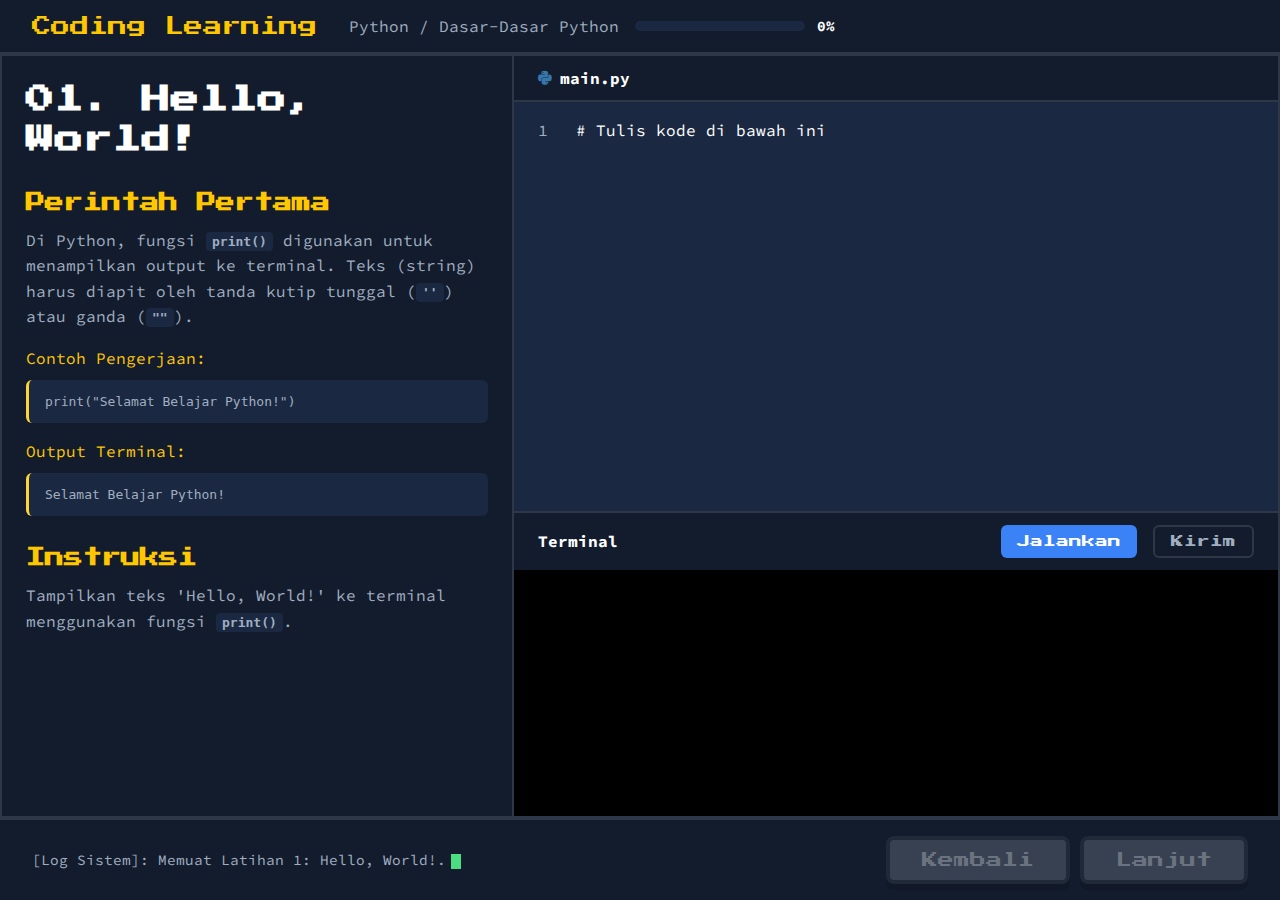
<file: lab-python.html>
<!DOCTYPE html>
<html lang="id">
<head>
    <meta charset="UTF-8">
    <meta name="viewport" content="width=device-width, initial-scale=1.0">
    <title>Lab Python - Coding Learn</title>
    <link rel="preconnect" href="https://fonts.googleapis.com">
    <link rel="preconnect" href="https://fonts.gstatic.com" crossorigin>
    <link href="https://fonts.googleapis.com/css2?family=Press+Start+2P&display=swap" rel="stylesheet">
    <link href="https://fonts.googleapis.com/css2?family=Source+Code+Pro:wght@400;500;700&display=swap" rel="stylesheet">
    <link rel="stylesheet" href="https://cdnjs.cloudflare.com/ajax/libs/font-awesome/6.6.0/css/all.min.css">
    
    <style>
        :root {
            --bg-dark-primary: #0E1623;
            --bg-dark-secondary: #121C2D;
            --bg-editor: #1A2841;
            --text-primary: #FFFFFF;
            --text-secondary: #a0aec0;
            --border-color: #2d3748;
            --yellow: #ffc700;
            --green: #4ade80;
            --red: #f87171;
            --blue: #3b82f6;
            --python-blue: #3776ab;
            --python-yellow: #ffd43b;
            --pixel-yellow-border: #c58d0d;
            --pixel-yellow-shadow: #946300;
        }
        * { margin: 0; padding: 0; box-sizing: border-box; }
        body {
            background-color: var(--bg-dark-primary);
            color: var(--text-primary);
            font-family: 'Source Code Pro', monospace;
            display: flex;
            flex-direction: column;
            height: 100vh;
            overflow: hidden;
        }
        .lab-header {
            display: flex; align-items: center; padding: 1rem 2rem; background-color: var(--bg-dark-secondary); border-bottom: 2px solid var(--border-color); flex-shrink: 0;
        }
        .lab-header .brand {
            font-family: 'Press Start 2P', cursive; font-size: 1.2rem; color: var(--yellow); text-decoration: none;
        }
        .lab-header .breadcrumb {
            margin-left: 2rem; color: var(--text-secondary);
        }
        .lab-header .progress-bar-container {
            display: flex;
            align-items: center;
            margin-left: 1rem;
            flex-grow: 1; 
            max-width: 200px;
        }
        .lab-header .progress-bar {
            width: 100%; height: 10px; background-color: var(--bg-editor); border-radius: 5px; overflow: hidden;
        }
        .lab-header .progress-bar-fill {
            height: 100%; background-color: var(--green); border-radius: 5px; transition: width 0.3s ease;
        }
        .lab-header .progress-percent {
            margin-left: 0.75rem; font-size: 0.9rem; font-weight: bold;
        }
        .lab-main {
            display: grid;
            grid-template-columns: 1fr 1.5fr; /* Dua kolom */
            flex-grow: 1;
            gap: 2px;
            background-color: var(--border-color);
            padding: 2px;
            height: calc(100vh - 120px);
        }
        .panel {
            background-color: var(--bg-dark-secondary);
            padding: 1.5rem;
            overflow-y: auto;
        }
        .panel-instructions h1 {
            font-family: 'Press Start 2P', cursive; font-size: 1.8rem; margin-bottom: 2rem; line-height: 1.4;
        }
        .panel-instructions h2 {
            font-family: 'Press Start 2P', cursive; font-size: 1.2rem; color: var(--yellow); margin-bottom: 1rem; margin-top: 2rem;
        }
        .panel-instructions p {
            color: var(--text-secondary); line-height: 1.6; margin-bottom: 1rem;
        }
        .panel-instructions code {
            background-color: var(--bg-editor); padding: 2px 6px; border-radius: 4px; font-weight: bold;
        }
        .panel-instructions .code-block { 
            display: block; 
            background-color: var(--bg-editor); 
            padding: 0.75rem 1rem; 
            margin-top: 0.5rem; 
            margin-bottom: 1rem;
            border-radius: 6px; 
            white-space: pre-wrap;
            line-height: 1.5;
            font-weight: normal;
            border-left: 3px solid var(--python-yellow);
        }
        .panel-instructions b { 
            color: var(--yellow); 
            font-weight: normal;
        }
        
        .panel-interactive {
            display: flex;
            flex-direction: column;
            background-color: var(--bg-dark-secondary);
            padding: 0;
            overflow: hidden;
        }
        .editor-container {
            flex: 6; /* Memberi lebih banyak ruang untuk editor */
            display: flex;
            flex-direction: column;
            position: relative;
        }
        .editor-header {
            padding: 0.75rem 1.5rem; background-color: var(--bg-dark-secondary); font-weight: bold; display: flex; align-items: center; gap: 0.5rem; flex-shrink: 0;
            border-bottom: 2px solid var(--border-color);
        }
        .editor-header i { color: var(--python-blue); }
        .editor-area {
            display: flex; 
            flex-grow: 1; 
            position: relative;
            overflow-y: auto; /* PERBAIKAN: SCROLLBAR DI SINI */
            background-color: var(--bg-editor);
        }
        #line-numbers {
            padding: 1rem 0.75rem 1rem 1.5rem; font-size: 1rem; color: var(--text-secondary); text-align: right; user-select: none; line-height: 1.5;
        }
        #code-editor {
            flex-grow: 1; width: 100%; background-color: transparent; border: none; color: var(--text-primary); font-family: 'Source Code Pro', monospace; font-size: 1rem; padding: 1rem; resize: none; line-height: 1.5;
        }
        #code-editor:focus { outline: none; }
        
        .terminal-container {
            flex: 4; /* Memberi ruang yang cukup untuk terminal */
            display: flex;
            flex-direction: column;
            border-top: 2px solid var(--border-color);
        }
        .terminal-header {
            padding: 0.75rem 1.5rem; background-color: var(--bg-dark-secondary); font-weight: bold; display: flex; justify-content: space-between; align-items: center; flex-shrink: 0;
        }
        .terminal-controls {
            display: flex; gap: 1rem;
        }
        .terminal-btn {
            font-family: 'Press Start 2P', cursive; padding: 0.5rem 1rem; font-size: 0.8rem; border: none; border-radius: 6px; cursor: pointer; transition: background-color 0.2s;
        }
        .btn-run { background-color: var(--blue); color: white; }
        .btn-run:hover { background-color: #60a5fa; }
        .btn-submit { background-color: transparent; color: var(--text-secondary); border: 2px solid var(--border-color); }
        .btn-submit:hover { background-color: var(--border-color); color: var(--text-primary); }

        #terminal-output {
            width: 100%;
            height: 100%;
            border: none;
            flex-grow: 1;
            background-color: #000;
            padding: 1rem;
            color: white;
            font-family: 'Source Code Pro', monospace;
            overflow-y: auto;
            white-space: pre-wrap;
        }

        .lab-footer {
            display: flex; justify-content: space-between; align-items: center; padding: 1rem 2rem; background-color: var(--bg-dark-secondary); border-top: 2px solid var(--border-color); flex-shrink: 0;
        }
        .system-log {
            font-family: 'Source Code Pro', monospace; color: var(--text-secondary); font-size: 0.9rem;
        }
        .system-log .cursor {
            display: inline-block; background-color: var(--green); margin-left: 5px; width: 10px; height: 1em; animation: blink 1s infinite; vertical-align: middle;
        }
        @keyframes blink { 0%, 49% { opacity: 1; } 50%, 99% { opacity: 0; } 100% { opacity: 1; } }
        .nav-buttons .pixel-btn { padding: 0.75rem 2rem; font-size: 1rem; }
        .pixel-btn {
            font-family: 'Press Start 2P', cursive; text-decoration: none; cursor: pointer; border: 4px solid; position: relative; top: 0; transition: all 0.1s ease-in-out; border-radius: 8px;
        }
        .pixel-btn:active { top: 6px; box-shadow: none; }
        .pixel-btn.yellow {
            background-color: var(--yellow); color: var(--bg-dark-primary); border-color: var(--pixel-yellow-border); box-shadow: 0 6px 0 0 var(--pixel-yellow-shadow);
        }
        .pixel-btn.gray { background-color: #4b5563; color: var(--text-secondary); border-color: #1f2937; box-shadow: 0 6px 0 0 #111827; }
        .pixel-btn:disabled {
            background-color: #374151; color: #6b7280; border-color: #1f2937; box-shadow: 0 6px 0 0 #111827; cursor: not-allowed; top: 0;
        }
        .pixel-btn:disabled:active { top: 0; }
        .feedback-modal-overlay {
            position: fixed; top: 0; left: 0; width: 100%; height: 100%; background-color: rgba(0, 0, 0, 0.7); display: none; justify-content: center; align-items: center; z-index: 1000;
        }
        .feedback-modal-content {
            background-color: var(--bg-dark-secondary); border: 2px solid var(--border-color); padding: 2.5rem 3rem; text-align: center; font-family: 'Press Start 2P', cursive; box-shadow: 0 10px 0 0 #000;
        }
        .feedback-modal-content h3 { font-size: 1.5rem; margin-bottom: 1.5rem; }
        .feedback-modal-content.success h3 { color: var(--green); }
        .feedback-modal-content.error h3 { color: var(--red); }
    </style>
</head>
<body>

    <header class="lab-header">
        <a href="belajar-python.html" class="brand">Coding Learning</a>
        <div class="breadcrumb" id="breadcrumb">Python / ...</div>
        <div class="progress-bar-container">
            <div class="progress-bar"><div class="progress-bar-fill" id="progress-fill"></div></div>
            <span class="progress-percent" id="progress-percent">0%</span>
        </div>
    </header>

    <main class="lab-main">
        <div class="panel panel-instructions" id="instructions-panel"></div>
        <div class="panel-interactive">
            <div class="editor-container">
                <div class="editor-header"><i class="fa-brands fa-python"></i><span>main.py</span></div>
                <div class="editor-area">
                    <div id="line-numbers"></div>
                    <textarea id="code-editor" spellcheck="false"></textarea>
                </div>
            </div>
            <div class="terminal-container">
                <div class="terminal-header">
                    <span>Terminal</span>
                    <div class="terminal-controls">
                        <button class="terminal-btn btn-run" id="run-btn">Jalankan</button>
                        <button class="terminal-btn btn-submit" id="submit-btn">Kirim</button>
                    </div>
                </div>
                <div id="terminal-output"></div>
            </div>
        </div>
    </main>

    <footer class="lab-footer">
        <div class="system-log">
            <span id="log-message">[Log Sistem]: Memulai...</span><span class="cursor"></span>
        </div>
        <div class="nav-buttons">
            <button class="pixel-btn gray" id="back-btn">Kembali</button>
            <button class="pixel-btn yellow" id="next-btn">Lanjut</button>
        </div>
    </footer>
    
    <div class="feedback-modal-overlay" id="feedback-modal">
        <div class="feedback-modal-content" id="modal-content">
            <h3 id="modal-title"></h3>
            <button class="pixel-btn yellow" id="modal-close-btn">Lanjutkan</button>
        </div>
    </div>

    <script>
    document.addEventListener('DOMContentLoaded', () => {
        const UIElements = {
            codeEditor: document.getElementById('code-editor'),
            terminalOutput: document.getElementById('terminal-output'),
            runBtn: document.getElementById('run-btn'),
            submitBtn: document.getElementById('submit-btn'),
            lineNumbers: document.getElementById('line-numbers'),
            instructionsPanel: document.getElementById('instructions-panel'),
            breadcrumb: document.getElementById('breadcrumb'),
            progressFill: document.getElementById('progress-fill'),
            progressPercent: document.getElementById('progress-percent'),
            logMessage: document.getElementById('log-message'),
            nextBtn: document.getElementById('next-btn'),
            backBtn: document.getElementById('back-btn'),
            feedbackModal: document.getElementById('feedback-modal'),
            modalContent: document.getElementById('modal-content'),
            modalTitle: document.getElementById('modal-title'),
            modalCloseBtn: document.getElementById('modal-close-btn'),
        };

        const commentText = '# Tulis kode di bawah ini';
        const localStorageKey = 'pythonLabProgress';

        const allExercises = [
            // Chapter 1: Dasar-Dasar Python
            { id: 1, chapter: 1, chapterName: "Dasar-Dasar Python", name: "Hello, World!", solution: { regex: /print\s*\(\s*["']Hello, World!["']\s*\)/ }, content: { title: "01. Hello, World!", h2: "Perintah Pertama", paragraphs: ["Di Python, fungsi <code>print()</code> digunakan untuk menampilkan output ke terminal. Teks (string) harus diapit oleh tanda kutip tunggal (<code>''</code>) atau ganda (<code>\"\"</code>).", "<b>Contoh Pengerjaan:</b><code class='code-block'>print(\"Selamat Belajar Python!\")</code><b>Output Terminal:</b><code class='code-block'>Selamat Belajar Python!</code>"], instructions: "Tampilkan teks 'Hello, World!' ke terminal menggunakan fungsi <code>print()</code>."}},
            { id: 2, chapter: 1, chapterName: "Dasar-Dasar Python", name: "Komentar", solution: { regex: /#.+/, validateWithComments: true }, content: { title: "02. Komentar", h2: "Meninggalkan Catatan", paragraphs: ["Komentar adalah baris yang diabaikan oleh Python. Komentar dimulai dengan tanda pagar (<code>#</code>) dan berguna untuk memberikan penjelasan pada kode.", "<b>Contoh Pengerjaan:</b><code class='code-block'># Ini adalah variabel untuk skor pemain\nskor = 100</code><b>Output Terminal:</b><code class='code-block'>(Tidak ada output)</code>"], instructions: "Tulis komentar satu baris apa pun di editor."}},
            { id: 3, chapter: 1, chapterName: "Dasar-Dasar Python", name: "Variabel", solution: { regex: /\w+\s*=\s*.+/ }, content: { title: "03. Variabel", h2: "Menyimpan Data", paragraphs: ["Variabel adalah nama yang kita berikan untuk menyimpan data. Tidak seperti bahasa lain, Anda tidak perlu mendeklarasikan tipe variabel di Python.", "<b>Contoh Pengerjaan:</b><code class='code-block'>nama = \"Budi\"\numur = 20\nprint(nama)\nprint(umur)</code><b>Output Terminal:</b><code class='code-block'>Budi\n20</code>"], instructions: "Buat variabel bernama <code>planet</code> dan berikan nilai string 'Bumi'."}},
            { id: 4, chapter: 1, chapterName: "Dasar-Dasar Python", name: "Tipe Data", solution: { regex: /jarak\s*=\s*\d+\s*\nkecepatan\s*=\s*\d+\.\d+/ }, content: { title: "04. Tipe Data", h2: "Jenis-Jenis Data", paragraphs: ["Python memiliki beberapa tipe data dasar, termasuk <code>int</code> (bilangan bulat), <code>float</code> (bilangan desimal), dan <code>str</code> (string).", "<b>Contoh Pengerjaan:</b><code class='code-block'>jumlah_murid = 30 # Ini int\ntinggi_badan = 175.5 # Ini float\nprint(type(jumlah_murid))\nprint(type(tinggi_badan))</code><b>Output Terminal:</b><code class='code-block'>&lt;class 'int'&gt;\n&lt;class 'float'&gt;</code>"], instructions: "Buat variabel <code>jarak</code> dengan nilai integer 150, dan variabel <code>kecepatan</code> dengan nilai float 60.5."}},
            { id: 5, chapter: 1, chapterName: "Dasar-Dasar Python", name: "F-Strings", solution: { regex: /print\(\s*f["'].*\{.*\}.*["']\s*\)/ }, content: { title: "05. F-Strings", h2: "Format String Modern", paragraphs: ["F-string adalah cara mudah untuk menyisipkan variabel ke dalam string. Awali string dengan huruf <code>f</code> dan letakkan nama variabel di dalam kurung kurawal <code>{}</code>.", "<b>Contoh Pengerjaan:</b><code class='code-block'>buah = \"Apel\"\nharga = 5000\nprint(f\"Harga {buah} adalah {harga}\")</code><b>Output Terminal:</b><code class='code-block'>Harga Apel adalah 5000</code>"], instructions: "Buat variabel <code>nama</code> dan <code>kota</code>. Gunakan f-string untuk mencetak kalimat 'Nama saya [nama], saya dari [kota].'"}},
            
            // Chapter 2: Struktur Data
            { id: 6, chapter: 2, chapterName: "Struktur Data", name: "List", solution: { regex: /\w+\s*=\s*\[.*,.*\]/ }, content: { title: "06. List", h2: "Kumpulan Data Terurut", paragraphs: ["List adalah kumpulan item yang terurut dan dapat diubah. List dibuat dengan kurung siku <code>[]</code>.", "<b>Contoh Pengerjaan:</b><code class='code-block'>angka = [2, 4, 6, 8]\nprint(angka)</code><b>Output Terminal:</b><code class='code-block'>[2, 4, 6, 8]</code>"], instructions: "Buat sebuah list bernama <code>hewan</code> yang berisi 'kucing', 'anjing', dan 'burung'."}},
            { id: 7, chapter: 2, chapterName: "Struktur Data", name: "Mengakses List", solution: { regex: /\w+\[\d+\]/ }, content: { title: "07. Mengakses List", h2: "Mengambil Item dari List", paragraphs: ["Sama seperti bahasa lain, item dalam list diakses menggunakan indeks, yang dimulai dari 0.", "<b>Contoh Pengerjaan:</b><code class='code-block'>kota = [\"Jakarta\", \"Surabaya\", \"Bandung\"]\nprint(kota[1])</code><b>Output Terminal:</b><code class='code-block'>Surabaya</code>"], instructions: "Akses item kedua ('anjing') dari list <code>hewan</code> yang telah Anda buat."}},
            { id: 8, chapter: 2, chapterName: "Struktur Data", name: "Metode .append()", solution: { regex: /\w+\.append\s*\(/ }, content: { title: "08. Menambah ke List", h2: "Metode .append()", paragraphs: ["Anda dapat menambahkan item baru ke akhir list menggunakan metode <code>.append()</code>.", "<b>Contoh Pengerjaan:</b><code class='code-block'>belanja = [\"roti\"]\nbelanja.append(\"susu\")\nprint(belanja)</code><b>Output Terminal:</b><code class='code-block'>['roti', 'susu']</code>"], instructions: "Tambahkan 'ikan' ke dalam list <code>hewan</code>."}},
            { id: 9, chapter: 2, chapterName: "Struktur Data", name: "Dictionary", solution: { regex: /\w+\s*=\s*\{.*:.*,.*:.*\}/ }, content: { title: "09. Dictionary", h2: "Pasangan Key-Value", paragraphs: ["Dictionary adalah kumpulan data yang tidak terurut yang disimpan sebagai pasangan kunci:nilai. Dibuat dengan kurung kurawal <code>{}</code>.", "<b>Contoh Pengerjaan:</b><code class='code-block'>data_diri = {\"nama\": \"Citra\", \"umur\": 22}\nprint(data_diri)</code><b>Output Terminal:</b><code class='code-block'>{'nama': 'Citra', 'umur': 22}</code>"], instructions: "Buat dictionary bernama <code>mobil</code> dengan key 'merek' bernilai 'Toyota' dan key 'tahun' bernilai 2021."}},
            { id: 10, chapter: 2, chapterName: "Struktur Data", name: "Mengakses Dictionary", solution: { regex: /\w+\[["']\w+["']\]/ }, content: { title: "10. Mengakses Dictionary", h2: "Mengambil Nilai dari Key", paragraphs: ["Nilai dalam dictionary diakses menggunakan kuncinya, bukan indeks.", "<b>Contoh Pengerjaan:</b><code class='code-block'>data_diri = {\"nama\": \"Citra\", \"umur\": 22}\nprint(data_diri[\"nama\"])</code><b>Output Terminal:</b><code class='code-block'>Citra</code>"], instructions: "Akses nilai dari key 'merek' pada dictionary <code>mobil</code>."}},

            // Chapter 3: Logika & Perulangan
            { id: 11, chapter: 3, chapterName: "Logika & Perulangan", name: "Operator Perbandingan", solution: { regex: /if\s+\w+\s*==\s*["']\w+["']\s*:/ }, content: { title: "11. Operator Perbandingan", h2: "Membandingkan Nilai", paragraphs: ["Python menggunakan operator seperti <code>==</code> (sama dengan), <code>!=</code> (tidak sama dengan), <code>></code>, dan <code><</code> untuk membandingkan nilai.", "<b>Contoh Pengerjaan:</b><code class='code-block'>nilai = 80\nprint(nilai > 75)</code><b>Output Terminal:</b><code class='code-block'>True</code>"], instructions: "Gunakan pernyataan <code>if</code> untuk memeriksa apakah sebuah variabel <code>kata</code> sama dengan 'python'."}},
            { id: 12, chapter: 3, chapterName: "Logika & Perulangan", name: "if...else", solution: { regex: /if\s+.*:\s*\n\s+.*\nelse:/s }, content: { title: "12. Pernyataan if...else", h2: "Dua Cabang Logika", paragraphs: ["Struktur <code>if...else</code> memungkinkan Anda menjalankan satu blok kode jika kondisi benar, dan blok lain jika salah. Perhatikan indentasi (spasi di awal baris)!", "<b>Contoh Pengerjaan:</b><code class='code-block'>suhu = 30\nif suhu > 28:\n    print(\"Cuaca panas\")\nelse:\n    print(\"Cuaca sejuk\")</code><b>Output Terminal:</b><code class='code-block'>Cuaca panas</code>"], instructions: "Buat pernyataan <code>if...else</code> yang memeriksa apakah <code>umur</code> lebih besar dari 17. Jika ya, cetak 'Dewasa', jika tidak, cetak 'Anak-anak'."}},
            { id: 13, chapter: 3, chapterName: "Logika & Perulangan", name: "if...elif...else", solution: { regex: /if\s+.*:\s*\n\s+.*\nelif\s+.*:/s }, content: { title: "13. Pernyataan elif", h2: "Banyak Kondisi", paragraphs: ["Gunakan <code>elif</code> (singkatan dari else if) untuk memeriksa beberapa kondisi secara berurutan.", "<b>Contoh Pengerjaan:</b><code class='code-block'>nilai = 85\nif nilai >= 90:\n    print(\"A\")\nelif nilai >= 80:\n    print(\"B\")\nelse:\n    print(\"C\")</code><b>Output Terminal:</b><code class='code-block'>B</code>"], instructions: "Buat rantai <code>if-elif-else</code> untuk memeriksa variabel <code>skor</code>. Jika > 100 cetak 'Juara', jika > 50 cetak 'Bagus', selain itu cetak 'Coba lagi'."}},
            { id: 14, chapter: 3, chapterName: "Logika & Perulangan", name: "Loop For", solution: { regex: /for\s+\w+\s+in\s+\w+\s*:/ }, content: { title: "14. Loop For", h2: "Iterasi Atas Item", paragraphs: ["Loop <code>for</code> di Python digunakan untuk melakukan iterasi (mengunjungi satu per satu) item dari sebuah urutan, seperti list.", "<b>Contoh Pengerjaan:</b><code class='code-block'>buah_buahan = [\"apel\", \"mangga\"]\nfor buah in buah_buahan:\n    print(buah)</code><b>Output Terminal:</b><code class='code-block'>apel\nmangga</code>"], instructions: "Gunakan loop <code>for</code> untuk mencetak setiap item dari sebuah list."}},
            { id: 15, chapter: 3, chapterName: "Logika & Perulangan", name: "Fungsi range()", solution: { regex: /for\s+\w+\s+in\s+range\(\d+\)\s*:/ }, content: { title: "15. Loop dengan range()", h2: "Iterasi Berjumlah", paragraphs: ["Untuk menjalankan loop sebanyak jumlah tertentu, gunakan fungsi <code>range()</code>.", "<b>Contoh Pengerjaan:</b><code class='code-block'>for i in range(3):\n    print(f\"Putaran ke-{i+1}\")</code><b>Output Terminal:</b><code class='code-block'>Putaran ke-1\nPutaran ke-2\nPutaran ke-3</code>"], instructions: "Gunakan <code>range(5)</code> dalam sebuah loop <code>for</code> untuk mencetak angka dari 0 hingga 4."}},

            // Chapter 4: Fungsi
            { id: 16, chapter: 4, chapterName: "Fungsi", name: "Membuat Fungsi", solution: { regex: /def\s+\w+\(\s*\)\s*:/ }, content: { title: "16. Membuat Fungsi", h2: "Blok Kode Bernama", paragraphs: ["Fungsi adalah blok kode yang dapat digunakan kembali. Didefinisikan dengan kata kunci <code>def</code>.", "<b>Contoh Pengerjaan:</b><code class='code-block'>def sapa():\n    print(\"Halo dari dalam fungsi!\")\n\nsapa() # memanggil fungsi</code><b>Output Terminal:</b><code class='code-block'>Halo dari dalam fungsi!</code>"], instructions: "Buat sebuah fungsi sederhana bernama <code>ucapkan_selamat</code>."}},
            { id: 17, chapter: 4, chapterName: "Fungsi", name: "Parameter", solution: { regex: /def\s+\w+\(\s*\w+\s*\)\s*:/ }, content: { title: "17. Parameter Fungsi", h2: "Memberi Input ke Fungsi", paragraphs: ["Fungsi dapat menerima data input yang disebut parameter. Parameter ditulis di dalam tanda kurung.", "<b>Contoh Pengerjaan:</b><code class='code-block'>def sapa_nama(nama):\n    print(f\"Halo, {nama}!\")\n\nsapa_nama(\"Eka\")</code><b>Output Terminal:</b><code class='code-block'>Halo, Eka!</code>"], instructions: "Ubah fungsi <code>ucapkan_selamat</code> agar menerima satu parameter bernama <code>nama</code>."}},
            { id: 18, chapter: 4, chapterName: "Fungsi", name: "Return Value", solution: { regex: /def\s+.*\s*:\s*\n\s+return\s+/s }, content: { title: "18. Nilai Kembali", h2: "Mengembalikan Output", paragraphs: ["Fungsi dapat mengembalikan nilai menggunakan kata kunci <code>return</code>. Nilai ini kemudian bisa disimpan dalam variabel.", "<b>Contoh Pengerjaan:</b><code class='code-block'>def kuadrat(angka):\n    return angka * angka\n\nhasil = kuadrat(4)\nprint(hasil)</code><b>Output Terminal:</b><code class='code-block'>16</code>"], instructions: "Buat fungsi <code>tambah</code> yang menerima dua parameter dan mengembalikan hasil penjumlahannya."}},
            { id: 19, chapter: 4, chapterName: "Fungsi", name: "Default Argument", solution: { regex: /def\s+\w+\(\s*\w+\s*=\s*.*,?\s*\)\s*:/ }, content: { title: "19. Argumen Default", h2: "Parameter Opsional", paragraphs: ["Anda dapat memberikan nilai default ke parameter. Jika saat pemanggilan fungsi argumen tidak diberikan, nilai default akan digunakan.", "<b>Contoh Pengerjaan:</b><code class='code-block'>def sapa(nama=\"Pengguna\"):\n    print(f\"Halo, {nama}\")\n\nsapa()\nsapa(\"Budi\")</code><b>Output Terminal:</b><code class='code-block'>Halo, Pengguna\nHalo, Budi</code>"], instructions: "Buat fungsi <code>daya</code> yang menerima parameter <code>volt</code> dan <code>ampere</code> dengan nilai default 5."}},
        ];

        let currentExerciseIndex = 0;
        let progress = {};

        function saveProgress() {
            localStorage.setItem(localStorageKey, JSON.stringify(progress));
        }

        function loadProgress() {
            progress = JSON.parse(localStorage.getItem(localStorageKey)) || {};
        }

        function updateSystemLog(message) {
            UIElements.logMessage.textContent = `[Log Sistem]: ${message}`;
        }
        
        function updateChapterProgress() {
            const currentChapter = allExercises[currentExerciseIndex].chapter;
            const exercisesInChapter = allExercises.filter(ex => ex.chapter === currentChapter);
            const completedInChapter = exercisesInChapter.filter(ex => progress[ex.id]?.isCompleted).length;
            const chapterProgress = (completedInChapter / exercisesInChapter.length) * 100;
            UIElements.progressFill.style.width = `${chapterProgress}%`;
            UIElements.progressPercent.textContent = `${Math.round(chapterProgress)}%`;
        }
        
        function loadExercise(index) {
            currentExerciseIndex = index;
            const exercise = allExercises[index];
            UIElements.breadcrumb.textContent = `Python / ${exercise.chapterName}`;
            UIElements.instructionsPanel.innerHTML = `<h1>${exercise.content.title}</h1><h2>${exercise.content.h2}</h2>${exercise.content.paragraphs.map(p => `<p>${p}</p>`).join('')}<h2>Instruksi</h2><p>${exercise.content.instructions}</p>`;
            UIElements.codeEditor.value = progress[exercise.id]?.userCode || commentText;
            updateChapterProgress();
            runCode();
            updateLineNumbers();
            UIElements.backBtn.disabled = index === 0;
            const isLastExercise = index === allExercises.length - 1;
            const isCompleted = progress[exercise.id]?.isCompleted || false;
            UIElements.nextBtn.disabled = !isLastExercise && !isCompleted;
            UIElements.nextBtn.textContent = (isLastExercise && isCompleted) ? "Selesai" : "Lanjut";
            updateSystemLog(`Memuat Latihan ${exercise.id}: ${exercise.name}.`);
        }

        function updateLineNumbers() {
            const lines = UIElements.codeEditor.value.split('\n').length;
            UIElements.lineNumbers.innerHTML = Array.from({ length: lines }, (_, i) => `<div>${i + 1}</div>`).join('');
        }

        function validateCode(userInput) {
            const exercise = allExercises[currentExerciseIndex];
            const solution = exercise.solution;
            if (!solution.regex) return false;

            let codeToTest = userInput;
            
            if (!solution.validateWithComments) {
                codeToTest = userInput.replace(/#.*$/gm, '');
            }

            return solution.regex.test(codeToTest);
        }

        // PERBAIKAN: Fungsi runCode() yang lebih baik
        function runCode() {
            UIElements.terminalOutput.textContent = '';
            const userCode = UIElements.codeEditor.value.replace(commentText, '').trim();
            const lines = userCode.split('\n');
            const variables = {};
            const outputLines = [];

            lines.forEach(line => {
                try {
                    // Coba deteksi assignment variabel: var = value
                    const assignmentMatch = line.match(/^\s*(\w+)\s*=\s*(.*)/);
                    if (assignmentMatch) {
                        const varName = assignmentMatch[1];
                        let varValue = assignmentMatch[2].trim();
                        variables[varName] = varValue;
                        return; // Lanjut ke baris berikutnya
                    }
                    
                    // Coba deteksi print: print(...)
                    const printMatch = line.match(/print\((.*)\)/);
                    if (printMatch) {
                        let content = printMatch[1].trim();
                        let valueToPrint = content;

                        // Cek apakah konten adalah variabel yang sudah disimpan
                        if (variables[content]) {
                           valueToPrint = variables[content];
                        }

                        // Hapus kutip jika itu string literal
                        if ((valueToPrint.startsWith("'") && valueToPrint.endsWith("'")) || (valueToPrint.startsWith('"') && valueToPrint.endsWith('"'))) {
                             valueToPrint = valueToPrint.slice(1, -1);
                        }

                        outputLines.push(valueToPrint);
                    }
                } catch (e) {
                    // Abaikan error parsing sederhana
                }
            });

            if (outputLines.length > 0) {
                UIElements.terminalOutput.textContent = outputLines.join('\n');
            } else if (userCode) {
                UIElements.terminalOutput.textContent = `[Proses selesai tanpa output print]`;
            }
        }
        
        function submitAnswer() {
            const currentId = allExercises[currentExerciseIndex].id;
            progress[currentId] = { ...progress[currentId], userCode: UIElements.codeEditor.value };

            if (validateCode(UIElements.codeEditor.value)) {
                progress[currentId].isCompleted = true;
                showFeedbackModal("Benar!", true);
                updateSystemLog("Jawaban benar. Kerja bagus!");
                if (currentExerciseIndex < allExercises.length - 1) {
                    UIElements.nextBtn.disabled = false;
                }
                if(currentExerciseIndex === allExercises.length - 1) {
                   UIElements.nextBtn.textContent = "Selesai";
                   UIElements.nextBtn.disabled = false;
                }
            } else {
                progress[currentId].isCompleted = false;
                showFeedbackModal("Kurang Tepat", false);
                updateSystemLog("Jawaban kurang tepat. Coba lagi.");
            }
            updateChapterProgress();
            saveProgress();
        }
        
        function showFeedbackModal(message, isSuccess) {
            UIElements.modalTitle.textContent = message;
            UIElements.modalContent.className = 'feedback-modal-content ' + (isSuccess ? 'success' : 'error');
            UIElements.feedbackModal.style.display = 'flex';
        }

        function navigate(direction) {
            progress[allExercises[currentExerciseIndex].id] = { ...progress[allExercises[currentExerciseIndex].id], userCode: UIElements.codeEditor.value };
            saveProgress();
            const newIndex = direction === 'next' ? currentExerciseIndex + 1 : currentExerciseIndex - 1;
            if (newIndex >= 0 && newIndex < allExercises.length) {
                loadExercise(newIndex);
            } else if (newIndex === allExercises.length) {
                window.location.href = "belajar-python.html";
            }
        }

        // --- Event Listeners ---
        UIElements.runBtn.addEventListener('click', runCode);
        UIElements.submitBtn.addEventListener('click', submitAnswer);
        UIElements.nextBtn.addEventListener('click', () => navigate('next'));
        UIElements.backBtn.addEventListener('click', () => navigate('back'));
        UIElements.codeEditor.addEventListener('input', updateLineNumbers);
        UIElements.codeEditor.addEventListener('scroll', () => { 
            if(UIElements.lineNumbers.scrollTop !== UIElements.codeEditor.scrollTop) {
                UIElements.lineNumbers.scrollTop = UIElements.codeEditor.scrollTop;
            }
        });
        UIElements.modalCloseBtn.addEventListener('click', () => { UIElements.feedbackModal.style.display = 'none'; });
        
        // --- Initial Load ---
        loadProgress(); 
        const urlParams = new URLSearchParams(window.location.search);
        const exerciseId = parseInt(urlParams.get('exercise')) || 1;
        const startIndex = allExercises.findIndex(e => e.id === exerciseId);
        loadExercise(startIndex !== -1 ? startIndex : 0);
    });
    </script>
</body>
</html>
</file>
